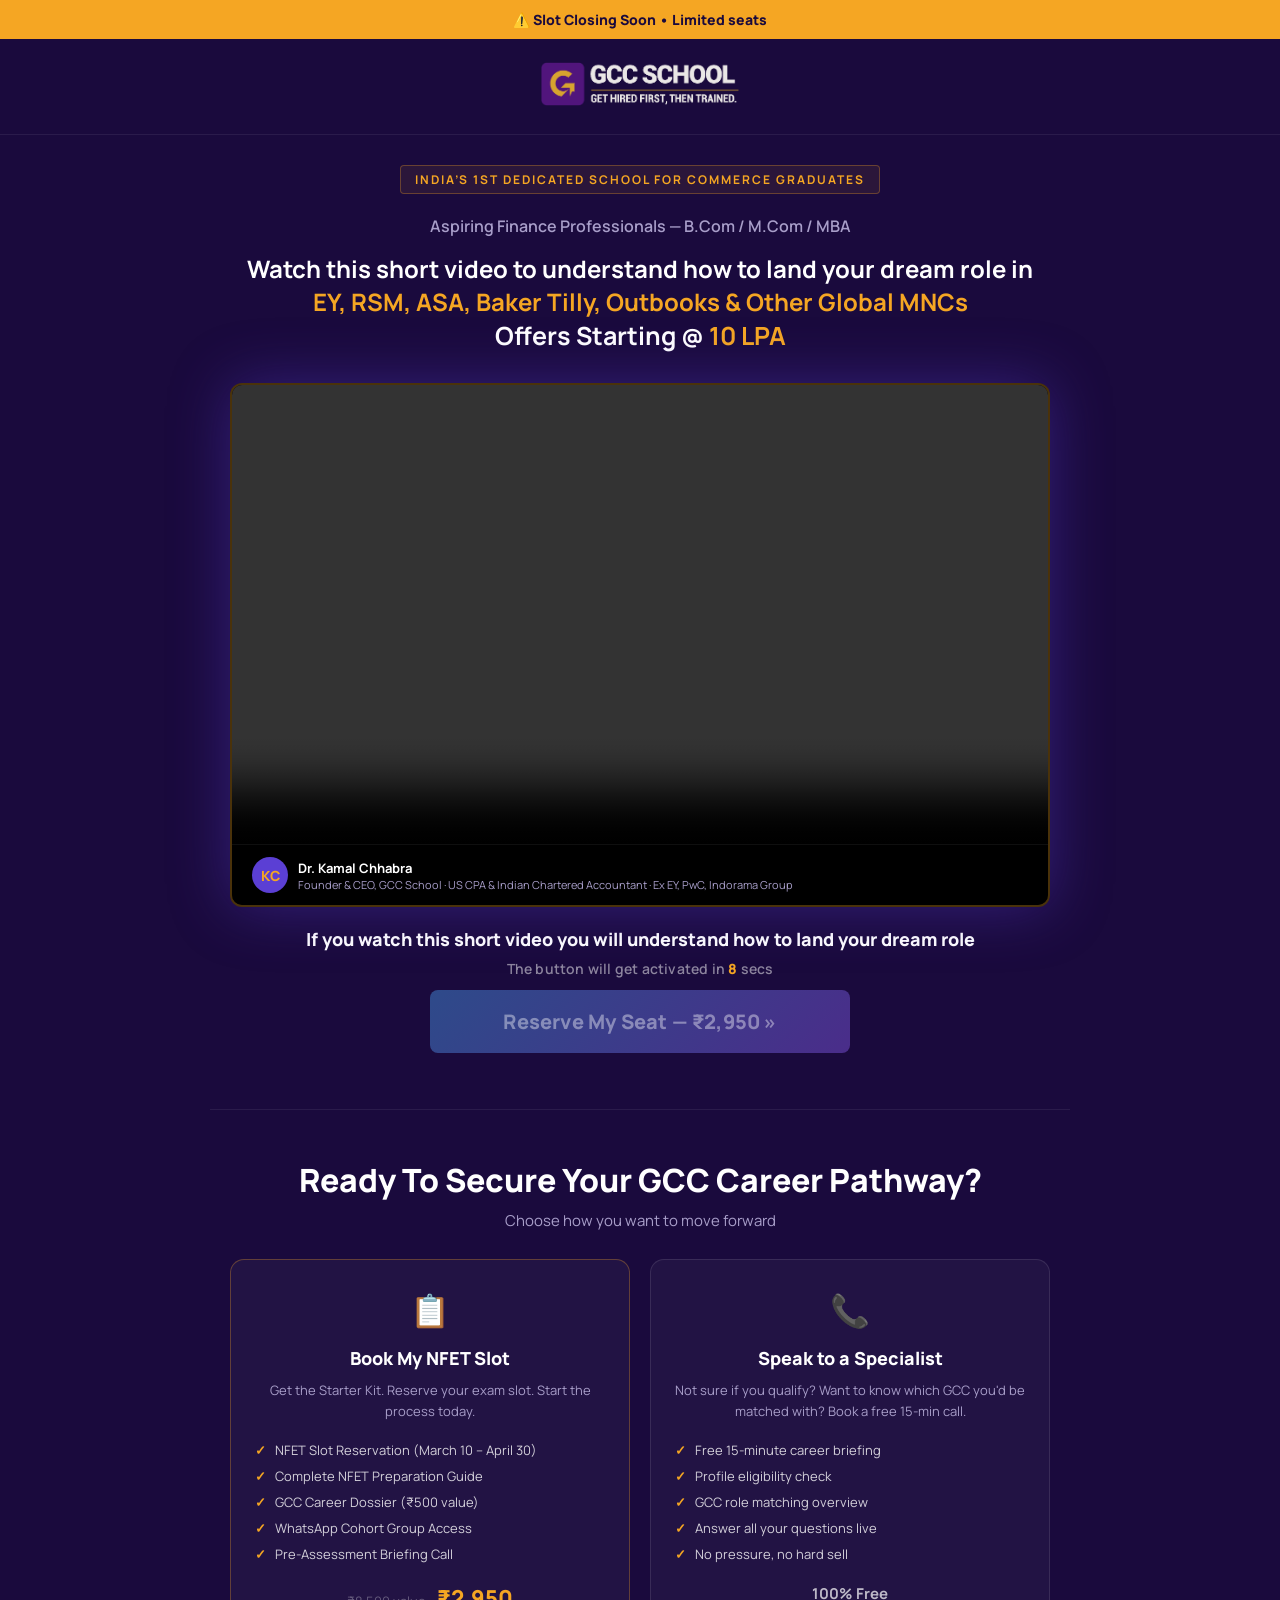
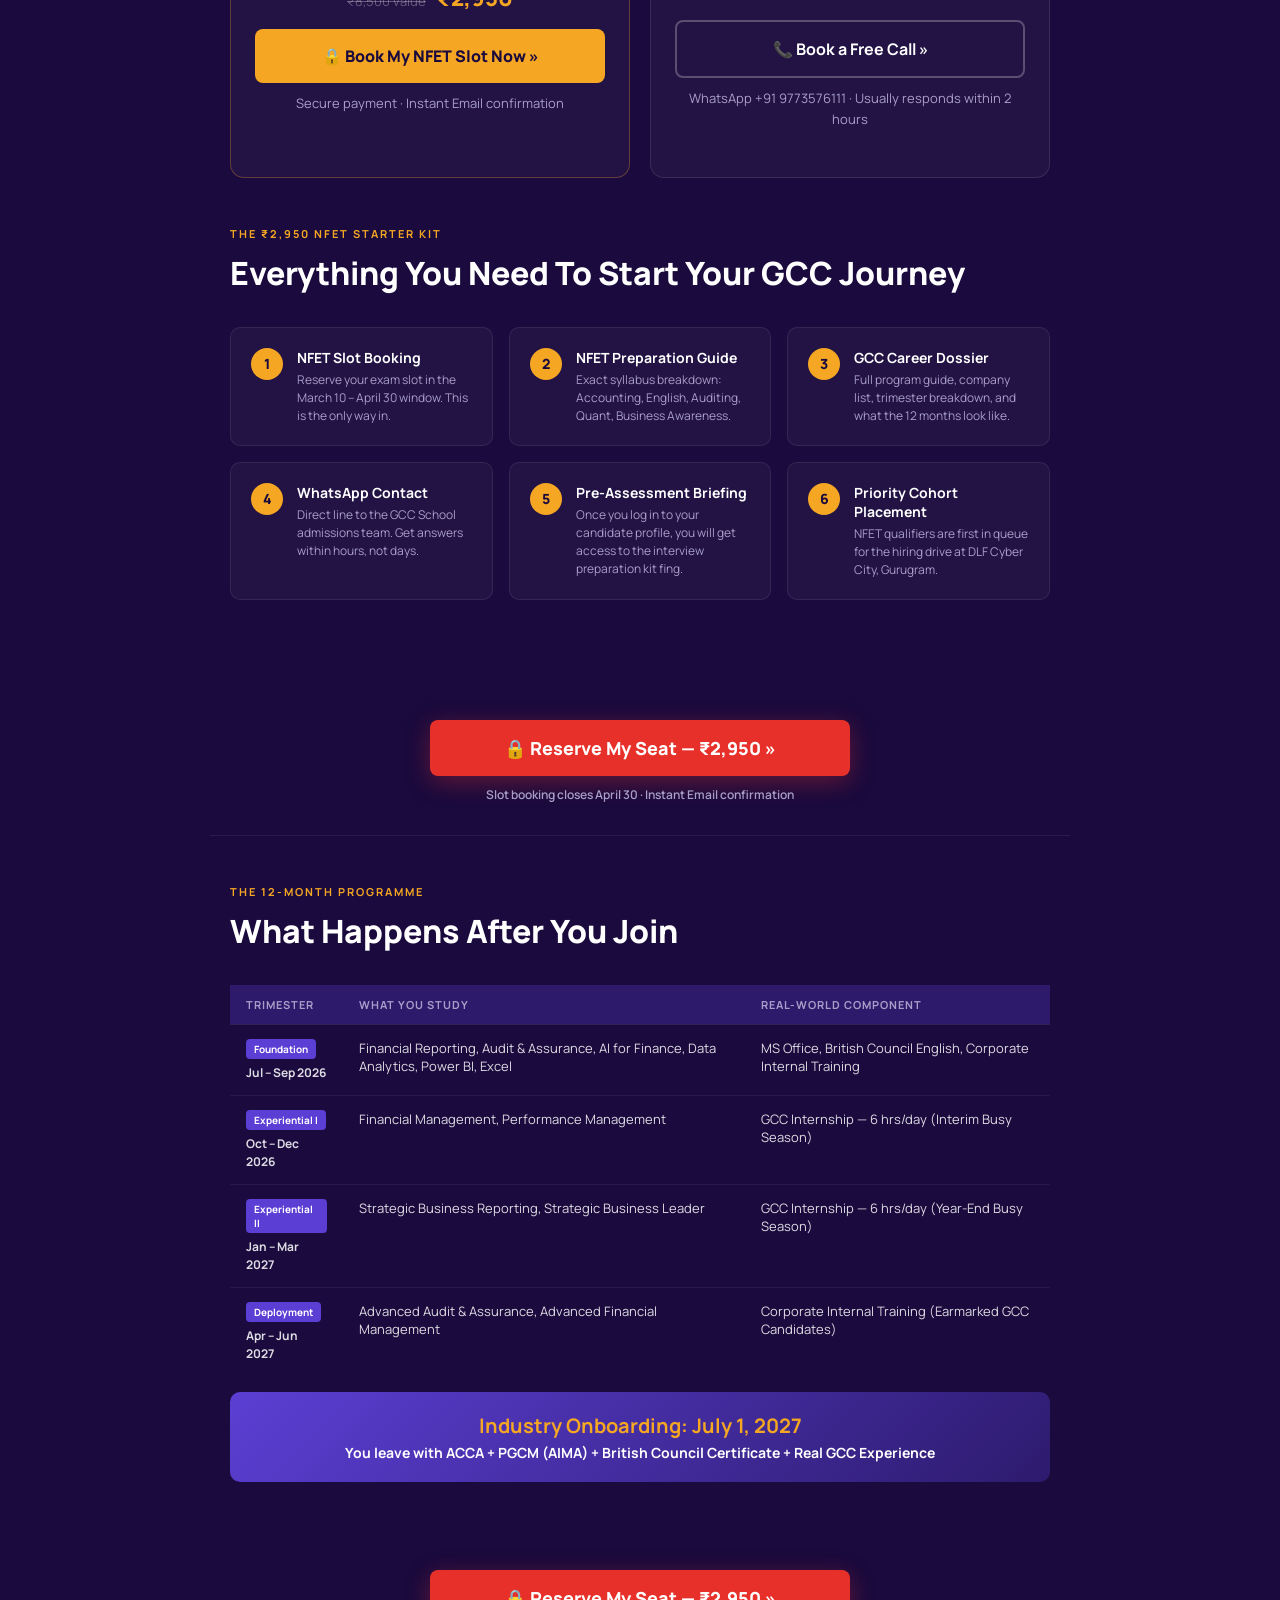
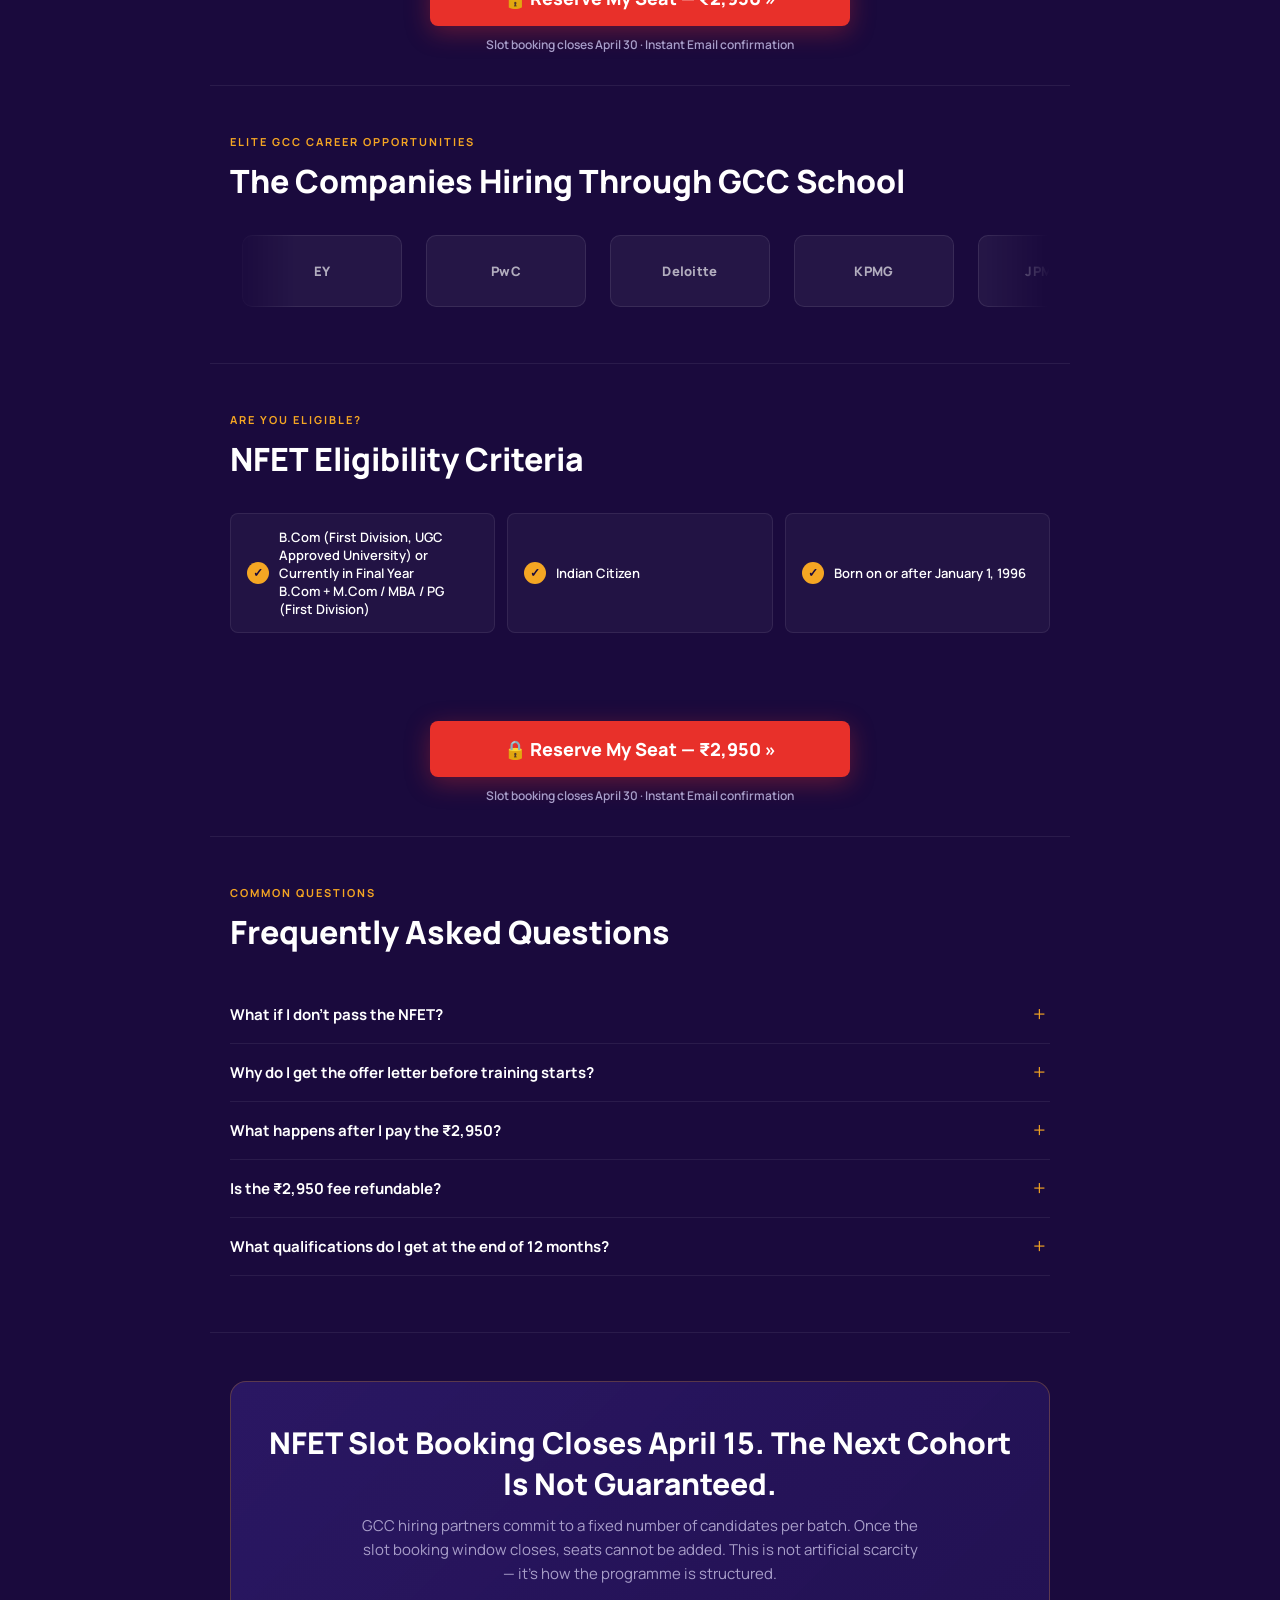
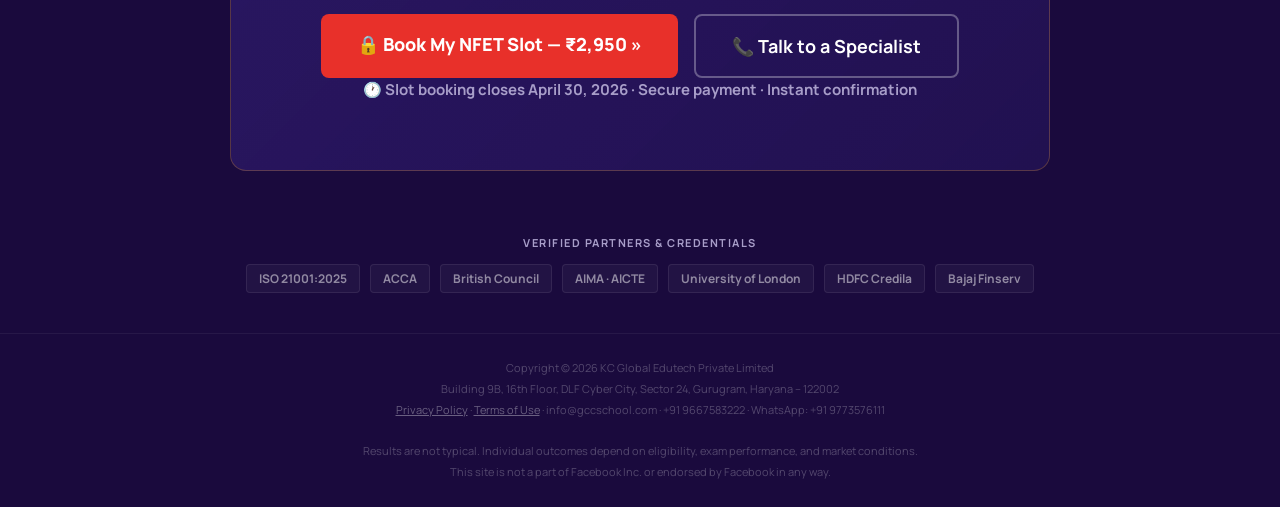
<file: index.html>
<!DOCTYPE html>
<html lang="en">

<head>
  <meta charset="UTF-8">
  <link rel="icon" type="image/png" href="./assets/gccschool.jpeg">
  <meta name="viewport" content="width=device-width, initial-scale=1.0">
  <meta http-equiv="Cache-Control" content="no-store, no-cache, must-revalidate, max-age=0">
  <meta http-equiv="Pragma" content="no-cache">
  <meta http-equiv="Expires" content="0">
  <title>GCC School — Watch How Placement Works</title>
  <link href="https://fonts.googleapis.com/css2?family=Bebas+Neue&family=Manrope:wght@400;500;600;700;800&display=swap"
    rel="stylesheet">
  <link rel="stylesheet" href="gcc_vsl_final.css">
  <!-- Meta Pixel Code -->
  <script>
    !function (f, b, e, v, n, t, s) {
      if (f.fbq) return; n = f.fbq = function () {
        n.callMethod ?
          n.callMethod.apply(n, arguments) : n.queue.push(arguments)
      };
      if (!f._fbq) f._fbq = n; n.push = n; n.loaded = !0; n.version = '2.0';
      n.queue = []; t = b.createElement(e); t.async = !0;
      t.src = v; s = b.getElementsByTagName(e)[0];
      s.parentNode.insertBefore(t, s)
    }(window, document, 'script',
      'https://connect.facebook.net/en_US/fbevents.js');
    fbq('init', '1308129784468579');
    fbq('track', 'Lead');
  </script>
  <noscript><img height="1" width="1" style="display:none"
      src="https://www.facebook.com/tr?id=1308129784468579&ev=PageView&noscript=1" /></noscript>
  <!-- End Meta Pixel Code -->

</head>

<body>
  <!-- URGENCY BAR -->
  <div class="urgency-bar">
    ⚠️ Slot Closing Soon • Limited seats
  </div>

  <!-- HEADER -->
  <div class="header">
    <div style="display:inline-block; position:relative; line-height:0;">
      <img src="../assets/GCC-School-Logo-White.jpeg" alt="GCC School" class="logo-image">
    </div>
  </div>


  <!-- HERO -->
  <div class="hero">

    <span class="pre-label">
      India’s 1st Dedicated School for Commerce Graduates
    </span>

    <p class="hero-sub">
      Aspiring Finance Professionals — B.Com / M.Com / MBA
    </p>

    <h2 class="h2">
      <b>Watch this short video to understand how to land your dream role </b> in <em> EY, RSM, ASA, Baker Tilly,
        Outbooks &
        Other
        Global MNCs</em>
    </h2>

    <p class="highlight-line">
      Offers Starting @ <strong>10 LPA</strong>
    </p>
  </div>

  <!-- VIDEO SECTION -->
  <div class="video-section">
    <div class="video-wrapper">
      <div class="video-container">
        <div id="videoEmbed" style="display:block; position:absolute; top:0; left:0; width:100%; height:100%;">

          <video id="videoPlayer" width="100%" height="100%" muted controls playsinline preload="auto"
            controlsList="nodownload"
            style="position:absolute; top:0; left:0; width:100%; height:100%; object-fit:cover;">
            <source
              src="https://pub-1c3aa4d882c24d66ac8e49a3fe6fbb71.r2.dev/static/videos/GCC%20VSL_BASIC%20CUTS.mp4"
              type="video/mp4">
          </video>

        </div>
      </div>
      <div class="video-caption">
        <div class="vc-avatar">KC</div>
        <div>
          <p class="vc-name">Dr. Kamal Chhabra</p>
          <p class="vc-title">Founder & CEO, GCC School · US CPA & Indian Chartered Accountant · Ex EY, PwC, Indorama
            Group</p>
        </div>
      </div>
    </div>

    <p class="watch-prompt">If you watch this short video you will understand how to land your dream role</p>

    <!-- LOCKED CTA — activates after 30 seconds -->
    <div class="initial-cta">
      <p class="btn-activate-msg" id="btnActivateMsg">
        The button will get activated in <span id="btnCountdown">10</span> secs
      </p>
      <button class="cta-btn-primary cta-btn-locked" id="mainCtaBtn" disabled>
        Reserve My Seat — ₹2,950 »
      </button>
    </div>
  </div>

  <hr class="divider">

  <!-- DUAL CTA (hidden, JS reveals after 5 min) -->
  <div class="dual-cta" id="dualCta">
    <div class="dual-cta-header">
      <h2>Ready To Secure Your GCC Career Pathway?</h2>
      <p>Choose how you want to move forward</p>
    </div>
    <div class="cta-grid">
      <div class="cta-card primary" id="buy-section">
        <span class="cta-icon">📋</span>
        <h3>Book My NFET Slot</h3>
        <p>Get the Starter Kit. Reserve your exam slot. Start the process today.</p>
        <ul>
          <li>NFET Slot Reservation (March 10 – April 30)</li>
          <li>Complete NFET Preparation Guide</li>
          <li>GCC Career Dossier (₹500 value)</li>
          <li>WhatsApp Cohort Group Access</li>
          <li>Pre-Assessment Briefing Call</li>
        </ul>
        <div style="font-size:13px; color: var(--text-muted); margin-bottom:16px;">
          <span style="text-decoration:line-through; color:rgba(255,255,255,0.3);">₹8,500 value</span>
          <span style="color:var(--gold); font-size:22px; font-weight:800; margin-left:8px;">₹2,950</span>
        </div>
        <a href="#" class="btn-gold">🔒 Book My NFET Slot Now »</a>
        <p class="btn-note">Secure payment · Instant Email confirmation</p>
      </div>
      <div class="cta-card">
        <span class="cta-icon">📞</span>
        <h3>Speak to a Specialist</h3>
        <p>Not sure if you qualify? Want to know which GCC you'd be matched with? Book a free 15-min call.</p>
        <ul>
          <li>Free 15-minute career briefing</li>
          <li>Profile eligibility check</li>
          <li>GCC role matching overview</li>
          <li>Answer all your questions live</li>
          <li>No pressure, no hard sell</li>
        </ul>
        <div style="font-size:15px; font-weight:700; margin-bottom:16px; color:rgba(255,255,255,0.7);">
          100% Free
        </div>
        <a href="#" class="btn-outline" onclick="handleSpecialistClick(event)">📞 Book a Free Call »</a>
        <p class="btn-note">WhatsApp +91 9773576111 · Usually responds within 2 hours</p>
      </div>
    </div>
  </div>

  <!-- WHAT'S IN THE KIT -->
  <div class="section">
    <p class="section-label">The ₹2,950 NFET Starter Kit</p>
    <h2 class="section-title">Everything You Need To Start Your GCC Journey</h2>
    <div class="kit-grid">
      <div class="kit-item">
        <div class="kit-num">1</div>
        <div class="kit-text">
          <h4>NFET Slot Booking</h4>
          <p>Reserve your exam slot in the March 10 – April 30 window. This is the only way in.</p>
        </div>
      </div>
      <div class="kit-item">
        <div class="kit-num">2</div>
        <div class="kit-text">
          <h4>NFET Preparation Guide</h4>
          <p>Exact syllabus breakdown: Accounting, English, Auditing, Quant, Business Awareness.</p>
        </div>
      </div>
      <div class="kit-item">
        <div class="kit-num">3</div>
        <div class="kit-text">
          <h4>GCC Career Dossier</h4>
          <p>Full program guide, company list, trimester breakdown, and what the 12 months look like.</p>
        </div>
      </div>
      <div class="kit-item">
        <div class="kit-num">4</div>
        <div class="kit-text">
          <h4>WhatsApp Contact</h4>
          <p>Direct line to the GCC School admissions team. Get answers within hours, not days.</p>
        </div>
      </div>
      <div class="kit-item">
        <div class="kit-num">5</div>
        <div class="kit-text">
          <h4>Pre-Assessment Briefing</h4>
          <p>Once you log in to your candidate profile, you will get access to the interview preparation kit fing.</p>
        </div>
      </div>
      <div class="kit-item">
        <div class="kit-num">6</div>
        <div class="kit-text">
          <h4>Priority Cohort Placement</h4>
          <p>NFET qualifiers are first in queue for the hiring drive at DLF Cyber City, Gurugram.</p>
        </div>
      </div>
    </div>
  </div>

  <!-- INLINE CTA -->
  <div class="inline-cta">
    <a href="#">🔒 Reserve My Seat — ₹2,950 »</a>
    <p class="inline-cta-sub">Slot booking closes April 30 · Instant Email confirmation</p>
  </div>

  <hr class="divider">
  <div class="section">
    <p class="section-label">The 12-Month Programme</p>
    <h2 class="section-title">What Happens After You Join</h2>
    <table class="trimester-table">
      <thead>
        <tr>
          <th>Trimester</th>
          <th>What You Study</th>
          <th>Real-World Component</th>
        </tr>
      </thead>
      <tbody>
        <tr>
          <td><span class="tri-badge">Foundation</span><br><span class="tri-date">Jul – Sep 2026</span></td>
          <td>Financial Reporting, Audit & Assurance, AI for Finance, Data Analytics, Power BI, Excel</td>
          <td>MS Office, British Council English, Corporate Internal Training</td>
        </tr>
        <tr>
          <td><span class="tri-badge">Experiential I</span><br><span class="tri-date">Oct – Dec 2026</span></td>
          <td>Financial Management, Performance Management</td>
          <td>GCC Internship — 6 hrs/day (Interim Busy Season)</td>
        </tr>
        <tr>
          <td><span class="tri-badge">Experiential II</span><br><span class="tri-date">Jan – Mar 2027</span></td>
          <td>Strategic Business Reporting, Strategic Business Leader</td>
          <td>GCC Internship — 6 hrs/day (Year-End Busy Season)</td>
        </tr>
        <tr>
          <td><span class="tri-badge">Deployment</span><br><span class="tri-date">Apr – Jun 2027</span></td>
          <td>Advanced Audit & Assurance, Advanced Financial Management</td>
          <td>Corporate Internal Training (Earmarked GCC Candidates)</td>
        </tr>
      </tbody>
    </table>
    <div class="onboard-banner">
      <strong>Industry Onboarding: July 1, 2027</strong>
      <p>You leave with ACCA + PGCM (AIMA) + British Council Certificate + Real GCC Experience</p>
    </div>
  </div>

  <!-- INLINE CTA -->
  <div class="inline-cta">
    <a href="#">🔒 Reserve My Seat — ₹2,950 »</a>
    <p class="inline-cta-sub">Slot booking closes April 30 · Instant Email confirmation</p>
  </div>

  <hr class="divider">

  <!-- COMPANIES SLIDER -->
  <div class="section">
    <p class="section-label">Elite GCC Career Opportunities</p>
    <h2 class="section-title">The Companies Hiring Through GCC School</h2>


    <div class="slider-wrapper">
      <div class="slider-track">

        <!-- ── FIRST SET (original) ── -->
        <div class="slider-set">
          <div class="logo-slot"><span>EY</span></div>
          <div class="logo-slot"><span>PwC</span></div>
          <div class="logo-slot"><span>Deloitte</span></div>
          <div class="logo-slot"><span>KPMG</span></div>
          <div class="logo-slot"><span>JPMorgan</span></div>
          <div class="logo-slot"><span>Goldman Sachs</span></div>
          <div class="logo-slot"><span>Google</span></div>
          <div class="logo-slot"><span>Barclays</span></div>
          <div class="logo-slot"><span>Accenture</span></div>
          <div class="logo-slot"><span>Std. Chartered</span></div>
          <div class="logo-slot"><span>Amex</span></div>
          <div class="logo-slot"><span>Cognizant</span></div>
          <div class="logo-slot"><span>Capgemini</span></div>
          <div class="logo-slot"><span>BCG</span></div>
          <div class="logo-slot"><span>McKinsey</span></div>
          <div class="logo-slot"><span>Amazon</span></div>
          <div class="logo-slot"><span>Microsoft</span></div>
          <div class="logo-slot"><span>Citi</span></div>
          <div class="logo-slot"><span>UBS</span></div>
          <div class="logo-slot"><span>BNP Paribas</span></div>
        </div>

        <!-- ── SECOND SET (exact clone — keeps loop seamless) ── -->
        <div class="slider-set">
          <div class="logo-slot"><span>EY</span></div>
          <div class="logo-slot"><span>PwC</span></div>
          <div class="logo-slot"><span>Deloitte</span></div>
          <div class="logo-slot"><span>KPMG</span></div>
          <div class="logo-slot"><span>JPMorgan</span></div>
          <div class="logo-slot"><span>Goldman Sachs</span></div>
          <div class="logo-slot"><span>Google</span></div>
          <div class="logo-slot"><span>Barclays</span></div>
          <div class="logo-slot"><span>Accenture</span></div>
          <div class="logo-slot"><span>Std. Chartered</span></div>
          <div class="logo-slot"><span>Amex</span></div>
          <div class="logo-slot"><span>Cognizant</span></div>
          <div class="logo-slot"><span>Capgemini</span></div>
          <div class="logo-slot"><span>BCG</span></div>
          <div class="logo-slot"><span>McKinsey</span></div>
          <div class="logo-slot"><span>Amazon</span></div>
          <div class="logo-slot"><span>Microsoft</span></div>
          <div class="logo-slot"><span>Citi</span></div>
          <div class="logo-slot"><span>UBS</span></div>
          <div class="logo-slot"><span>BNP Paribas</span></div>
        </div>

      </div><!-- /slider-track -->
    </div><!-- /slider-wrapper -->
  </div>

  <hr class="divider">

  <!-- ELIGIBILITY -->
  <div class="section">
    <p class="section-label">Are You Eligible?</p>
    <h2 class="section-title">NFET Eligibility Criteria</h2>
    <div class="elig-grid">
      <div class="elig-item"><span class="check">✓</span>B.Com (First Division, UGC Approved University) or Currently in
        Final Year <br>
        B.Com + M.Com / MBA / PG (First Division)
      </div>
      <div class="elig-item"><span class="check">✓</span> Indian Citizen</div>
      <div class="elig-item"><span class="check">✓</span> Born on or after January 1, 1996</div>
    </div>
  </div>

  <!-- INLINE CTA -->
  <div class="inline-cta">
    <a href="#">🔒 Reserve My Seat — ₹2,950 »</a>
    <p class="inline-cta-sub">Slot booking closes April 30 · Instant Email confirmation</p>
  </div>

  <hr class="divider">

  <!-- FAQ -->
  <div class="section">
    <p class="section-label">Common Questions</p>
    <h2 class="section-title">Frequently Asked Questions</h2>
    <div class="faq-list">
      <div class="faq-item">
        <p class="faq-q" onclick="toggleFaq(this)">What if I don't pass the NFET?</p>
        <p class="faq-a">Your Starter Kit includes a complete NFET Preparation Guide covering all five sections of the
          exam. Results are communicated in the third week of April. The guide is designed to maximise your chances of
          clearing on the first attempt.</p>
      </div>
      <div class="faq-item">
        <p class="faq-q" onclick="toggleFaq(this)">Why do I get the offer letter before training starts?</p>
        <p class="faq-a">Because GCCs need job-ready talent that's matched to their specific roles — not generic
          candidates. GCC School's corporate partners commit to candidates early through the hiring drive. You train for
          an actual confirmed role, not a hypothetical one. This is the Employment-to-Education (E2E) model.</p>
      </div>
      <div class="faq-item">
        <p class="faq-q" onclick="toggleFaq(this)">What happens after I pay the ₹2,950?</p>
        <p class="faq-a">You'll receive an immediate Email confirmation + access to the preparation guide and
          dossier. A GCC School team member will reach out within 2 hours. Your NFET slot booking window is March 10 –
          April 30, 2026. The cohort starts July 1, 2026.</p>
      </div>
      <div class="faq-item">
        <p class="faq-q" onclick="toggleFaq(this)">Is the ₹2,950 fee refundable?</p>
        <p class="faq-a">The Starter Kit fee is non-refundable as it confirms your reservation with GCC School's hiring
          partners and allocates an NFET exam slot to you specifically.</p>
      </div>
      <div class="faq-item">
        <p class="faq-q" onclick="toggleFaq(this)">What qualifications do I get at the end of 12 months?</p>
        <p class="faq-a">You receive ACCA qualification progress (up to Strategic Professional level), a PGCM from AIMA
          (AICTE-approved), British Council English Certification, and the option to pursue an MSc in Professional
          Accountancy from University of London. All while holding a conditional job offer.</p>
      </div>
    </div>
  </div>

  <hr class="divider">

  <!-- FINAL CTA -->
  <div class="final-cta-section">
    <div class="final-cta-box">
      <h2>NFET Slot Booking Closes April 15. The Next Cohort Is Not Guaranteed.</h2>
      <p>
        GCC hiring partners commit to a fixed number of candidates per batch. Once the slot booking window closes,
        seats cannot be added. This is not artificial scarcity — it's how the programme is structured.
      </p>
      <div class="final-btns">
        <a href="#" class="btn-cta-large">🔒 Book My NFET Slot — ₹2,950 »</a>
        <a href="#" class="btn-cta-secondary" onclick="handleSpecialistClick(event)">📞 Talk to a Specialist</a>
      </div>
      <p class="final-deadline">🕐 Slot booking closes April 30, 2026 · Secure payment · Instant confirmation</p>
    </div>
  </div>

  <!-- TRUST ROW -->
  <div class="trust-row">
    <p>Verified Partners & Credentials</p>
    <div class="trust-tags">
      <span>ISO 21001:2025</span>
      <span>ACCA</span>
      <span>British Council</span>
      <span>AIMA · AICTE</span>
      <span>University of London</span>
      <span>HDFC Credila</span>
      <span>Bajaj Finserv</span>
    </div>
  </div>

  <!-- FOOTER -->
  <div class="footer">
    Copyright ©️ 2026 KC Global Edutech Private Limited<br>
    Building 9B, 16th Floor, DLF Cyber City, Sector 24, Gurugram, Haryana – 122002<br>
    <a href="/privacy-policy.html">Privacy Policy</a> · <a href="/term-condition.html">Terms of Use</a> ·
    info@gccschool.com · +91 9667583222 · WhatsApp: +91
    9773576111
    <br><br>
    Results are not typical. Individual outcomes depend on eligibility, exam performance, and market conditions.<br>
    This site is not a part of Facebook Inc. or endorsed by Facebook in any way.
  </div>

  <!-- STATUS MODAL -->
  <div id="statusModalOverlay" class="status-modal-overlay">
    <div class="status-modal" id="statusModal">
      <button class="status-close-btn" onclick="closeStatusModal()" aria-label="Close modal">
        <svg viewBox="0 0 24 24">
          <line x1="18" y1="6" x2="6" y2="18"></line>
          <line x1="6" y1="6" x2="18" y2="18"></line>
        </svg>
      </button>
      <div class="status-left">
        <div class="status-icon-wrap" id="statusIconWrap">
          <!-- Circles injected by JS -->
        </div>
        <div class="status-online"><span class="green-dot" id="statusDot"></span> <span id="statusLeftText">Team is
            online</span></div>
      </div>
      <div class="status-right">
        <div class="status-badge" id="statusBadge">✦ CONFIRMED</div>
        <h2 class="status-title" id="statusTitle">Thank <span class="text-yellow" id="statusTitleHighlight">You!</span>
        </h2>
        <p class="status-desc" id="statusDesc">
          Our team will <span class="text-highlight">reach out to you within 2 hours.</span><br>
          Please keep your phone accessible.
        </p>

        <div class="status-pid" id="statusPaymentId" style="display:none;"></div>

        <button class="status-retry-btn" id="statusRetryBtn" style="display:none;" onclick="closeStatusModal()">Try
          Again</button>

        <div class="status-help">
          Need help? <span class="highlight">info@gccschool.com</span> &nbsp;·&nbsp; <span class="highlight">+91 97735
            76111</span>
        </div>
      </div>
    </div>
  </div>

  <script src="./gcc_vsl_final.js"></script>

</body>

</html>
</file>
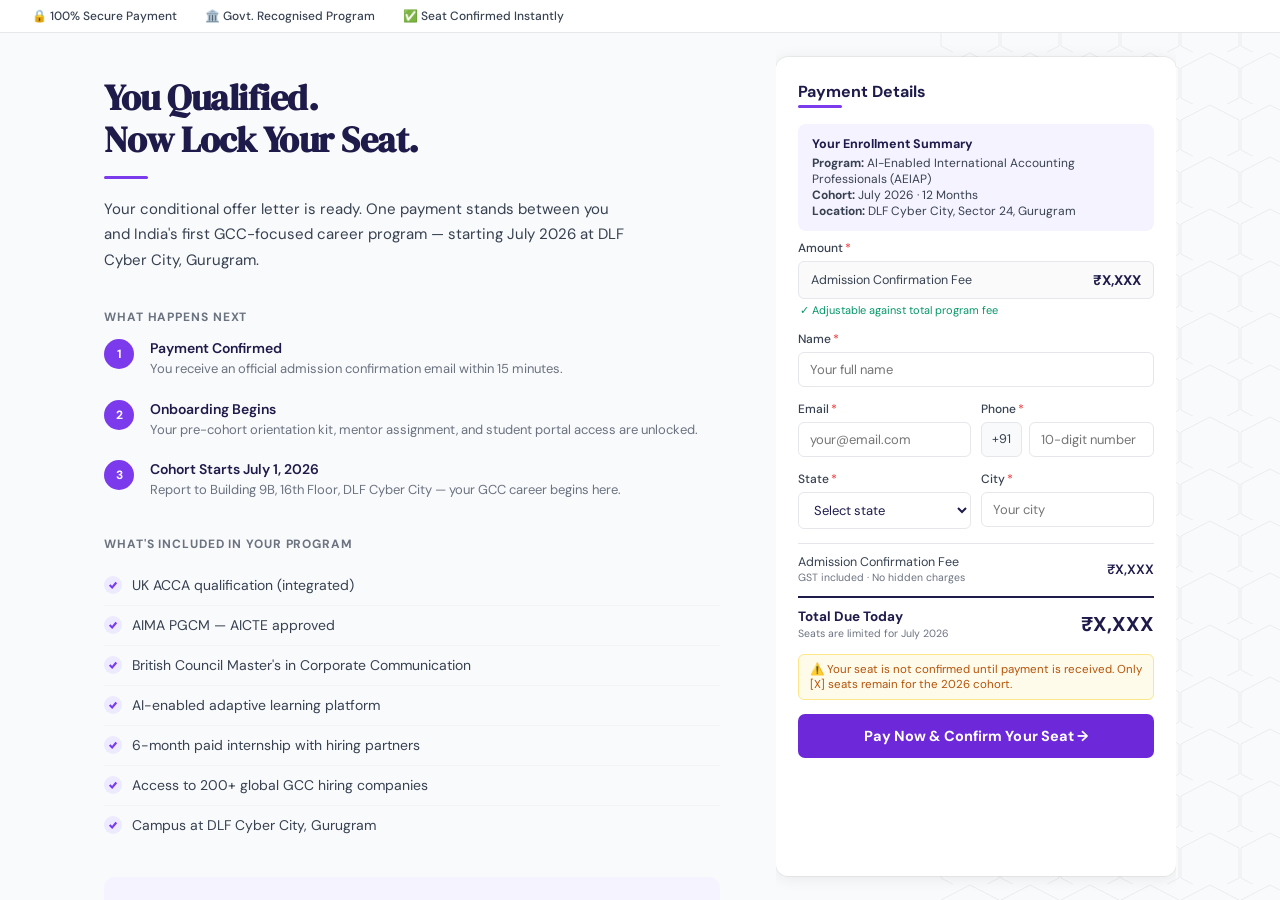
<file: payment/index.html>
<!DOCTYPE html>
<html lang="en">
<head>
<meta charset="UTF-8">
<meta name="viewport" content="width=device-width, initial-scale=1.0">
<title>GCC School — Confirm Your Seat</title>
<link href="https://fonts.googleapis.com/css2?family=DM+Serif+Display:ital@0;1&family=DM+Sans:wght@300;400;500;600&display=swap" rel="stylesheet">
<style>
  *, *::before, *::after { box-sizing: border-box; margin: 0; padding: 0; }

  :root {
    --purple-dark: #4C1D95;
    --purple-btn: #6D28D9;
    --accent: #7C3AED;
    --text-dark: #1E1B4B;
    --text-mid: #374151;
    --text-soft: #6B7280;
    --border: #E5E7EB;
    --bg: #F9FAFB;
    --white: #FFFFFF;
    --green: #059669;
  }

  html, body {
    height: 100%;
    overflow: hidden;
  }

  body {
    font-family: 'DM Sans', sans-serif;
    background: var(--bg);
    color: var(--text-dark);
    display: flex;
    flex-direction: column;
  }

  /* ── FIXED TOP ── */
  .top-bar {
    flex-shrink: 0;
    z-index: 100;
  }

  .trust-bar {
    background: var(--white);
    border-bottom: 1px solid var(--border);
    padding: 8px 32px;
    display: flex;
    align-items: center;
    gap: 28px;
    font-size: 12px;
    color: var(--text-mid);
    font-weight: 500;
    flex-wrap: wrap;
  }
  .trust-bar span { display: flex; align-items: center; gap: 5px; }

  .site-header {
    background: var(--white);
    padding: 13px 40px;
    border-bottom: 1px solid var(--border);
    font-weight: 700;
    font-size: 15px;
    color: var(--text-dark);
    letter-spacing: -0.2px;
    box-shadow: 0 1px 3px rgba(0,0,0,0.06);
  }

  /* ── SCROLLABLE BODY AREA ── */
  .body-area {
    flex: 1;
    overflow: hidden;
    display: flex;
  }

  /* ── TWO-COLUMN LAYOUT ── */
  .page-wrap {
    width: 100%;
    max-width: 1120px;
    margin: 0 auto;
    padding: 0 24px;
    display: grid;
    grid-template-columns: 1fr 400px;
    gap: 56px;
    height: 100%;
  }

  /* LEFT — scrollable */
  .left-col {
    overflow-y: auto;
    padding: 44px 0 80px;
    height: 100%;
  }
  /* Hide scrollbar visually but keep functionality */
  .left-col::-webkit-scrollbar { width: 4px; }
  .left-col::-webkit-scrollbar-track { background: transparent; }
  .left-col::-webkit-scrollbar-thumb { background: #D1D5DB; border-radius: 4px; }
  .left-col::-webkit-scrollbar-thumb:hover { background: #9CA3AF; }

  /* RIGHT — fixed height, no scroll */
  .right-col {
    height: 100%;
    overflow: hidden;
    padding: 24px 0;
    display: flex;
    flex-direction: column;
  }

  /* ── LEFT CONTENT ── */
  .headline {
    font-family: 'DM Serif Display', serif;
    font-size: 36px;
    line-height: 1.18;
    color: var(--text-dark);
    letter-spacing: -0.5px;
    margin-bottom: 6px;
  }
  .purple-bar {
    width: 44px;
    height: 3px;
    background: var(--accent);
    border-radius: 2px;
    margin: 14px 0 18px;
  }
  .subheadline {
    font-size: 15px;
    line-height: 1.7;
    color: var(--text-mid);
    max-width: 520px;
    margin-bottom: 36px;
  }

  .section-title {
    font-weight: 700;
    font-size: 12px;
    letter-spacing: 0.9px;
    text-transform: uppercase;
    color: var(--text-soft);
    margin-bottom: 14px;
  }

  .included-list { list-style: none; margin-bottom: 32px; }
  .included-list li {
    display: flex;
    align-items: flex-start;
    gap: 10px;
    font-size: 14px;
    color: var(--text-mid);
    padding: 9px 0;
    border-bottom: 1px solid #F3F4F6;
    line-height: 1.5;
  }
  .included-list li:last-child { border-bottom: none; }
  .check {
    width: 18px; height: 18px;
    border-radius: 50%;
    background: #EDE9FE;
    display: flex; align-items: center; justify-content: center;
    flex-shrink: 0; margin-top: 1px;
  }
  .check svg { width: 10px; height: 10px; stroke: var(--accent); stroke-width: 2.5; fill: none; }

  .steps { margin-bottom: 36px; }
  .step { display: flex; gap: 16px; align-items: flex-start; margin-bottom: 20px; }
  .step-num {
    width: 30px; height: 30px;
    border-radius: 50%;
    background: var(--accent);
    color: white;
    font-size: 12px; font-weight: 700;
    display: flex; align-items: center; justify-content: center;
    flex-shrink: 0;
  }
  .step-body strong { display: block; font-size: 14px; font-weight: 600; color: var(--text-dark); margin-bottom: 2px; }
  .step-body p { font-size: 13px; color: var(--text-soft); line-height: 1.55; }

  .trust-signals {
    background: #F5F3FF;
    border-radius: 10px;
    padding: 18px 20px;
    margin-bottom: 32px;
  }
  .trust-signals .signal {
    font-size: 13px;
    color: var(--text-mid);
    padding: 5px 0;
    display: flex; align-items: flex-start;
    gap: 10px; line-height: 1.5;
  }

  .contact-block { margin-bottom: 24px; }
  .contact-block .label { font-weight: 700; font-size: 13px; color: var(--text-dark); margin-bottom: 8px; }
  .contact-row { display: flex; align-items: center; gap: 8px; font-size: 13px; color: var(--text-mid); margin-bottom: 5px; }
  .contact-row svg { width: 14px; height: 14px; flex-shrink: 0; stroke: var(--text-soft); fill: none; stroke-width: 1.8; }

  .terms {
    font-size: 12px; color: var(--text-soft); line-height: 1.6;
    border-top: 1px solid var(--border); padding-top: 18px;
    margin-bottom: 24px;
  }
  .terms strong { color: var(--text-mid); }

  /* ── RIGHT PAYMENT CARD ── */
  .payment-card {
    background: var(--white);
    border-radius: 12px;
    box-shadow: 0 2px 16px rgba(0,0,0,0.08), 0 0 0 1px rgba(0,0,0,0.05);
    padding: 24px 22px;
    overflow-y: auto;
    flex: 1;
  }
  .payment-card::-webkit-scrollbar { width: 0; }

  .card-title { font-weight: 700; font-size: 16px; color: var(--text-dark); margin-bottom: 3px; }

  .order-summary-box {
    background: #F5F3FF;
    border-radius: 8px;
    padding: 12px 14px;
    margin-bottom: 9px;
    font-size: 12px;
    color: var(--text-mid);
    /* line-height: 1.65; */
  }
  .order-summary-box .prog-name { font-weight: 700; font-size: 12.5px; color: var(--text-dark); margin-bottom: 3px; }

  .field-group { margin-bottom: 14px; }
  .field-label { font-size: 12px; font-weight: 500; color: var(--text-mid); margin-bottom: 5px; display: flex; align-items: center; gap: 2px; }
  .req { color: #EF4444; }
  .field-row-pair {
    display: grid;
    grid-template-columns: 1fr 1fr;
    gap: 10px;
  }
  .field-row-pair .field-group { margin-bottom: 14px; }
  .field-row-amount {
    display: flex; align-items: center; justify-content: space-between;
    padding: 9px 12px;
    border: 1px solid var(--border); border-radius: 6px; background: #FAFAFA;
  }
  .amount-label { font-size: 12.5px; color: var(--text-mid); }
  .amount-value { font-size: 14px; font-weight: 700; color: var(--text-dark); }

  input[type="text"], input[type="email"], select {
    width: 100%;
    padding: 8px 11px;
    border: 1px solid var(--border);
    border-radius: 6px;
    font-size: 13px;
    font-family: inherit;
    color: var(--text-dark);
    background: var(--white);
    outline: none;
    transition: border-color 0.15s;
  }
  input:focus, select:focus { border-color: var(--accent); }

  .phone-wrap { display: flex; gap: 7px; }
  .phone-prefix {
    padding: 8px 10px;
    border: 1px solid var(--border); border-radius: 6px;
    font-size: 12.5px; font-family: inherit;
    color: var(--text-mid); background: #F9FAFB; white-space: nowrap;
  }

  .fee-line {
    display: flex; align-items: center; justify-content: space-between;
    padding: 10px 0; border-top: 1px solid var(--border); margin-top: 0px;
  }
  .fee-line-label { font-size: 12.5px; color: var(--text-mid); }
  .fee-line-note { font-size: 10.5px; color: var(--text-soft); margin-top: 1px; }
  .fee-line-amount { font-size: 13.5px; font-weight: 600; color: var(--text-dark); }

  .total-row {
    display: flex; justify-content: space-between; align-items: center;
    padding: 10px 0 14px;
    border-top: 2px solid var(--text-dark); margin-top: 2px;
  }
  .total-label { font-size: 13.5px; font-weight: 700; color: var(--text-dark); }
  .total-label small { display: block; font-size: 10.5px; font-weight: 400; color: var(--text-soft); margin-top: 2px; }
  .total-amount { font-size: 20px; font-weight: 800; color: var(--text-dark); }

  .seats-warning {
    font-size: 11.5px; color: #B45309;
    background: #FFFBEB; border: 1px solid #FDE68A;
    border-radius: 6px; padding: 7px 11px; margin-bottom: 14px;
  }

  .pay-btn {
    width: 100%; background: var(--purple-btn); color: white;
    border: none; border-radius: 7px; padding: 13px;
    font-size: 14.5px; font-weight: 700; font-family: inherit;
    cursor: pointer; letter-spacing: 0.1px;
    transition: background 0.15s, transform 0.1s;
    display: flex; align-items: center; justify-content: center; gap: 8px;
  }
  .pay-btn:hover { background: var(--purple-dark); }
  .pay-btn:active { transform: scale(0.99); }

  .payment-methods { display: flex; align-items: center; gap: 7px; margin-top: 10px; flex-wrap: wrap; }
  .pm-tag {
    font-size: 10.5px; font-weight: 600; color: var(--text-soft);
    background: #F3F4F6; padding: 3px 7px; border-radius: 4px; letter-spacing: 0.3px;
  }

  /* BG pattern */
  .bg-pattern {
    position: fixed; top: 0; right: 0;
    width: 340px; height: 100vh;
    z-index: -1; opacity: 0.15; pointer-events: none;
  }

  @media (max-width: 860px) {
    .page-wrap { grid-template-columns: 1fr; }
    .body-area { overflow-y: auto; height: auto; }
    .left-col, .right-col { height: auto; overflow: visible; }
    .right-col { padding-bottom: 40px; }
    .bg-pattern { display: none; }
    .headline { font-size: 28px; }
  }
</style>
</head>
<body>

<!-- Fixed background pattern -->
<svg class="bg-pattern" viewBox="0 0 340 900" xmlns="http://www.w3.org/2000/svg" preserveAspectRatio="xMaxYMid slice">
  <defs>
    <pattern id="hex" width="60" height="52" patternUnits="userSpaceOnUse">
      <polygon points="30,1 59,16 59,46 30,61 1,46 1,16" fill="none" stroke="#9CA3AF" stroke-width="1"/>
    </pattern>
  </defs>
  <rect width="340" height="900" fill="url(#hex)"/>
</svg>

<!-- FIXED HEADER -->
<div class="top-bar">
  <div class="trust-bar">
    <span>🔒 100% Secure Payment</span>
    <span>🏛️ Govt. Recognised Program</span>
    <span>✅ Seat Confirmed Instantly</span>
  </div>
  <!-- <div class="site-header">GCC School</div> -->
</div>

<!-- SCROLLABLE BODY -->
<div class="body-area">
  <div class="page-wrap">

    <!-- LEFT — scrolls -->
    <div class="left-col">
      <h1 class="headline">You Qualified.<br>Now Lock Your Seat.</h1>
      <div class="purple-bar"></div>
      <p class="subheadline">Your conditional offer letter is ready. One payment stands between you and India's first GCC-focused career program — starting July 2026 at DLF Cyber City, Gurugram.</p>

      <div class="section-title">What happens next</div>
      <div class="steps">
        <div class="step">
          <div class="step-num">1</div>
          <div class="step-body">
            <strong>Payment Confirmed</strong>
            <p>You receive an official admission confirmation email within 15 minutes.</p>
          </div>
        </div>
        <div class="step">
          <div class="step-num">2</div>
          <div class="step-body">
            <strong>Onboarding Begins</strong>
            <p>Your pre-cohort orientation kit, mentor assignment, and student portal access are unlocked.</p>
          </div>
        </div>
        <div class="step">
          <div class="step-num">3</div>
          <div class="step-body">
            <strong>Cohort Starts July 1, 2026</strong>
            <p>Report to Building 9B, 16th Floor, DLF Cyber City — your GCC career begins here.</p>
          </div>
        </div>
      </div>

      <div class="section-title">What's included in your program</div>
      <ul class="included-list">
        <li><div class="check"><svg viewBox="0 0 12 12"><polyline points="2,6 5,9 10,3"/></svg></div>UK ACCA qualification (integrated)</li>
        <li><div class="check"><svg viewBox="0 0 12 12"><polyline points="2,6 5,9 10,3"/></svg></div>AIMA PGCM — AICTE approved</li>
        <li><div class="check"><svg viewBox="0 0 12 12"><polyline points="2,6 5,9 10,3"/></svg></div>British Council Master's in Corporate Communication</li>
        <li><div class="check"><svg viewBox="0 0 12 12"><polyline points="2,6 5,9 10,3"/></svg></div>AI-enabled adaptive learning platform</li>
        <li><div class="check"><svg viewBox="0 0 12 12"><polyline points="2,6 5,9 10,3"/></svg></div>6-month paid internship with hiring partners</li>
        <li><div class="check"><svg viewBox="0 0 12 12"><polyline points="2,6 5,9 10,3"/></svg></div>Access to 200+ global GCC hiring companies</li>
        <li><div class="check"><svg viewBox="0 0 12 12"><polyline points="2,6 5,9 10,3"/></svg></div>Campus at DLF Cyber City, Gurugram</li>
      </ul>

      <div class="trust-signals">
        <div class="signal">🎓 <span><strong>Triple Qualification</strong> — UK ACCA · AIMA · British Council</span></div>
        <div class="signal">🏢 <span>Located inside India's #1 GCC hub — DLF Cyber City</span></div>
        <div class="signal">🤝 <span>200+ global hiring partners including Goldman Sachs, BCG, Barclays, Amex</span></div>
        <div class="signal">📋 <span>Backed by KC GlobEd — 30 years of legacy, 20,000+ global students</span></div>
      </div>

      <div class="contact-block">
        <div class="label">Questions before paying?</div>
        <div class="contact-row">
          <svg viewBox="0 0 24 24"><path d="M22 16.92v3a2 2 0 01-2.18 2 19.79 19.79 0 01-8.63-3.07A19.5 19.5 0 013.07 11.5 19.79 19.79 0 01.01 2.82 2 2 0 012 .67h3a2 2 0 012 1.72 12.84 12.84 0 00.7 2.81 2 2 0 01-.45 2.11L6.09 8.47a16 16 0 006.29 6.29l1.16-1.16a2 2 0 012.11-.45 12.84 12.84 0 002.81.7A2 2 0 0122 16.92z"/></svg>
          Call: +91 97735 76111 · WhatsApp: +91 96675 83222
        </div>
        <div class="contact-row">
          <svg viewBox="0 0 24 24"><path d="M4 4h16c1.1 0 2 .9 2 2v12c0 1.1-.9 2-2 2H4c-1.1 0-2-.9-2-2V6c0-1.1.9-2 2-2z"/><polyline points="22,6 12,13 2,6"/></svg>
          info@gccschool.com
        </div>
      </div>

      <div class="terms">
        <strong>Terms &amp; Conditions:</strong> By completing payment you agree to GCC School's enrollment terms. Admission confirmation fee is non-refundable after 48 hours. You agree to share information entered on this page with GCC School and our payment partner, adhering to applicable laws.
      </div>
    </div>

    <!-- RIGHT — fixed, no scroll -->
    <div class="right-col">
      <div class="payment-card">
        <div class="card-title">Payment Details</div>
        <div class="purple-bar" style="margin-top:0; margin-bottom:16px;"></div>

        <div class="order-summary-box">
          <div class="prog-name">Your Enrollment Summary</div>
          <div><strong>Program:</strong> AI-Enabled International Accounting Professionals (AEIAP)</div>
          <div><strong>Cohort:</strong> July 2026 · 12 Months</div>
          <div><strong>Location:</strong> DLF Cyber City, Sector 24, Gurugram</div>
        </div>

        <div class="field-group">
          <div class="field-label">Amount <span class="req">*</span></div>
          <div class="field-row-amount">
            <span class="amount-label">Admission Confirmation Fee</span>
            <span class="amount-value">₹X,XXX</span>
          </div>
          <div style="font-size:11px; color: var(--green); margin-top:4px; padding-left:2px;">✓ Adjustable against total program fee</div>
        </div>

        <div class="field-group">
          <div class="field-label">Name <span class="req">*</span></div>
          <input type="text" placeholder="Your full name">
        </div>
        <div class="field-row-pair">
          <div class="field-group">
            <div class="field-label">Email <span class="req">*</span></div>
            <input type="email" placeholder="your@email.com">
          </div>
          <div class="field-group">
            <div class="field-label">Phone <span class="req">*</span></div>
            <div class="phone-wrap">
              <div class="phone-prefix">+91</div>
              <input type="text" placeholder="10-digit number">
            </div>
          </div>
        </div>
 
        <div class="field-row-pair">
          <div class="field-group">
            <div class="field-label">State <span class="req">*</span></div>
            <select>
              <option value="">Select state</option>
              <option>Delhi</option>
              <option>Haryana</option>
              <option>Maharashtra</option>
              <option>Karnataka</option>
              <option>Uttar Pradesh</option>
              <option>Tamil Nadu</option>
              <option>Other</option>
            </select>
          </div>
          <div class="field-group">
            <div class="field-label">City <span class="req">*</span></div>
            <input type="text" placeholder="Your city">
          </div>
        </div>

        <div class="fee-line">
          <div>
            <div class="fee-line-label">Admission Confirmation Fee</div>
            <div class="fee-line-note">GST included · No hidden charges</div>
          </div>
          <div class="fee-line-amount">₹X,XXX</div>
        </div>

        <div class="total-row">
          <div class="total-label">
            Total Due Today
            <small>Seats are limited for July 2026</small>
          </div>
          <div class="total-amount">₹X,XXX</div>
        </div>

        <div class="seats-warning">
          ⚠️ Your seat is not confirmed until payment is received. Only [X] seats remain for the 2026 cohort.
        </div>

        <button class="pay-btn">Pay Now &amp; Confirm Your Seat →</button>
      </div>
    </div>

  </div>
</div>

</body>
</html>
</file>
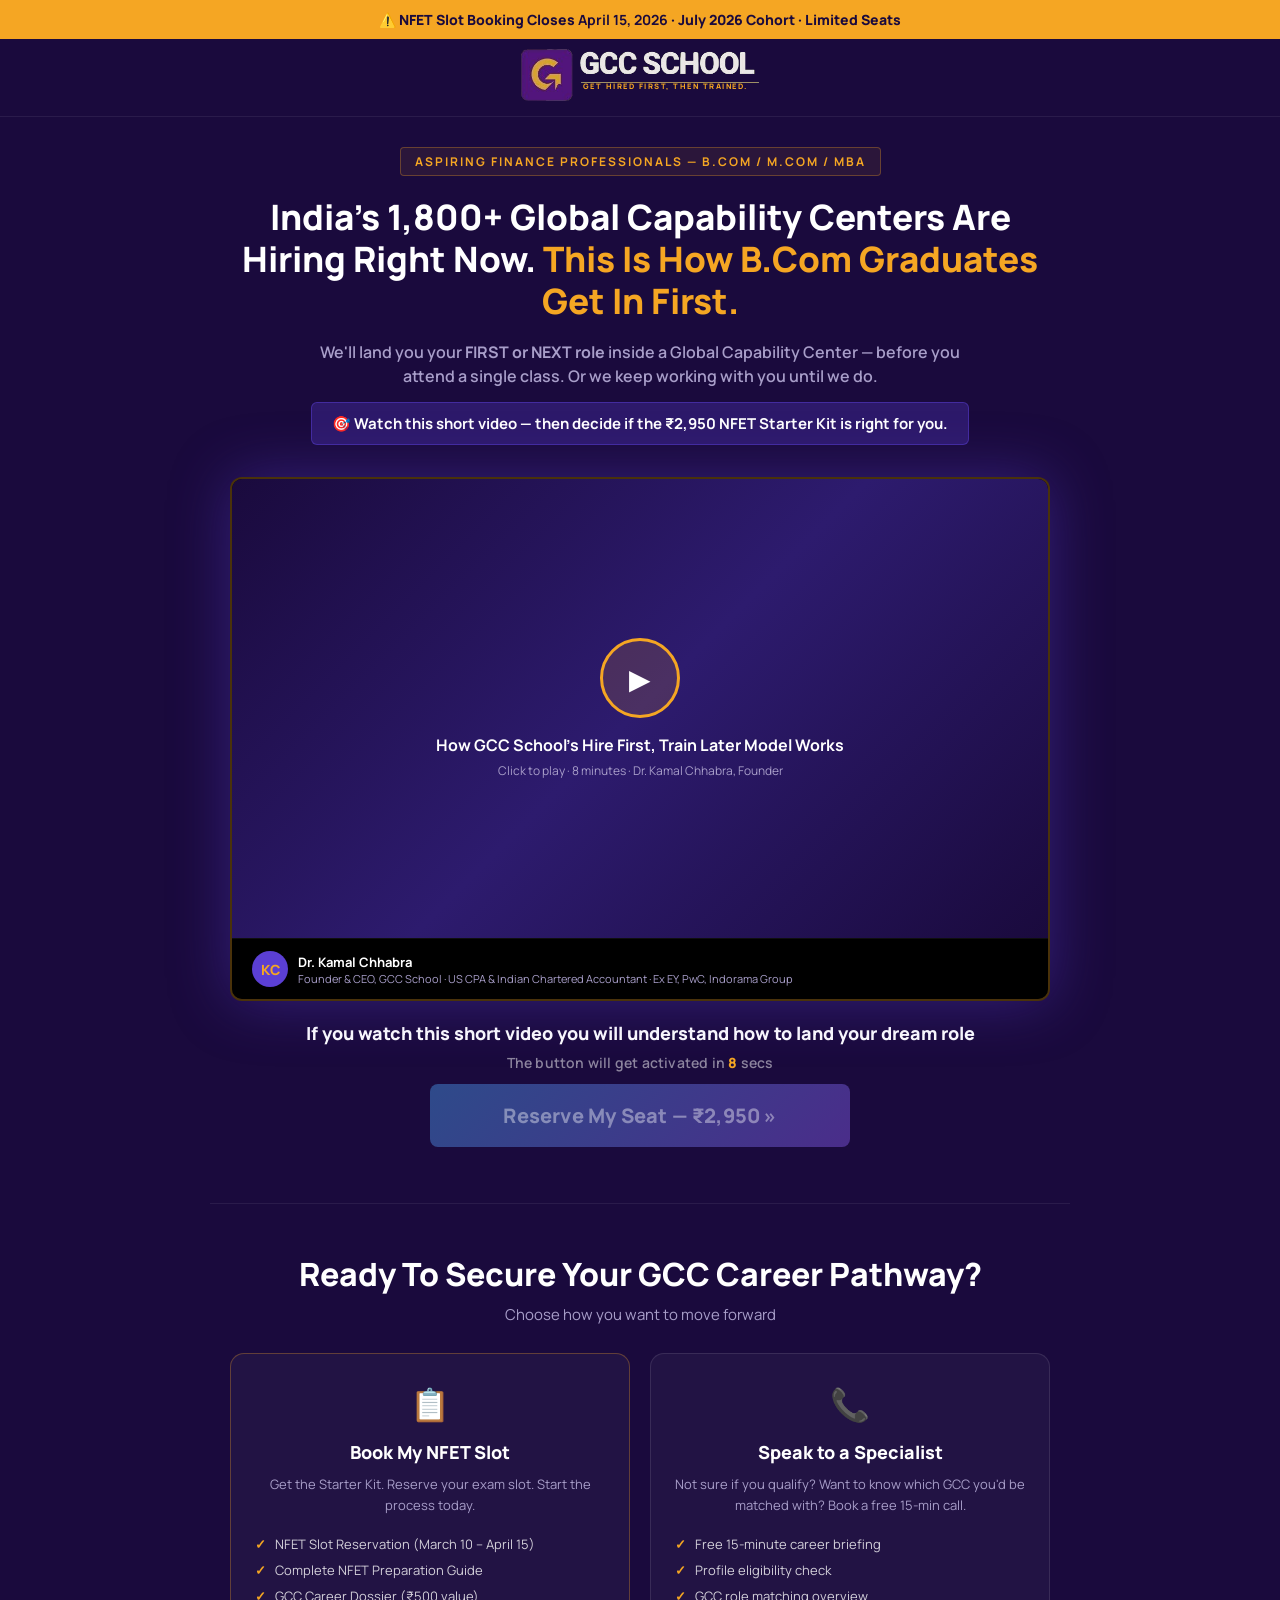
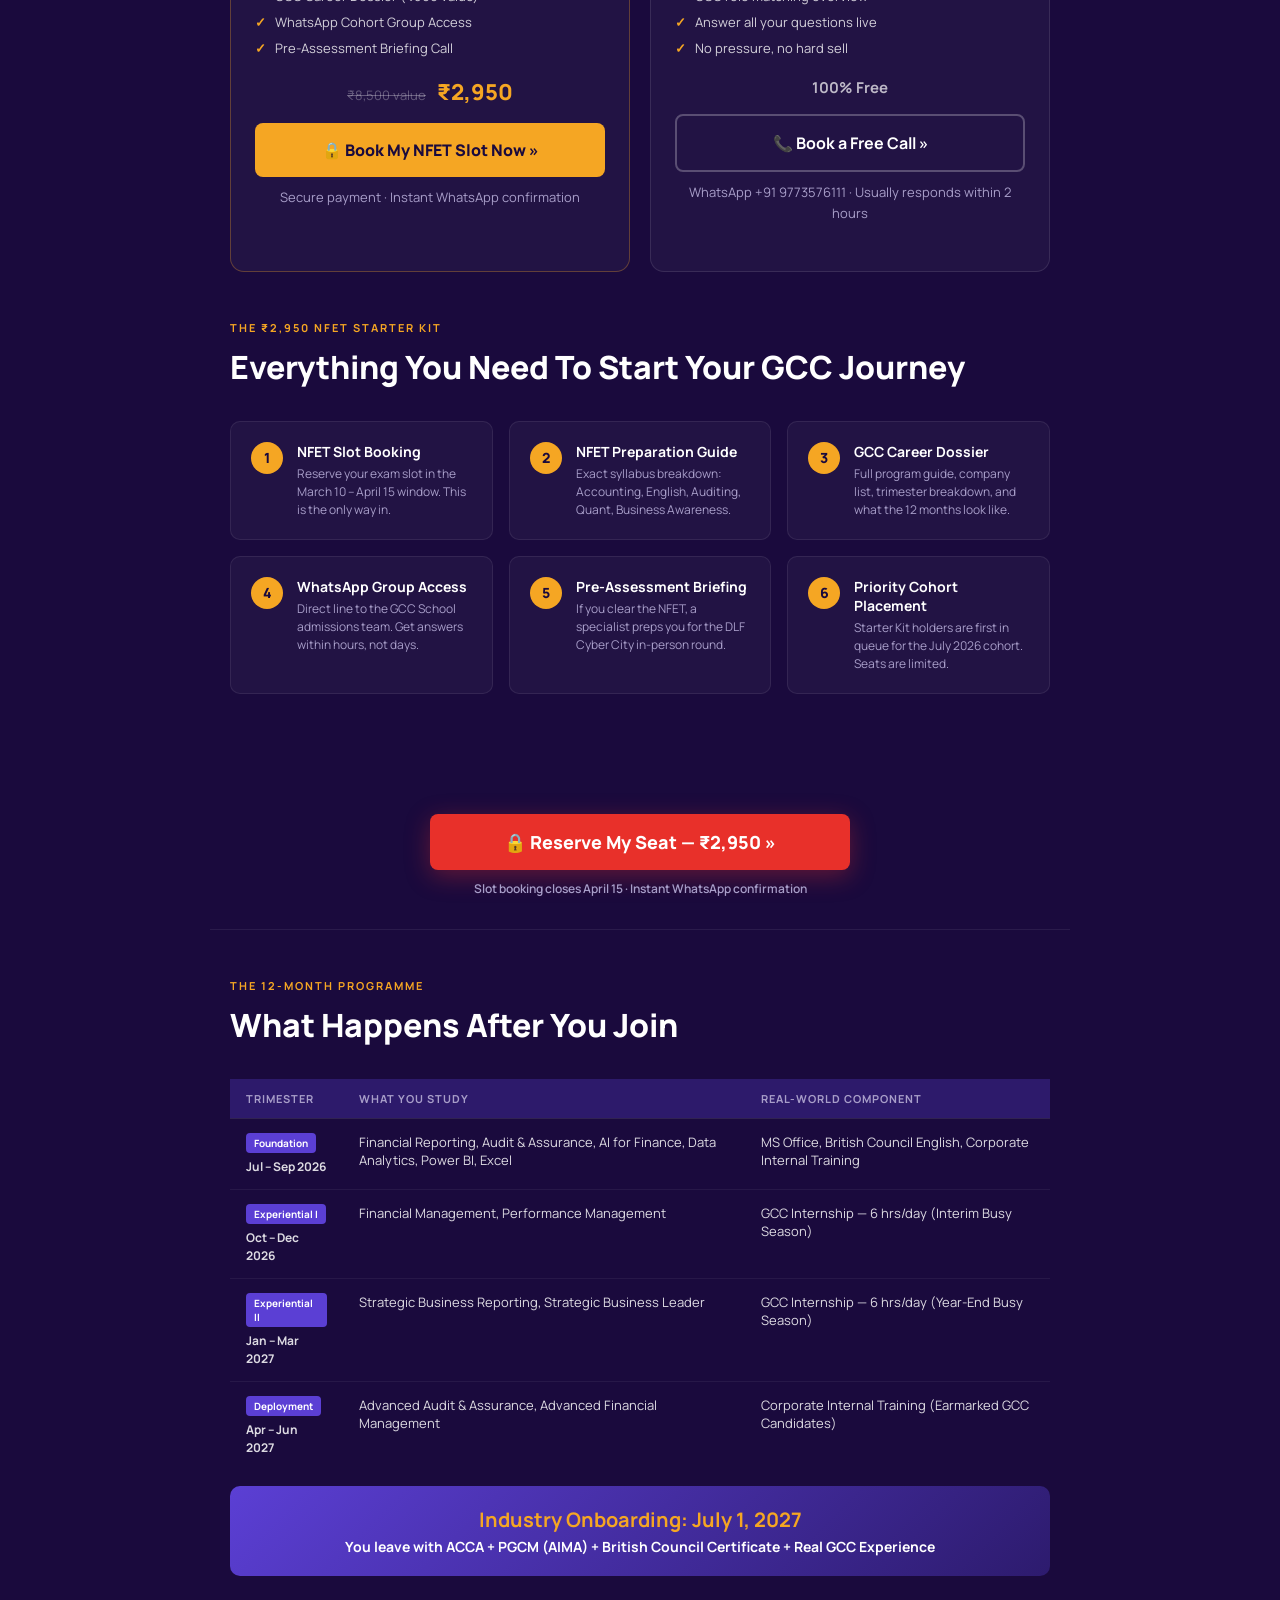
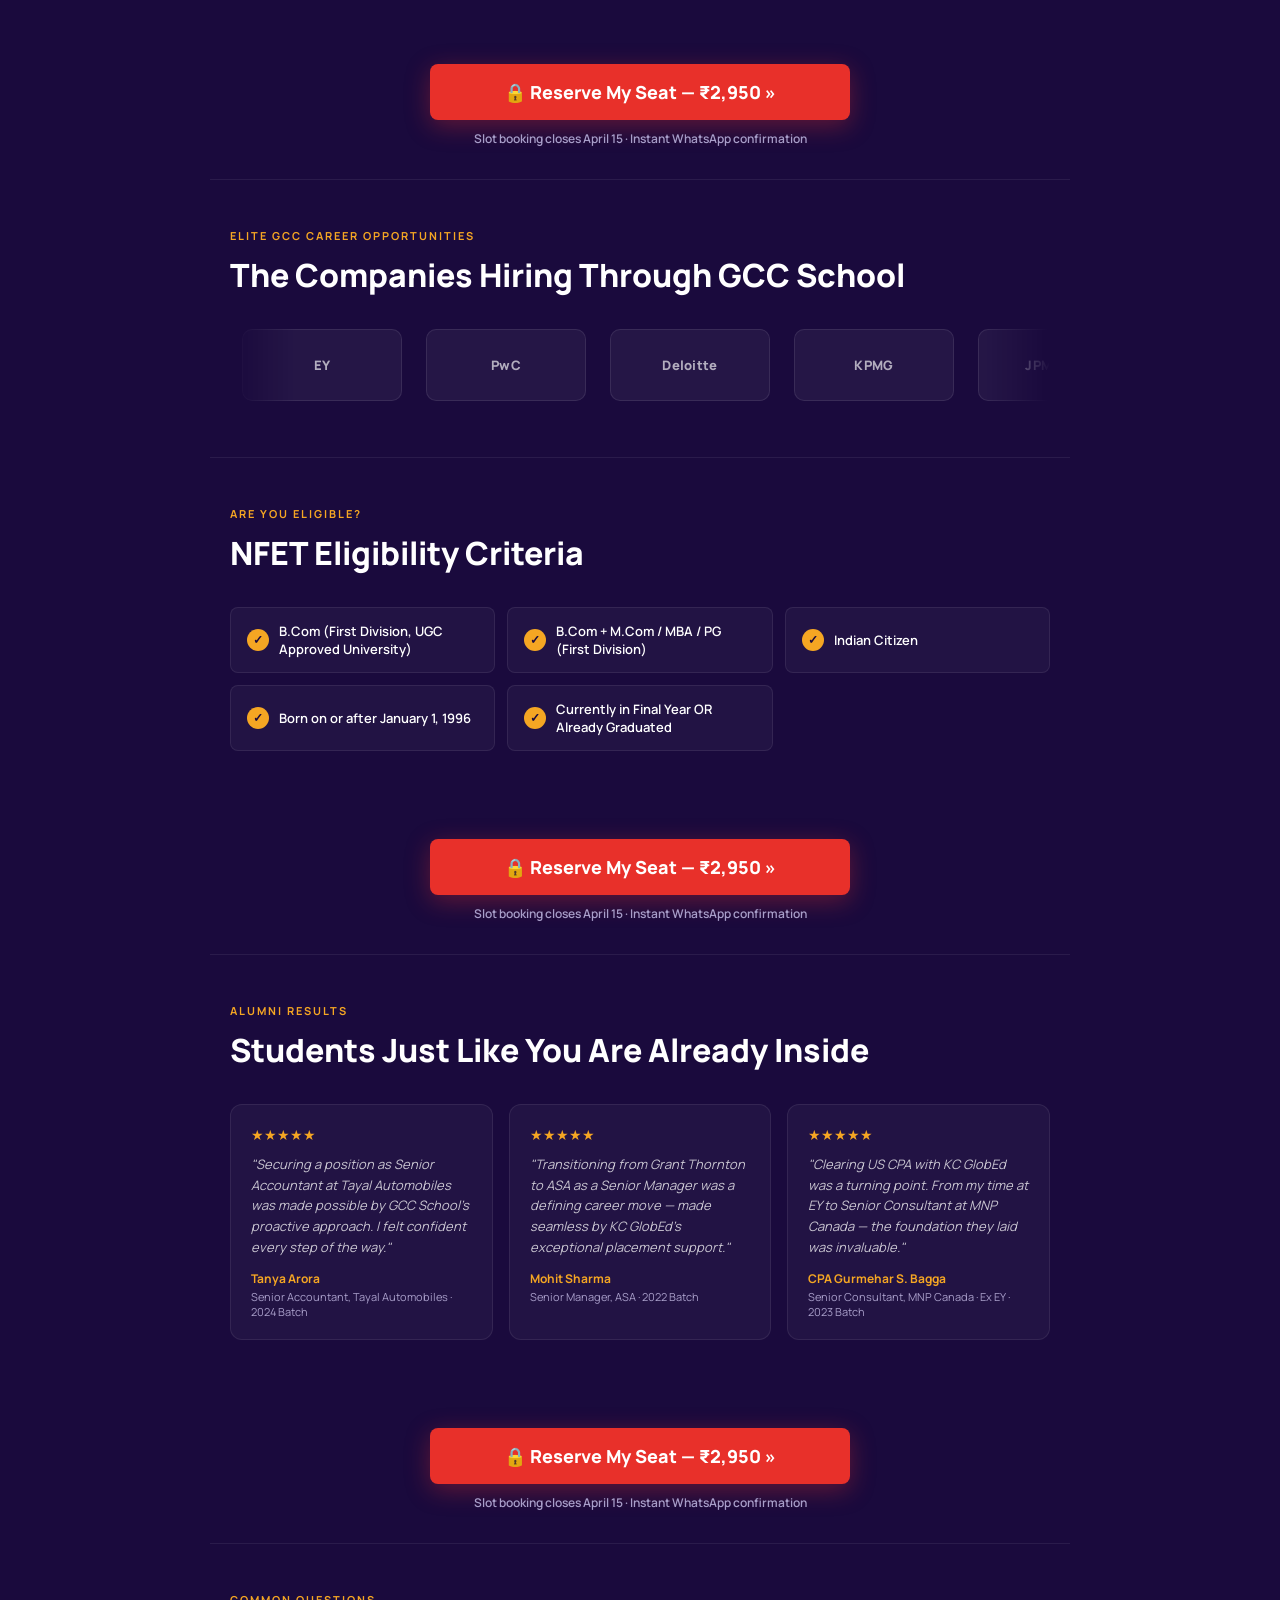
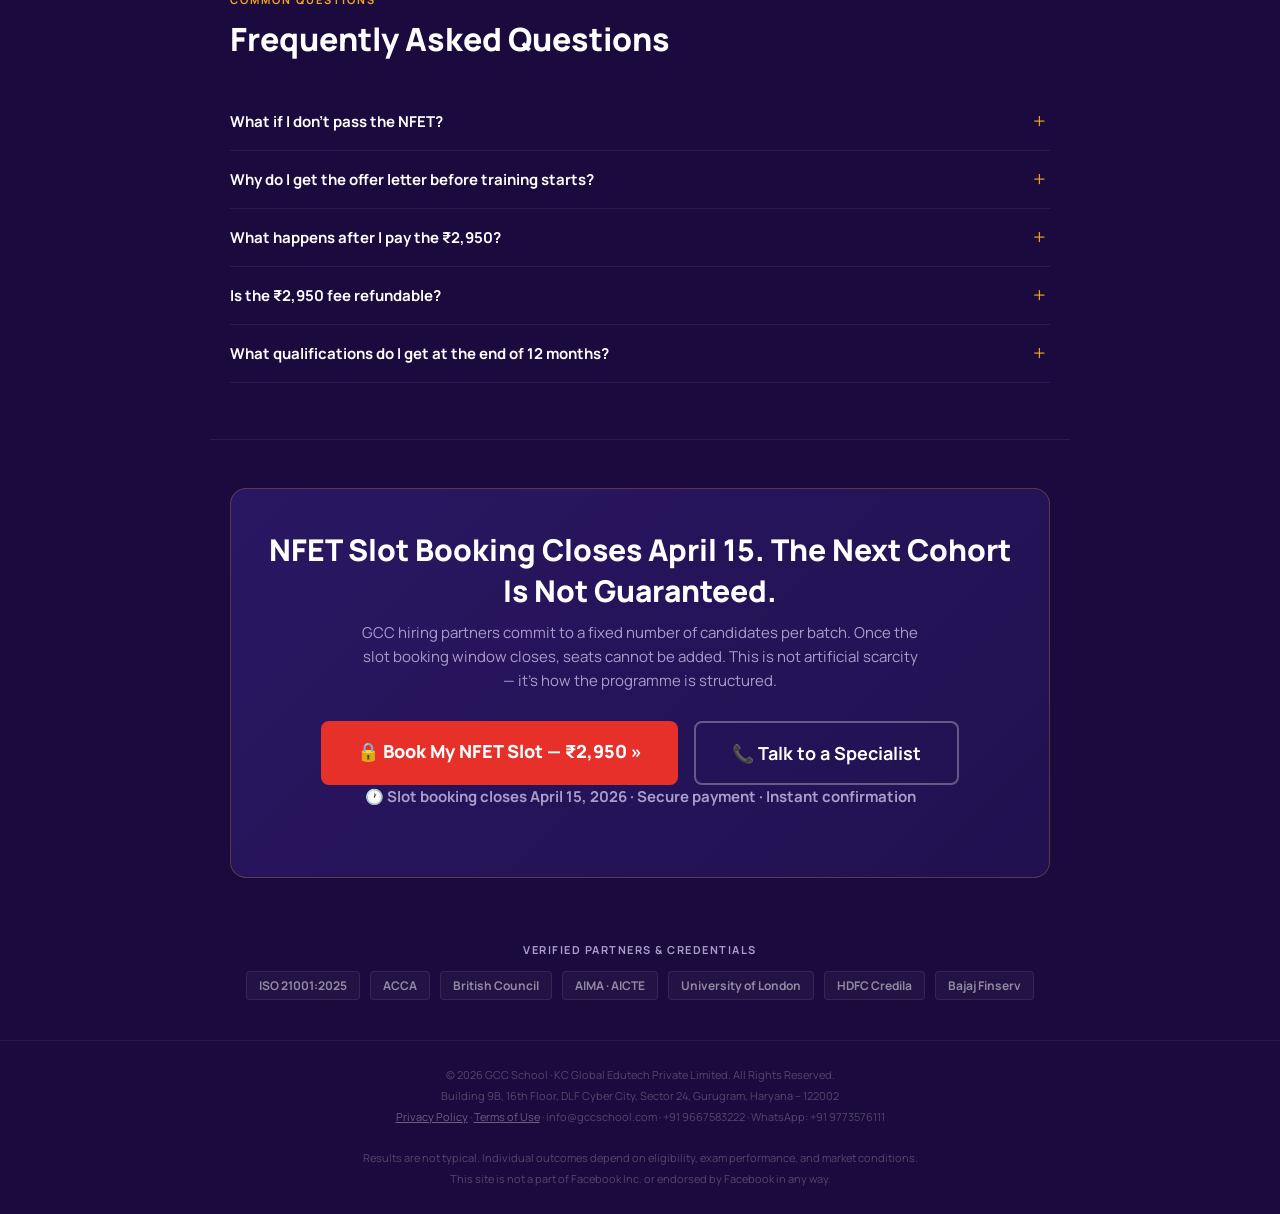
<file: gcc_vsl_final.html>
<!DOCTYPE html>
<html lang="en">

<head>
  <meta charset="UTF-8">
  <meta name="viewport" content="width=device-width, initial-scale=1.0">
  <title>GCC School — Watch How Placement Works</title>
  <link href="https://fonts.googleapis.com/css2?family=Bebas+Neue&family=Manrope:wght@400;500;600;700;800&display=swap"
    rel="stylesheet">
  <script src="https://sdk.cashfree.com/js/v3/cashfree.js"></script>
  <link rel="stylesheet" href="gcc_vsl_final.css">
</head>

<body>

  <!-- URGENCY BAR -->
  <div class="urgency-bar">
    ⚠️ NFET Slot Booking Closes <strong>April 15, 2026</strong> · July 2026 Cohort · Limited Seats
  </div>

  <!-- HEADER -->
  <div class="header">
    <div style="display:inline-block; position:relative; line-height:0;">
      <img
        src="[data-uri]"
        alt="GCC School" style="height:52px; width:auto; display:block;">
      <span
        style="position:absolute; top:34px; left:51px; right:0; font-size:7.5px; font-weight:800; letter-spacing:1.5px; color:#f5a623; text-transform:uppercase; font-family:'Manrope',sans-serif; white-space:nowrap; line-height:1;">Get
        Hired First, Then Trained.</span>
    </div>
  </div>
  </div>
  </div>

  <!-- HERO -->
  <div class="hero">
    <span class="pre-label">Aspiring Finance Professionals — B.Com / M.Com / MBA</span>
    <h1>
      India's 1,800+ Global Capability Centers Are Hiring Right Now.
      <em>This Is How B.Com Graduates Get In First.</em>
    </h1>
    <p class="hero-sub">
      We'll land you your <strong>FIRST or NEXT role</strong> inside a Global Capability Center
      — before you attend a single class. Or we keep working with you until we do.
    </p>
    <span class="guarantee-line">
      🎯 Watch this short video — then decide if the ₹2,950 NFET Starter Kit is right for you.
    </span>
  </div>

  <!-- VIDEO SECTION -->
  <div class="video-section">
    <div class="video-wrapper">
      <div class="video-container">
        <!-- REPLACE THIS WITH ACTUAL VIDEO EMBED (Vimeo/YouTube/Wistia) -->
        <!-- Example: <iframe src="https://player.vimeo.com/video/YOUR_ID?autoplay=1" frameborder="0" allow="autoplay; fullscreen" allowfullscreen style="position:absolute;top:0;left:0;width:100%;height:100%;"></iframe> -->
        <div class="video-placeholder" id="videoPlaceholder"
          onclick="this.style.display='none'; document.getElementById('videoEmbed').style.display='block'; startVideoTimer();">
          <div class="play-btn">▶</div>
          <p class="video-title-text">How GCC School's Hire First, Train Later Model Works</p>
          <p class="video-sub-text">Click to play · 8 minutes · Dr. Kamal Chhabra, Founder</p>
        </div>
        <!-- Actual embed goes here — swap src with real video URL -->
        <div id="videoEmbed"
          style="display:none; position:absolute; top:0; left:0; width:100%; height:100%; background:#000; display:none; align-items:center; justify-content:center;">
          <p style="color:white;font-size:16px;">[ Insert actual video embed here ]</p>
        </div>
      </div>
      <div class="video-caption">
        <div class="vc-avatar">KC</div>
        <div>
          <p class="vc-name">Dr. Kamal Chhabra</p>
          <p class="vc-title">Founder & CEO, GCC School · US CPA & Indian Chartered Accountant · Ex EY, PwC, Indorama
            Group</p>
        </div>
      </div>
    </div>

    <p class="watch-prompt">If you watch this short video you will understand how to land your dream role</p>

    <!-- LOCKED CTA — activates after 30 seconds -->
    <div class="initial-cta">
      <p class="btn-activate-msg" id="btnActivateMsg">
        The button will get activated in <span id="btnCountdown">10</span> secs
      </p>
      <button class="cta-btn-primary cta-btn-locked" id="mainCtaBtn" disabled
        onclick="window.location.href='#buy-section'">
        Reserve My Seat — ₹2,950 »
      </button>
    </div>
  </div>

  <hr class="divider">

  <!-- DUAL CTA (hidden, JS reveals after 5 min) -->
  <div class="dual-cta" id="dualCta">
    <div class="dual-cta-header">
      <h2>Ready To Secure Your GCC Career Pathway?</h2>
      <p>Choose how you want to move forward</p>
    </div>
    <div class="cta-grid">
      <div class="cta-card primary" id="buy-section">
        <span class="cta-icon">📋</span>
        <h3>Book My NFET Slot</h3>
        <p>Get the Starter Kit. Reserve your exam slot. Start the process today.</p>
        <ul>
          <li>NFET Slot Reservation (March 10 – April 15)</li>
          <li>Complete NFET Preparation Guide</li>
          <li>GCC Career Dossier (₹500 value)</li>
          <li>WhatsApp Cohort Group Access</li>
          <li>Pre-Assessment Briefing Call</li>
        </ul>
        <div style="font-size:13px; color: var(--text-muted); margin-bottom:16px;">
          <span style="text-decoration:line-through; color:rgba(255,255,255,0.3);">₹8,500 value</span>
          <span style="color:var(--gold); font-size:22px; font-weight:800; margin-left:8px;">₹2,950</span>
        </div>
        <a href="#" class="btn-gold">🔒 Book My NFET Slot Now »</a>
        <p class="btn-note">Secure payment · Instant WhatsApp confirmation</p>
      </div>
      <div class="cta-card">
        <span class="cta-icon">📞</span>
        <h3>Speak to a Specialist</h3>
        <p>Not sure if you qualify? Want to know which GCC you'd be matched with? Book a free 15-min call.</p>
        <ul>
          <li>Free 15-minute career briefing</li>
          <li>Profile eligibility check</li>
          <li>GCC role matching overview</li>
          <li>Answer all your questions live</li>
          <li>No pressure, no hard sell</li>
        </ul>
        <div style="font-size:15px; font-weight:700; margin-bottom:16px; color:rgba(255,255,255,0.7);">
          100% Free
        </div>
        <a href="https://wa.me/919773576111" class="btn-outline">📞 Book a Free Call »</a>
        <p class="btn-note">WhatsApp +91 9773576111 · Usually responds within 2 hours</p>
      </div>
    </div>
  </div>

  <!-- WHAT'S IN THE KIT -->
  <div class="section">
    <p class="section-label">The ₹2,950 NFET Starter Kit</p>
    <h2 class="section-title">Everything You Need To Start Your GCC Journey</h2>
    <div class="kit-grid">
      <div class="kit-item">
        <div class="kit-num">1</div>
        <div class="kit-text">
          <h4>NFET Slot Booking</h4>
          <p>Reserve your exam slot in the March 10 – April 15 window. This is the only way in.</p>
        </div>
      </div>
      <div class="kit-item">
        <div class="kit-num">2</div>
        <div class="kit-text">
          <h4>NFET Preparation Guide</h4>
          <p>Exact syllabus breakdown: Accounting, English, Auditing, Quant, Business Awareness.</p>
        </div>
      </div>
      <div class="kit-item">
        <div class="kit-num">3</div>
        <div class="kit-text">
          <h4>GCC Career Dossier</h4>
          <p>Full program guide, company list, trimester breakdown, and what the 12 months look like.</p>
        </div>
      </div>
      <div class="kit-item">
        <div class="kit-num">4</div>
        <div class="kit-text">
          <h4>WhatsApp Group Access</h4>
          <p>Direct line to the GCC School admissions team. Get answers within hours, not days.</p>
        </div>
      </div>
      <div class="kit-item">
        <div class="kit-num">5</div>
        <div class="kit-text">
          <h4>Pre-Assessment Briefing</h4>
          <p>If you clear the NFET, a specialist preps you for the DLF Cyber City in-person round.</p>
        </div>
      </div>
      <div class="kit-item">
        <div class="kit-num">6</div>
        <div class="kit-text">
          <h4>Priority Cohort Placement</h4>
          <p>Starter Kit holders are first in queue for the July 2026 cohort. Seats are limited.</p>
        </div>
      </div>
    </div>
  </div>

  <!-- INLINE CTA -->
  <div class="inline-cta">
    <a href="#">🔒 Reserve My Seat — ₹2,950 »</a>
    <p class="inline-cta-sub">Slot booking closes April 15 · Instant WhatsApp confirmation</p>
  </div>

  <hr class="divider">
  <div class="section">
    <p class="section-label">The 12-Month Programme</p>
    <h2 class="section-title">What Happens After You Join</h2>
    <table class="trimester-table">
      <thead>
        <tr>
          <th>Trimester</th>
          <th>What You Study</th>
          <th>Real-World Component</th>
        </tr>
      </thead>
      <tbody>
        <tr>
          <td><span class="tri-badge">Foundation</span><br><span class="tri-date">Jul – Sep 2026</span></td>
          <td>Financial Reporting, Audit & Assurance, AI for Finance, Data Analytics, Power BI, Excel</td>
          <td>MS Office, British Council English, Corporate Internal Training</td>
        </tr>
        <tr>
          <td><span class="tri-badge">Experiential I</span><br><span class="tri-date">Oct – Dec 2026</span></td>
          <td>Financial Management, Performance Management</td>
          <td>GCC Internship — 6 hrs/day (Interim Busy Season)</td>
        </tr>
        <tr>
          <td><span class="tri-badge">Experiential II</span><br><span class="tri-date">Jan – Mar 2027</span></td>
          <td>Strategic Business Reporting, Strategic Business Leader</td>
          <td>GCC Internship — 6 hrs/day (Year-End Busy Season)</td>
        </tr>
        <tr>
          <td><span class="tri-badge">Deployment</span><br><span class="tri-date">Apr – Jun 2027</span></td>
          <td>Advanced Audit & Assurance, Advanced Financial Management</td>
          <td>Corporate Internal Training (Earmarked GCC Candidates)</td>
        </tr>
      </tbody>
    </table>
    <div class="onboard-banner">
      <strong>Industry Onboarding: July 1, 2027</strong>
      <p>You leave with ACCA + PGCM (AIMA) + British Council Certificate + Real GCC Experience</p>
    </div>
  </div>

  <!-- INLINE CTA -->
  <div class="inline-cta">
    <a href="#">🔒 Reserve My Seat — ₹2,950 »</a>
    <p class="inline-cta-sub">Slot booking closes April 15 · Instant WhatsApp confirmation</p>
  </div>

  <hr class="divider">

  <!-- COMPANIES SLIDER -->
  <div class="section">
    <p class="section-label">Elite GCC Career Opportunities</p>
    <h2 class="section-title">The Companies Hiring Through GCC School</h2>


    <div class="slider-wrapper">
      <div class="slider-track">

        <!-- ── FIRST SET (original) ── -->
        <div class="slider-set">
          <div class="logo-slot"><span>EY</span></div>
          <div class="logo-slot"><span>PwC</span></div>
          <div class="logo-slot"><span>Deloitte</span></div>
          <div class="logo-slot"><span>KPMG</span></div>
          <div class="logo-slot"><span>JPMorgan</span></div>
          <div class="logo-slot"><span>Goldman Sachs</span></div>
          <div class="logo-slot"><span>Google</span></div>
          <div class="logo-slot"><span>Barclays</span></div>
          <div class="logo-slot"><span>Accenture</span></div>
          <div class="logo-slot"><span>Std. Chartered</span></div>
          <div class="logo-slot"><span>Amex</span></div>
          <div class="logo-slot"><span>Cognizant</span></div>
          <div class="logo-slot"><span>Capgemini</span></div>
          <div class="logo-slot"><span>BCG</span></div>
          <div class="logo-slot"><span>McKinsey</span></div>
          <div class="logo-slot"><span>Amazon</span></div>
          <div class="logo-slot"><span>Microsoft</span></div>
          <div class="logo-slot"><span>Citi</span></div>
          <div class="logo-slot"><span>UBS</span></div>
          <div class="logo-slot"><span>BNP Paribas</span></div>
        </div>

        <!-- ── SECOND SET (exact clone — keeps loop seamless) ── -->
        <div class="slider-set">
          <div class="logo-slot"><span>EY</span></div>
          <div class="logo-slot"><span>PwC</span></div>
          <div class="logo-slot"><span>Deloitte</span></div>
          <div class="logo-slot"><span>KPMG</span></div>
          <div class="logo-slot"><span>JPMorgan</span></div>
          <div class="logo-slot"><span>Goldman Sachs</span></div>
          <div class="logo-slot"><span>Google</span></div>
          <div class="logo-slot"><span>Barclays</span></div>
          <div class="logo-slot"><span>Accenture</span></div>
          <div class="logo-slot"><span>Std. Chartered</span></div>
          <div class="logo-slot"><span>Amex</span></div>
          <div class="logo-slot"><span>Cognizant</span></div>
          <div class="logo-slot"><span>Capgemini</span></div>
          <div class="logo-slot"><span>BCG</span></div>
          <div class="logo-slot"><span>McKinsey</span></div>
          <div class="logo-slot"><span>Amazon</span></div>
          <div class="logo-slot"><span>Microsoft</span></div>
          <div class="logo-slot"><span>Citi</span></div>
          <div class="logo-slot"><span>UBS</span></div>
          <div class="logo-slot"><span>BNP Paribas</span></div>
        </div>

      </div><!-- /slider-track -->
    </div><!-- /slider-wrapper -->
  </div>

  <hr class="divider">

  <!-- ELIGIBILITY -->
  <div class="section">
    <p class="section-label">Are You Eligible?</p>
    <h2 class="section-title">NFET Eligibility Criteria</h2>
    <div class="elig-grid">
      <div class="elig-item"><span class="check">✓</span> B.Com (First Division, UGC Approved University)</div>
      <div class="elig-item"><span class="check">✓</span> B.Com + M.Com / MBA / PG (First Division)</div>
      <div class="elig-item"><span class="check">✓</span> Indian Citizen</div>
      <div class="elig-item"><span class="check">✓</span> Born on or after January 1, 1996</div>
      <div class="elig-item"><span class="check">✓</span> Currently in Final Year OR Already Graduated</div>
    </div>
  </div>

  <!-- INLINE CTA -->
  <div class="inline-cta">
    <a href="#">🔒 Reserve My Seat — ₹2,950 »</a>
    <p class="inline-cta-sub">Slot booking closes April 15 · Instant WhatsApp confirmation</p>
  </div>

  <hr class="divider">

  <!-- SOCIAL PROOF -->
  <div class="section">
    <p class="section-label">Alumni Results</p>
    <h2 class="section-title">Students Just Like You Are Already Inside</h2>
    <div class="proof-grid">
      <div class="proof-card">
        <div class="stars">★★★★★</div>
        <p class="proof-text">"Securing a position as Senior Accountant at Tayal Automobiles was made possible by GCC
          School's proactive approach. I felt confident every step of the way."</p>
        <p class="proof-name">Tanya Arora</p>
        <p class="proof-role">Senior Accountant, Tayal Automobiles · 2024 Batch</p>
      </div>
      <div class="proof-card">
        <div class="stars">★★★★★</div>
        <p class="proof-text">"Transitioning from Grant Thornton to ASA as a Senior Manager was a defining career move —
          made seamless by KC GlobEd's exceptional placement support."</p>
        <p class="proof-name">Mohit Sharma</p>
        <p class="proof-role">Senior Manager, ASA · 2022 Batch</p>
      </div>
      <div class="proof-card">
        <div class="stars">★★★★★</div>
        <p class="proof-text">"Clearing US CPA with KC GlobEd was a turning point. From my time at EY to Senior
          Consultant at MNP Canada — the foundation they laid was invaluable."</p>
        <p class="proof-name">CPA Gurmehar S. Bagga</p>
        <p class="proof-role">Senior Consultant, MNP Canada · Ex EY · 2023 Batch</p>
      </div>
    </div>
  </div>

  <!-- INLINE CTA -->
  <div class="inline-cta">
    <a href="#">🔒 Reserve My Seat — ₹2,950 »</a>
    <p class="inline-cta-sub">Slot booking closes April 15 · Instant WhatsApp confirmation</p>
  </div>

  <hr class="divider">

  <!-- FAQ -->
  <div class="section">
    <p class="section-label">Common Questions</p>
    <h2 class="section-title">Frequently Asked Questions</h2>
    <div class="faq-list">
      <div class="faq-item">
        <p class="faq-q" onclick="toggleFaq(this)">What if I don't pass the NFET?</p>
        <p class="faq-a">Your Starter Kit includes a complete NFET Preparation Guide covering all five sections of the
          exam. Results are communicated in the third week of April. The guide is designed to maximise your chances of
          clearing on the first attempt.</p>
      </div>
      <div class="faq-item">
        <p class="faq-q" onclick="toggleFaq(this)">Why do I get the offer letter before training starts?</p>
        <p class="faq-a">Because GCCs need job-ready talent that's matched to their specific roles — not generic
          candidates. GCC School's corporate partners commit to candidates early through the hiring drive. You train for
          an actual confirmed role, not a hypothetical one. This is the Employment-to-Education (E2E) model.</p>
      </div>
      <div class="faq-item">
        <p class="faq-q" onclick="toggleFaq(this)">What happens after I pay the ₹2,950?</p>
        <p class="faq-a">You'll receive an immediate WhatsApp confirmation + access to the preparation guide and
          dossier. A GCC School team member will reach out within 2 hours. Your NFET slot booking window is March 10 –
          April 15, 2026. The cohort starts July 1, 2026.</p>
      </div>
      <div class="faq-item">
        <p class="faq-q" onclick="toggleFaq(this)">Is the ₹2,950 fee refundable?</p>
        <p class="faq-a">The Starter Kit fee is non-refundable as it confirms your reservation with GCC School's hiring
          partners and allocates an NFET exam slot to you specifically.</p>
      </div>
      <div class="faq-item">
        <p class="faq-q" onclick="toggleFaq(this)">What qualifications do I get at the end of 12 months?</p>
        <p class="faq-a">You receive ACCA qualification progress (up to Strategic Professional level), a PGCM from AIMA
          (AICTE-approved), British Council English Certification, and the option to pursue an MSc in Professional
          Accountancy from University of London. All while holding a conditional job offer.</p>
      </div>
    </div>
  </div>

  <hr class="divider">

  <!-- FINAL CTA -->
  <div class="final-cta-section">
    <div class="final-cta-box">
      <h2>NFET Slot Booking Closes April 15. The Next Cohort Is Not Guaranteed.</h2>
      <p>
        GCC hiring partners commit to a fixed number of candidates per batch. Once the slot booking window closes,
        seats cannot be added. This is not artificial scarcity — it's how the programme is structured.
      </p>
      <div class="final-btns">
        <a href="#" class="btn-cta-large">🔒 Book My NFET Slot — ₹2,950 »</a>
        <a href="https://wa.me/919773576111" class="btn-cta-secondary">📞 Talk to a Specialist</a>
      </div>
      <p class="final-deadline">🕐 Slot booking closes April 15, 2026 · Secure payment · Instant confirmation</p>
    </div>
  </div>

  <!-- TRUST ROW -->
  <div class="trust-row">
    <p>Verified Partners & Credentials</p>
    <div class="trust-tags">
      <span>ISO 21001:2025</span>
      <span>ACCA</span>
      <span>British Council</span>
      <span>AIMA · AICTE</span>
      <span>University of London</span>
      <span>HDFC Credila</span>
      <span>Bajaj Finserv</span>
    </div>
  </div>

  <!-- FOOTER -->
  <div class="footer">
    © 2026 GCC School · KC Global Edutech Private Limited. All Rights Reserved.<br>
    Building 9B, 16th Floor, DLF Cyber City, Sector 24, Gurugram, Haryana – 122002<br>
    <a href="#">Privacy Policy</a> · <a href="#">Terms of Use</a> · info@gccschool.com · +91 9667583222 · WhatsApp: +91
    9773576111
    <br><br>
    Results are not typical. Individual outcomes depend on eligibility, exam performance, and market conditions.<br>
    This site is not a part of Facebook Inc. or endorsed by Facebook in any way.
  </div>
  <script src="./gcc_vsl_final.js"></script>

</body>

</html>
</file>
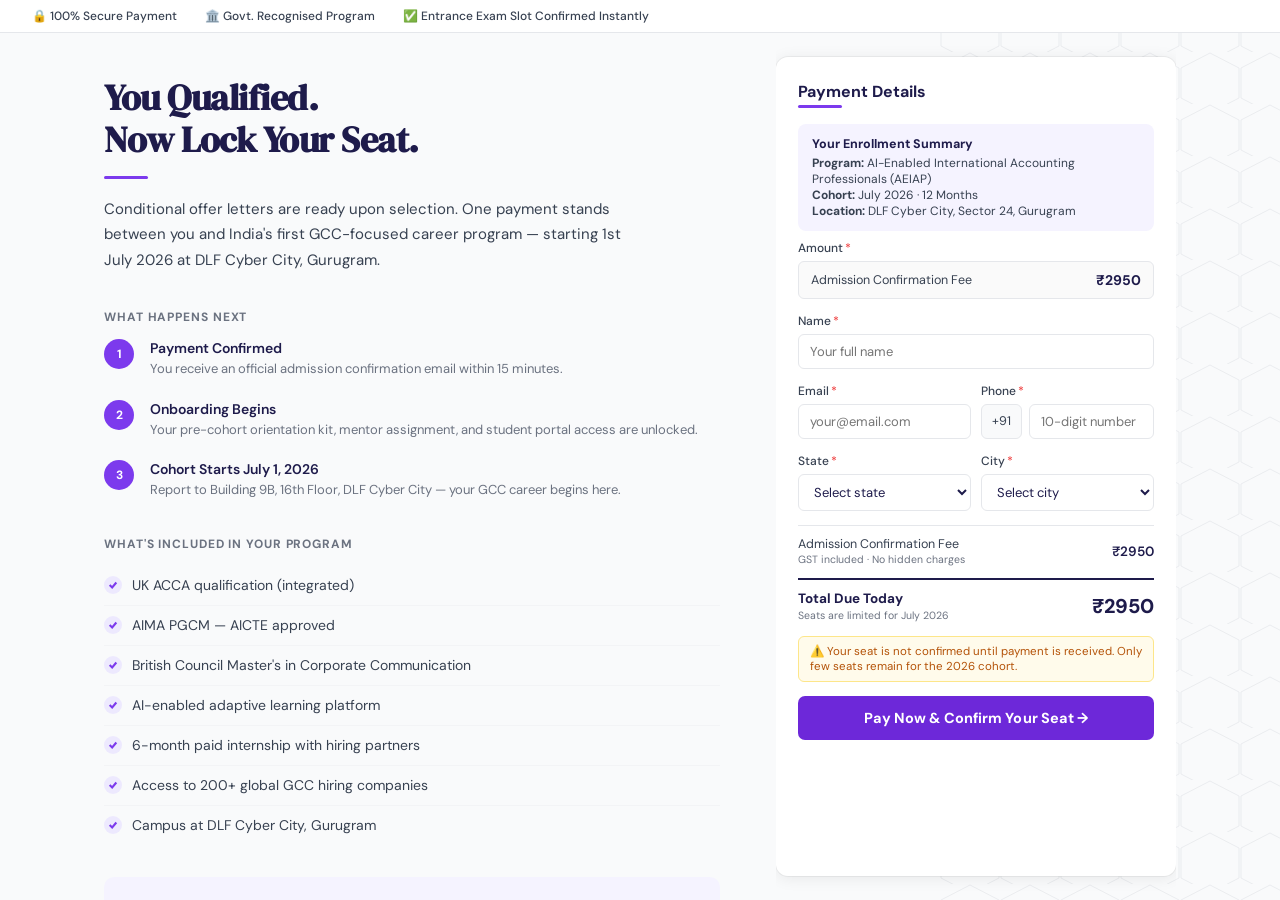
<file: payment.html>
<!DOCTYPE html>
<html lang="en">

<head>
  <meta charset="UTF-8">
  <meta name="viewport" content="width=device-width, initial-scale=1.0">
  <meta http-equiv="Cache-Control" content="no-store, no-cache, must-revalidate, max-age=0">
  <meta http-equiv="Pragma" content="no-cache">
  <meta http-equiv="Expires" content="0">
  <title>GCC School — Confirm Your Seat</title>
  <link rel="icon" type="image/png" href="./assets/gccschool.jpeg">
  <link
    href="https://fonts.googleapis.com/css2?family=DM+Serif+Display:ital@0;1&family=DM+Sans:wght@300;400;500;600&display=swap"
    rel="stylesheet">
  <script src="https://sdk.cashfree.com/js/v3/cashfree.js"></script>
  <style>
    *,
    *::before,
    *::after {
      box-sizing: border-box;
      margin: 0;
      padding: 0;
    }

    :root {
      --purple-dark: #4C1D95;
      --purple-btn: #6D28D9;
      --accent: #7C3AED;
      --text-dark: #1E1B4B;
      --text-mid: #374151;
      --text-soft: #6B7280;
      --border: #E5E7EB;
      --bg: #F9FAFB;
      --white: #FFFFFF;
      --green: #059669;
    }

    html,
    body {
      height: 100%;
      overflow: hidden;
    }

    body {
      font-family: 'DM Sans', sans-serif;
      background: var(--bg);
      color: var(--text-dark);
      display: flex;
      flex-direction: column;
    }

    /* ── FIXED TOP ── */
    .top-bar {
      flex-shrink: 0;
      z-index: 100;
    }

    .trust-bar {
      background: var(--white);
      border-bottom: 1px solid var(--border);
      padding: 8px 32px;
      display: flex;
      align-items: center;
      gap: 28px;
      font-size: 12px;
      color: var(--text-mid);
      font-weight: 500;
      flex-wrap: wrap;
    }

    .trust-bar span {
      display: flex;
      align-items: center;
      gap: 5px;
    }

    .site-header {
      background: var(--white);
      padding: 13px 40px;
      border-bottom: 1px solid var(--border);
      font-weight: 700;
      font-size: 15px;
      color: var(--text-dark);
      letter-spacing: -0.2px;
      box-shadow: 0 1px 3px rgba(0, 0, 0, 0.06);
    }

    /* ── SCROLLABLE BODY AREA ── */
    .body-area {
      flex: 1;
      overflow: hidden;
      display: flex;
    }

    /* ── TWO-COLUMN LAYOUT ── */
    .page-wrap {
      width: 100%;
      max-width: 1120px;
      margin: 0 auto;
      padding: 0 24px;
      display: grid;
      grid-template-columns: 1fr 400px;
      gap: 56px;
      height: 100%;
      grid-template-areas: "main sidebar";
    }

    /* LEFT — scrollable */
    .left-col {
      overflow-y: auto;
      padding: 44px 0 80px;
      height: 100%;
      grid-area: main;
    }

    /* Hide scrollbar visually but keep functionality */
    .left-col::-webkit-scrollbar {
      width: 4px;
    }

    .left-col::-webkit-scrollbar-track {
      background: transparent;
    }

    .left-col::-webkit-scrollbar-thumb {
      background: #D1D5DB;
      border-radius: 4px;
    }

    .left-col::-webkit-scrollbar-thumb:hover {
      background: #9CA3AF;
    }

    /* RIGHT — fixed height, no scroll */
    .right-col {
      height: 100%;
      overflow: hidden;
      padding: 24px 0;
      display: flex;
      flex-direction: column;
      grid-area: sidebar;
    }

    /* ── LEFT CONTENT ── */
    .headline {
      font-family: 'DM Serif Display', serif;
      font-size: 36px;
      line-height: 1.18;
      color: var(--text-dark);
      letter-spacing: -0.5px;
      margin-bottom: 6px;
    }

    .purple-bar {
      width: 44px;
      height: 3px;
      background: var(--accent);
      border-radius: 2px;
      margin: 14px 0 18px;
    }

    .subheadline {
      font-size: 15px;
      line-height: 1.7;
      color: var(--text-mid);
      max-width: 520px;
      margin-bottom: 36px;
    }

    .section-title {
      font-weight: 700;
      font-size: 12px;
      letter-spacing: 0.9px;
      text-transform: uppercase;
      color: var(--text-soft);
      margin-bottom: 14px;
    }

    .included-list {
      list-style: none;
      margin-bottom: 32px;
    }

    .included-list li {
      display: flex;
      align-items: flex-start;
      gap: 10px;
      font-size: 14px;
      color: var(--text-mid);
      padding: 9px 0;
      border-bottom: 1px solid #F3F4F6;
      line-height: 1.5;
    }

    .included-list li:last-child {
      border-bottom: none;
    }

    .check {
      width: 18px;
      height: 18px;
      border-radius: 50%;
      background: #EDE9FE;
      display: flex;
      align-items: center;
      justify-content: center;
      flex-shrink: 0;
      margin-top: 1px;
    }

    .check svg {
      width: 10px;
      height: 10px;
      stroke: var(--accent);
      stroke-width: 2.5;
      fill: none;
    }

    .steps {
      margin-bottom: 36px;
    }

    .step {
      display: flex;
      gap: 16px;
      align-items: flex-start;
      margin-bottom: 20px;
    }

    .step-num {
      width: 30px;
      height: 30px;
      border-radius: 50%;
      background: var(--accent);
      color: white;
      font-size: 12px;
      font-weight: 700;
      display: flex;
      align-items: center;
      justify-content: center;
      flex-shrink: 0;
    }

    .step-body strong {
      display: block;
      font-size: 14px;
      font-weight: 600;
      color: var(--text-dark);
      margin-bottom: 2px;
    }

    .step-body p {
      font-size: 13px;
      color: var(--text-soft);
      line-height: 1.55;
    }

    .trust-signals {
      background: #F5F3FF;
      border-radius: 10px;
      padding: 18px 20px;
      margin-bottom: 32px;
    }

    .trust-signals .signal {
      font-size: 13px;
      color: var(--text-mid);
      padding: 5px 0;
      display: flex;
      align-items: flex-start;
      gap: 10px;
      line-height: 1.5;
    }

    .contact-block {
      margin-bottom: 24px;
    }

    .contact-block .label {
      font-weight: 700;
      font-size: 13px;
      color: var(--text-dark);
      margin-bottom: 8px;
    }

    .contact-row {
      display: flex;
      align-items: center;
      gap: 8px;
      font-size: 13px;
      color: var(--text-mid);
      margin-bottom: 5px;
    }

    .contact-row svg {
      width: 14px;
      height: 14px;
      flex-shrink: 0;
      stroke: var(--text-soft);
      fill: none;
      stroke-width: 1.8;
    }

    .terms {
      font-size: 12px;
      color: var(--text-soft);
      line-height: 1.6;
      border-top: 1px solid var(--border);
      padding-top: 18px;
      margin-bottom: 24px;
    }

    .terms strong {
      color: var(--text-mid);
    }

    /* ── RIGHT PAYMENT CARD ── */
    .payment-card {
      background: var(--white);
      border-radius: 12px;
      box-shadow: 0 2px 16px rgba(0, 0, 0, 0.08), 0 0 0 1px rgba(0, 0, 0, 0.05);
      padding: 24px 22px;
      overflow-y: auto;
      flex: 1;
    }

    .payment-card::-webkit-scrollbar {
      width: 0;
    }

    .card-title {
      font-weight: 700;
      font-size: 16px;
      color: var(--text-dark);
      margin-bottom: 3px;
    }

    .order-summary-box {
      background: #F5F3FF;
      border-radius: 8px;
      padding: 12px 14px;
      margin-bottom: 9px;
      font-size: 12px;
      color: var(--text-mid);
      /* line-height: 1.65; */
    }

    .order-summary-box .prog-name {
      font-weight: 700;
      font-size: 12.5px;
      color: var(--text-dark);
      margin-bottom: 3px;
    }

    .field-group {
      margin-bottom: 14px;
    }

    .field-label {
      font-size: 12px;
      font-weight: 500;
      color: var(--text-mid);
      margin-bottom: 5px;
      display: flex;
      align-items: center;
      gap: 2px;
    }

    .req {
      color: #EF4444;
    }

    .field-row-pair {
      display: grid;
      grid-template-columns: 1fr 1fr;
      gap: 10px;
    }

    .field-row-pair .field-group {
      margin-bottom: 14px;
    }

    .field-row-amount {
      display: flex;
      align-items: center;
      justify-content: space-between;
      padding: 9px 12px;
      border: 1px solid var(--border);
      border-radius: 6px;
      background: #FAFAFA;
    }

    .amount-label {
      font-size: 12.5px;
      color: var(--text-mid);
    }

    .amount-value {
      font-size: 14px;
      font-weight: 700;
      color: var(--text-dark);
    }

    input[type="text"],
    input[type="email"],
    select {
      width: 100%;
      padding: 8px 11px;
      border: 1px solid var(--border);
      border-radius: 6px;
      font-size: 13px;
      font-family: inherit;
      color: var(--text-dark);
      background: var(--white);
      outline: none;
      transition: border-color 0.15s;
    }

    input:focus,
    select:focus {
      border-color: var(--accent);
    }

    .phone-wrap {
      display: flex;
      gap: 7px;
    }

    .phone-prefix {
      padding: 8px 10px;
      border: 1px solid var(--border);
      border-radius: 6px;
      font-size: 12.5px;
      font-family: inherit;
      color: var(--text-mid);
      background: #F9FAFB;
      white-space: nowrap;
    }

    .fee-line {
      display: flex;
      align-items: center;
      justify-content: space-between;
      padding: 10px 0;
      border-top: 1px solid var(--border);
      margin-top: 0px;
    }

    .fee-line-label {
      font-size: 12.5px;
      color: var(--text-mid);
    }

    .fee-line-note {
      font-size: 10.5px;
      color: var(--text-soft);
      margin-top: 1px;
    }

    .fee-line-amount {
      font-size: 13.5px;
      font-weight: 600;
      color: var(--text-dark);
    }

    .total-row {
      display: flex;
      justify-content: space-between;
      align-items: center;
      padding: 10px 0 14px;
      border-top: 2px solid var(--text-dark);
      margin-top: 2px;
    }

    .total-label {
      font-size: 13.5px;
      font-weight: 700;
      color: var(--text-dark);
    }

    .total-label small {
      display: block;
      font-size: 10.5px;
      font-weight: 400;
      color: var(--text-soft);
      margin-top: 2px;
    }

    .total-amount {
      font-size: 20px;
      font-weight: 800;
      color: var(--text-dark);
    }

    .seats-warning {
      font-size: 11.5px;
      color: #B45309;
      background: #FFFBEB;
      border: 1px solid #FDE68A;
      border-radius: 6px;
      padding: 7px 11px;
      margin-bottom: 14px;
    }

    .pay-btn {
      width: 100%;
      background: var(--purple-btn);
      color: white;
      border: none;
      border-radius: 7px;
      padding: 13px;
      font-size: 14.5px;
      font-weight: 700;
      font-family: inherit;
      cursor: pointer;
      letter-spacing: 0.1px;
      transition: background 0.15s, transform 0.1s;
      display: flex;
      align-items: center;
      justify-content: center;
      gap: 8px;
    }

    .pay-btn:hover {
      background: var(--purple-dark);
    }

    .pay-btn:active {
      transform: scale(0.99);
    }

    .payment-methods {
      display: flex;
      align-items: center;
      gap: 7px;
      margin-top: 10px;
      flex-wrap: wrap;
    }

    .pm-tag {
      font-size: 10.5px;
      font-weight: 600;
      color: var(--text-soft);
      background: #F3F4F6;
      padding: 3px 7px;
      border-radius: 4px;
      letter-spacing: 0.3px;
    }

    /* BG pattern */
    .bg-pattern {
      position: fixed;
      top: 0;
      right: 0;
      width: 340px;
      height: 100vh;
      z-index: -1;
      opacity: 0.15;
      pointer-events: none;
    }

    /* ── STATUS MODAL ── */
    .status-modal-overlay {
      position: fixed;
      top: 0;
      left: 0;
      width: 100%;
      height: 100%;
      background: rgba(10, 5, 20, 0.85);
      backdrop-filter: blur(4px);
      z-index: 9999;
      display: none;
      align-items: center;
      justify-content: center;
      padding: 20px;
      opacity: 0;
      transition: opacity 0.3s;
    }

    .status-modal-overlay.active {
      display: flex;
      opacity: 1;
    }

    .status-modal {
      background: #1e0a30;
      border: 1px solid rgba(139, 92, 246, 0.15);
      border-radius: 24px;
      padding: 48px;
      display: flex;
      gap: 48px;
      max-width: 760px;
      width: 100%;
      box-shadow: 0 30px 60px rgba(0, 0, 0, 0.6), inset 0 1px 0 rgba(255, 255, 255, 0.02);
      color: white;
      transform: translateY(20px) scale(0.98);
      transition: transform 0.4s cubic-bezier(0.175, 0.885, 0.32, 1.275);
      font-family: 'DM Sans', sans-serif;
      position: relative;
    }

    .status-modal-overlay.active .status-modal {
      transform: translateY(0) scale(1);
    }

    .status-left {
      display: flex;
      flex-direction: column;
      align-items: center;
      justify-content: center;
      padding-right: 48px;
      border-right: 1px solid rgba(255, 255, 255, 0.06);
    }

    .status-icon-wrap {
      width: 140px;
      height: 140px;
      position: relative;
      display: flex;
      align-items: center;
      justify-content: center;
      margin-bottom: 24px;
    }

    .status-icon-outer {
      position: absolute;
      width: 130px;
      height: 130px;
      border-radius: 50%;
      border: 1px solid rgba(139, 92, 246, 0.15);
    }

    .status-icon-middle {
      position: absolute;
      width: 90px;
      height: 90px;
      border-radius: 50%;
      border: 1px solid rgba(139, 92, 246, 0.35);
    }

    .status-icon-inner {
      position: relative;
      width: 50px;
      height: 50px;
      border-radius: 50%;
      background: transparent;
      border: 1.5px solid rgba(139, 92, 246, 0.8);
      display: flex;
      align-items: center;
      justify-content: center;
      box-shadow: 0 0 20px rgba(139, 92, 246, 0.2);
    }

    .status-icon-inner svg {
      width: 22px;
      height: 22px;
      stroke: #D8B4FE;
      stroke-width: 2;
      fill: none;
      stroke-linecap: round;
      stroke-linejoin: round;
    }

    .status-icon-wrap.failed .status-icon-outer {
      border-color: rgba(239, 68, 68, 0.15);
    }

    .status-icon-wrap.failed .status-icon-middle {
      border-color: rgba(239, 68, 68, 0.35);
    }

    .status-icon-wrap.failed .status-icon-inner {
      border-color: rgba(239, 68, 68, 0.8);
      box-shadow: 0 0 20px rgba(239, 68, 68, 0.2);
    }

    .status-icon-wrap.failed .status-icon-inner svg {
      stroke: #FCA5A5;
    }

    .status-online {
      font-size: 13px;
      color: #9CA3AF;
      display: flex;
      align-items: center;
      gap: 8px;
    }

    .green-dot {
      width: 8px;
      height: 8px;
      background: #10B981;
      border-radius: 50%;
      box-shadow: 0 0 8px #10B981;
    }

    .red-dot {
      background: #EF4444;
      box-shadow: 0 0 8px #EF4444;
    }

    .status-right {
      flex: 1;
      display: flex;
      flex-direction: column;
      justify-content: center;
    }

    .status-badge {
      display: inline-flex;
      align-items: center;
      gap: 6px;
      background: rgba(217, 119, 6, 0.15);
      border: 1px solid rgba(217, 119, 6, 0.3);
      color: #FBBF24;
      padding: 6px 14px;
      border-radius: 20px;
      font-size: 11px;
      font-weight: 700;
      letter-spacing: 1px;
      margin-bottom: 24px;
      text-transform: uppercase;
      width: fit-content;
    }

    .status-badge.failed {
      background: rgba(220, 38, 38, 0.1);
      border: 1px solid rgba(220, 38, 38, 0.3);
      color: #FCA5A5;
    }

    .status-badge.loading {
      background: rgba(167, 139, 250, 0.1);
      border: 1px solid rgba(167, 139, 250, 0.3);
      color: #a78bfa;
    }

    .status-title {
      font-size: 48px;
      font-weight: 800;
      margin-bottom: 16px;
      letter-spacing: -1px;
      line-height: 1.1;
      color: white;
    }

    .text-yellow {
      color: #FBBF24;
    }

    .text-red {
      color: #FCA5A5;
    }

    .status-desc {
      font-size: 17px;
      color: #D1D5DB;
      line-height: 1.6;
      margin-bottom: 32px;
      font-weight: 400;
    }

    .text-highlight {
      color: #C084FC;
      font-weight: 600;
    }

    .status-pid {
      background: rgba(0, 0, 0, 0.25);
      padding: 10px 16px;
      border-radius: 8px;
      font-size: 13px;
      color: rgba(255, 255, 255, 0.7);
      margin-bottom: 24px;
      font-family: monospace;
      border: 1px dashed rgba(255, 255, 255, 0.1);
      width: fit-content;
    }

    .status-help {
      font-size: 13px;
      color: #9CA3AF;
      margin-top: 8px;
      display: flex;
      gap: 6px;
      align-items: center;
    }

    .status-help span.highlight {
      color: #C084FC;
    }

    .status-retry-btn {
      background: #6D28D9;
      color: white;
      border: none;
      border-radius: 6px;
      padding: 12px 24px;
      font-size: 14px;
      font-weight: 600;
      cursor: pointer;
      transition: background 0.2s;
      margin-bottom: 16px;
      font-family: inherit;
      width: fit-content;
    }

    .status-retry-btn:hover {
      background: #4C1D95;
    }

    .status-close-btn {
      position: absolute;
      top: 24px;
      right: 24px;
      background: transparent;
      border: none;
      color: rgba(255, 255, 255, 0.4);
      cursor: pointer;
      padding: 8px;
      border-radius: 50%;
      display: flex;
      align-items: center;
      justify-content: center;
      transition: all 0.2s;
    }

    .status-close-btn:hover {
      background: rgba(255, 255, 255, 0.1);
      color: white;
    }

    .status-close-btn svg {
      width: 20px;
      height: 20px;
      stroke: currentColor;
      stroke-width: 2;
      fill: none;
      stroke-linecap: round;
      stroke-linejoin: round;
    }

    @keyframes spin {
      100% {
        transform: rotate(360deg);
      }
    }

    @media (max-width: 860px) {
      .page-wrap {
        grid-template-columns: 1fr;
        grid-template-areas:
          "sidebar"
          "main";
      }

      .body-area {
        overflow-y: auto;
        height: auto;
      }

      .left-col,
      .right-col {
        height: auto;
        overflow: visible;
      }

      .left-col {
        padding: 0 12px;
      }

      .right-col {
        padding-bottom: 40px;
      }

      .bg-pattern {
        display: none;
      }

      .headline {
        font-size: 28px;
      }
    }

    @media (max-width: 640px) {
      .status-modal {
        flex-direction: column;
        padding: 32px;
        gap: 32px;
        border-radius: 20px;
      }

      .page-wrap {
        padding: 5px 12px;
        margin-top: 5px;
      }

      .status-left {
        border-right: none;
        border-bottom: 1px solid rgba(255, 255, 255, 0.06);
        padding-right: 0;
        padding-bottom: 32px;
      }

      .status-title {
        font-size: 36px;
      }

      .trust-bar {
        padding: 5px 10px;
        display: flex;
        align-items: center;
        gap: 5px;
        font-size: 11px;
        font-weight: 300;
        flex-wrap: wrap;
        justify-content: center;
      }

      .right-col {
        padding: 5px 0;
      }

      .left-col {
        padding: 0 12px;
      }
    }
  </style>
</head>

<body>
  <!-- Fixed background pattern -->
  <svg class="bg-pattern" viewBox="0 0 340 900" xmlns="http://www.w3.org/2000/svg" preserveAspectRatio="xMaxYMid slice">
    <defs>
      <pattern id="hex" width="60" height="52" patternUnits="userSpaceOnUse">
        <polygon points="30,1 59,16 59,46 30,61 1,46 1,16" fill="none" stroke="#9CA3AF" stroke-width="1" />
      </pattern>
    </defs>
    <rect width="340" height="900" fill="url(#hex)" />
  </svg>

  <!-- FIXED HEADER -->
  <div class="top-bar">
    <div class="trust-bar">
      <span>🔒 100% Secure Payment</span>
      <span>🏛️ Govt. Recognised Program</span>
      <span>✅ Entrance Exam Slot Confirmed Instantly</span>
    </div>
    <!-- <div class="site-header">GCC School</div> -->
  </div>

  <!-- SCROLLABLE BODY -->
  <div class="body-area">
    <div class="page-wrap">
      <div id="gccFormError" style="display:none; color:red; margin-bottom:10px;"></div>
      <!-- LEFT — scrolls -->
      <div class="left-col">
        <h1 class="headline">You Qualified.<br>Now Lock Your Seat.</h1>
        <div class="purple-bar"></div>
        <p class="subheadline">Conditional offer letters are ready upon selection. One payment stands between you and
          India's
          first GCC-focused career program — starting 1st July 2026 at DLF Cyber City, Gurugram.</p>

        <div class="section-title">What happens next</div>
        <div class="steps">
          <div class="step">
            <div class="step-num">1</div>
            <div class="step-body">
              <strong>Payment Confirmed</strong>
              <p>You receive an official admission confirmation email within 15 minutes.</p>
            </div>
          </div>
          <div class="step">
            <div class="step-num">2</div>
            <div class="step-body">
              <strong>Onboarding Begins</strong>
              <p>Your pre-cohort orientation kit, mentor assignment, and student portal access are unlocked.</p>
            </div>
          </div>
          <div class="step">
            <div class="step-num">3</div>
            <div class="step-body">
              <strong>Cohort Starts July 1, 2026</strong>
              <p>Report to Building 9B, 16th Floor, DLF Cyber City — your GCC career begins here.</p>
            </div>
          </div>
        </div>

        <div class="section-title">What's included in your program</div>
        <ul class="included-list">
          <li>
            <div class="check"><svg viewBox="0 0 12 12">
                <polyline points="2,6 5,9 10,3" />
              </svg></div>UK ACCA qualification (integrated)
          </li>
          <li>
            <div class="check"><svg viewBox="0 0 12 12">
                <polyline points="2,6 5,9 10,3" />
              </svg></div>AIMA PGCM — AICTE approved
          </li>
          <li>
            <div class="check"><svg viewBox="0 0 12 12">
                <polyline points="2,6 5,9 10,3" />
              </svg></div>British Council Master's in Corporate Communication
          </li>
          <li>
            <div class="check"><svg viewBox="0 0 12 12">
                <polyline points="2,6 5,9 10,3" />
              </svg></div>AI-enabled adaptive learning platform
          </li>
          <li>
            <div class="check"><svg viewBox="0 0 12 12">
                <polyline points="2,6 5,9 10,3" />
              </svg></div>6-month paid internship with hiring partners
          </li>
          <li>
            <div class="check"><svg viewBox="0 0 12 12">
                <polyline points="2,6 5,9 10,3" />
              </svg></div>Access to 200+ global GCC hiring companies
          </li>
          <li>
            <div class="check"><svg viewBox="0 0 12 12">
                <polyline points="2,6 5,9 10,3" />
              </svg></div>Campus at DLF Cyber City, Gurugram
          </li>
        </ul>

        <div class="trust-signals">
          <div class="signal">🎓 <span><strong>Triple Qualification</strong> — UK ACCA · AIMA · British Council</span>
          </div>
          <div class="signal">🏢 <span>Located inside India's #1 GCC hub — DLF Cyber City</span></div>
          <div class="signal">🤝 <span>200+ global hiring partners including Goldman Sachs, BCG, Barclays, Amex</span>
          </div>
          <div class="signal">📋 <span>Backed by KC GlobEd — 30 years of legacy, 20,000+ global students</span></div>
        </div>

        <div class="contact-block">
          <div class="label">Questions before paying?</div>
          <div class="contact-row">
            <svg viewBox="0 0 24 24">
              <path
                d="M22 16.92v3a2 2 0 01-2.18 2 19.79 19.79 0 01-8.63-3.07A19.5 19.5 0 013.07 11.5 19.79 19.79 0 01.01 2.82 2 2 0 012 .67h3a2 2 0 012 1.72 12.84 12.84 0 00.7 2.81 2 2 0 01-.45 2.11L6.09 8.47a16 16 0 006.29 6.29l1.16-1.16a2 2 0 012.11-.45 12.84 12.84 0 002.81.7A2 2 0 0122 16.92z" />
            </svg>
            Call: +91 97735 76111 · WhatsApp: +91 96675 83222
          </div>
          <div class="contact-row">
            <svg viewBox="0 0 24 24">
              <path d="M4 4h16c1.1 0 2 .9 2 2v12c0 1.1-.9 2-2 2H4c-1.1 0-2-.9-2-2V6c0-1.1.9-2 2-2z" />
              <polyline points="22,6 12,13 2,6" />
            </svg>
            info@gccschool.com
          </div>
        </div>

        <div class="terms">
          <strong>Terms &amp; Conditions:</strong> By completing payment you agree to GCC School's enrollment terms.
          Admission confirmation fee is non-refundable. You agree to share information entered on this
          page with GCC School and our payment partner, adhering to applicable laws.
        </div>
      </div>

      <!-- RIGHT — fixed, no scroll -->
      <div class="right-col">
        <div class="payment-card">
          <div class="card-title">Payment Details</div>
          <div class="purple-bar" style="margin-top:0; margin-bottom:16px;"></div>

          <div class="order-summary-box">
            <div class="prog-name">Your Enrollment Summary</div>
            <div><strong>Program:</strong> AI-Enabled International Accounting Professionals (AEIAP)</div>
            <div><strong>Cohort:</strong> July 2026 · 12 Months</div>
            <div><strong>Location:</strong> DLF Cyber City, Sector 24, Gurugram</div>
          </div>

          <div class="field-group">
            <div class="field-label">Amount <span class="req">*</span></div>
            <div class="field-row-amount">
              <span class="amount-label">Admission Confirmation Fee</span>
              <span class="amount-value">₹2950</span>
            </div>
            <!-- <div style="font-size:11px; color: var(--green); margin-top:4px; padding-left:2px;">✓ Adjustable against
              total program fee</div> -->
          </div>

          <div class="field-group">
            <div class="field-label">Name <span class="req">*</span></div>
            <input type="text" id="gcc_name" placeholder="Your full name">
          </div>
          <div class="field-row-pair">
            <div class="field-group">
              <div class="field-label">Email <span class="req">*</span></div>
              <input type="email" id="gcc_email" placeholder="your@email.com">
            </div>
            <div class="field-group">
              <div class="field-label">Phone <span class="req">*</span></div>
              <div class="phone-wrap">
                <div class="phone-prefix">+91</div>
                <input id="gcc_phone" type="text" placeholder="10-digit number">
              </div>
            </div>
          </div>

          <div class="field-row-pair">
            <div class="field-group">
              <div class="field-label">State <span class="req">*</span></div>
              <select id="gcc_state">
                <option value="">Select state</option>
              </select>
            </div>
            <div class="field-group">
              <div class="field-label">City <span class="req">*</span></div>
              <select id="gcc_city">
                <option value="">Select city</option>
              </select>
            </div>
          </div>

          <div class="fee-line">
            <div>
              <div class="fee-line-label">Admission Confirmation Fee</div>
              <div class="fee-line-note">GST included · No hidden charges</div>
            </div>
            <div class="fee-line-amount">₹2950</div>
          </div>

          <div class="total-row">
            <div class="total-label">
              Total Due Today
              <small>Seats are limited for July 2026</small>
            </div>
            <div class="total-amount">₹2950</div>
          </div>

          <div class="seats-warning">
            ⚠️ Your seat is not confirmed until payment is received. Only few seats remain for the 2026 cohort.
          </div>

          <button class="pay-btn" onclick="handlePayClick()">Pay Now &amp; Confirm Your Seat →</button>
        </div>
      </div>

    </div>
  </div>

  <!-- STATUS MODAL -->
  <div id="statusModalOverlay" class="status-modal-overlay">
    <div class="status-modal" id="statusModal">
      <button class="status-close-btn" onclick="closeStatusModal()" aria-label="Close modal">
        <svg viewBox="0 0 24 24">
          <line x1="18" y1="6" x2="6" y2="18"></line>
          <line x1="6" y1="6" x2="18" y2="18"></line>
        </svg>
      </button>
      <div class="status-left">
        <div class="status-icon-wrap" id="statusIconWrap">
          <!-- Circles injected by JS -->
        </div>
        <div class="status-online"><span class="green-dot" id="statusDot"></span> <span id="statusLeftText">Team is
            online</span></div>
      </div>
      <div class="status-right">
        <div class="status-badge" id="statusBadge">✦ CONFIRMED</div>
        <h2 class="status-title" id="statusTitle">Thank <span class="text-yellow" id="statusTitleHighlight">You!</span>
        </h2>
        <p class="status-desc" id="statusDesc">
          Our team will <span class="text-highlight">reach out to you within 2 hours.</span><br>
          Please keep your phone accessible.
        </p>

        <div class="status-pid" id="statusPaymentId" style="display:none;"></div>

        <button class="status-retry-btn" id="statusRetryBtn" style="display:none;" onclick="closeStatusModal()">Try
          Again</button>

        <div class="status-help">
          Need help? <span class="highlight">info@gccschool.com</span> &nbsp;·&nbsp; <span class="highlight">+91 97735
            76111</span>
        </div>
      </div>
    </div>
  </div>

  <script src="https://sdk.cashfree.com/js/v3/cashfree.js"></script>
  <script src="./gcc_vsl_final.js"></script>
</body>

</html>
</file>
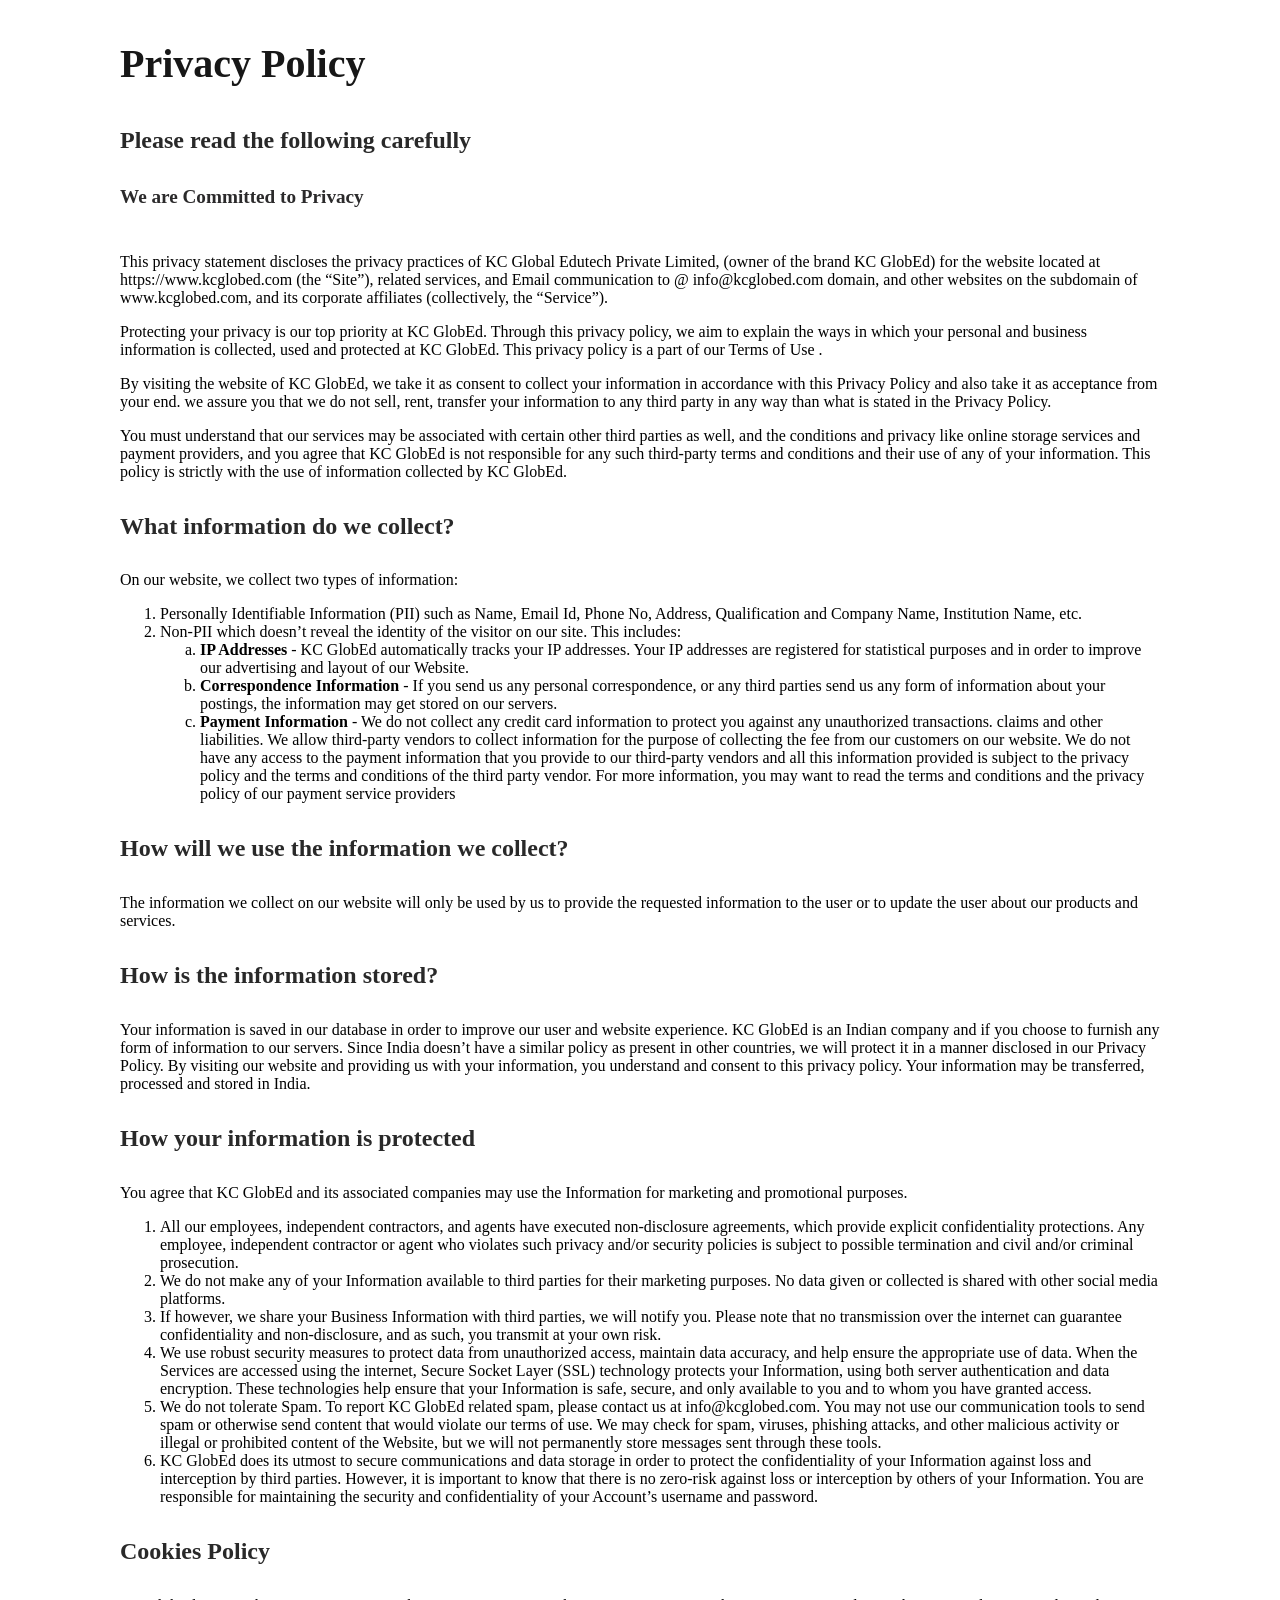
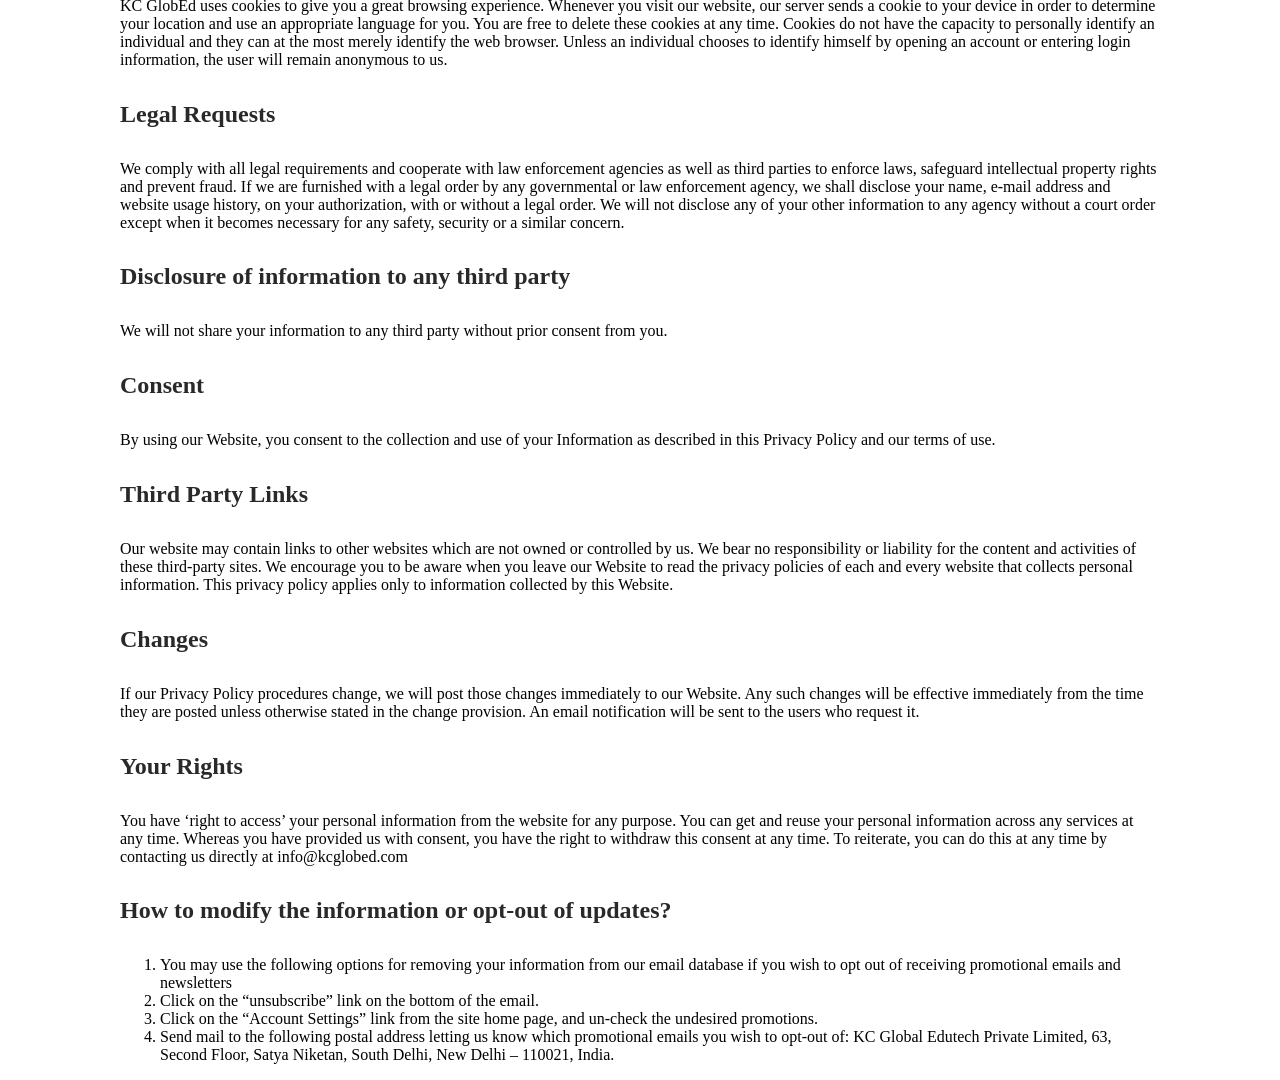
<file: privacy-policy.html>
<!DOCTYPE html>
<html lang="en">

<head>
    <meta charset="UTF-8">
    <link rel="icon" type="image/svg+xml" href="../assets/gccschool.jpeg" />
    <meta name="viewport" content="width=device-width, initial-scale=1.0">
    <title>Privacy Policy</title>
    <style>
        body {
            margin: 2px 120px;
        }

        .privacy-policy-content {
            h3 {
                font-size: 2.5rem;
                color: #171717;
            }

            h4 {
                font-size: 1.5rem;
                color: #292929;
            }

            h6 {
                font-size: 1.2rem;
                color: #2b2a2b;
            }

        }

        @media (min-width: 220px) and (max-width: 680px) {
            body {
                margin: 0px 15px;
            }
        }
    </style>
</head>

<body>
    <div class="privacy-policy-warp ptb-100">
        <div class="container">
            <div class="privacy-policy-content">
                <h3>Privacy Policy</h3>
                <h4>Please read the following carefully</h4>
                <h6 style="margin-top: 1rem;">We are Committed to Privacy</h6>
                <!-- <span>Last Updated: November 29, 2024</span> -->
                <div class="main-content">
                    <p>
                        This privacy statement discloses the privacy practices of KC Global Edutech Private Limited,
                        (owner of the
                        brand KC GlobEd) for the website located at <NuxtLink to="https://www.kcglobed.com"
                            target="_blank">
                            https://www.kcglobed.com
                        </NuxtLink> (the “Site”), related services, and
                        Email communication to @ info@kcglobed.com domain, and other websites on the subdomain of
                        www.kcglobed.com,
                        and its corporate affiliates (collectively, the “Service”).
                    </p>
                    <p>
                        Protecting your privacy is our top priority at KC GlobEd. Through this privacy policy, we aim to
                        explain the
                        ways in which your personal and business information is collected, used and protected at KC
                        GlobEd. This
                        privacy policy is a part of our <NuxtLink target="_blank"
                            to="https://edumontclasses.com/terms-of-use/">
                            Terms
                            of Use
                        </NuxtLink>.
                    </p>
                    <p>
                        By visiting the website of KC GlobEd, we take it as consent to collect your information in
                        accordance with
                        this Privacy Policy and also take it as acceptance from your end. we assure you that we do not
                        sell, rent,
                        transfer your information to any third party in any way than what is stated in the Privacy
                        Policy.
                    </p>
                    <p>
                        You must understand that our services may be associated with certain other third parties as
                        well, and the
                        conditions and privacy like online storage services and payment providers, and you agree that KC
                        GlobEd is
                        not responsible for any such third-party terms and conditions and their use of any of your
                        information. This
                        policy is strictly with the use of information collected by KC GlobEd.
                    </p>
                </div>
                <div class="main-content">
                    <div class="content">
                        <h4>What information do we collect?</h4>
                        <p>
                            On our website, we collect two types of information:
                        </p>

                        <ol class="">
                            <li>
                                Personally Identifiable Information (PII) such as Name, Email Id, Phone No, Address,
                                Qualification and
                                Company Name, Institution Name, etc.
                            </li>
                            <li>Non-PII which doesn’t reveal the identity of the visitor on our site. This includes:
                            </li>
                            <ol type="a">
                                <li>
                                    <b>IP Addresses</b> - KC GlobEd automatically tracks your IP addresses. Your IP
                                    addresses are
                                    registered for
                                    statistical purposes and in order to improve our advertising and layout of our
                                    Website.
                                </li>
                                <li>
                                    <b>Correspondence Information</b> - If you send us any personal correspondence, or
                                    any
                                    third parties send us any form of information about your postings, the information
                                    may get stored on
                                    our servers.
                                </li>
                                <li>
                                    <b>Payment Information</b> - We do not collect any credit card information
                                    to protect you against any unauthorized transactions. claims and other liabilities.
                                    We allow
                                    third-party vendors to collect information for the purpose of collecting the fee
                                    from our customers on
                                    our website. We do not have any access to the payment information that you provide
                                    to our third-party
                                    vendors and all this information provided is subject to the privacy policy and the
                                    terms and
                                    conditions of the third party vendor. For more information, you may want to read the
                                    terms and conditions and the privacy policy of our payment service providers
                                </li>
                            </ol>
                        </ol>
                    </div>
                    <div class="content">
                        <h4>
                            How will we use the information we collect?
                        </h4>
                        <p>
                            The information we collect on our website will only be used by us to provide the requested
                            information to
                            the user or to update the user about our products and services.
                        </p>
                    </div>
                    <div class="content">
                        <h4>
                            How is the information stored?
                        </h4>
                        <p>
                            Your information is saved in our database in order to improve our user and website
                            experience. KC GlobEd
                            is an Indian company and if you choose to furnish any form of information to our servers.
                            Since India
                            doesn’t have a similar policy as present in other countries, we will protect it in a manner
                            disclosed in
                            our Privacy Policy. By visiting our website and providing us with your information, you
                            understand and
                            consent to this privacy policy. Your information may be transferred, processed and stored in
                            India.
                        </p>
                    </div>
                </div>
                <div class="main-content">
                    <div class="content">
                        <h4>How your information is protected</h4>
                        <p>
                            You agree that KC GlobEd and its associated companies may use the Information for marketing
                            and
                            promotional purposes.
                        </p>
                        <ol>
                            <li>
                                All our employees, independent contractors, and agents have executed non-disclosure
                                agreements, which
                                provide explicit confidentiality protections. Any employee, independent contractor or
                                agent who violates
                                such privacy and/or security policies is subject to possible termination and civil
                                and/or criminal
                                prosecution.
                            </li>
                            <li>
                                We do not make any of your Information available to third parties for their marketing
                                purposes. No data
                                given or collected is shared with other social media platforms.
                            </li>
                            <li>
                                If however, we share your Business Information with third parties, we will notify you.
                                Please note that
                                no transmission over the internet can guarantee confidentiality and non-disclosure, and
                                as such, you
                                transmit at your own risk.
                            </li>
                            <li>
                                We use robust security measures to protect data from unauthorized access, maintain data
                                accuracy, and
                                help ensure the appropriate use of data. When the Services are accessed using the
                                internet, Secure
                                Socket Layer (SSL) technology protects your Information, using both server
                                authentication and data
                                encryption. These technologies help ensure that your Information is safe, secure, and
                                only available to
                                you and to whom you have granted access.
                            </li>
                            <li>
                                We do not tolerate Spam. To report KC GlobEd related spam, please contact us at
                                info@kcglobed.com. You
                                may not use our communication tools to send spam or otherwise send content that would
                                violate our terms
                                of use. We may check for spam, viruses, phishing attacks, and other malicious activity
                                or illegal or
                                prohibited content of the Website, but we will not permanently store messages sent
                                through these tools.
                            </li>
                            <li>
                                KC GlobEd does its utmost to secure communications and data storage in order to protect
                                the
                                confidentiality of your Information against loss and interception by third parties.
                                However, it is
                                important to know that there is no zero-risk against loss or interception by others of
                                your Information.
                                You are responsible for maintaining the security and confidentiality of your Account’s
                                username and
                                password.
                            </li>
                        </ol>
                    </div>

                    <div class="content">
                        <h4>
                            Cookies Policy
                        </h4>
                        <p>
                            KC GlobEd uses cookies to give you a great browsing experience. Whenever you visit our
                            website, our server
                            sends a cookie to your device in order to determine your location and use an appropriate
                            language for you.
                            You are free to delete these cookies at any time. Cookies do not have the capacity to
                            personally identify
                            an individual and they can at the most merely identify the web browser. Unless an individual
                            chooses to
                            identify himself by opening an account or entering login information, the user will remain
                            anonymous to
                            us.
                        </p>
                    </div>
                    <div class="content">
                        <h4>
                            Legal Requests
                        </h4>
                        <p>
                            We comply with all legal requirements and cooperate with law enforcement agencies as well as
                            third parties
                            to enforce laws, safeguard intellectual property rights and prevent fraud. If we are
                            furnished with a
                            legal order by any governmental or law enforcement agency, we shall disclose your name,
                            e-mail address and
                            website usage history, on your authorization, with or without a legal order. We will not
                            disclose any of
                            your other information to any agency without a court order except when it becomes necessary
                            for any
                            safety, security or a similar concern.
                        </p>
                    </div>
                    <div class="content">
                        <h4>
                            Disclosure of information to any third party
                        </h4>
                        <p>
                            We will not share your information to any third party without prior consent from you.
                        </p>
                    </div>
                    <div class="content">
                        <h4>
                            Consent
                        </h4>
                        <p>
                            By using our Website, you consent to the collection and use of your Information as described
                            in this
                            Privacy Policy and our <NuxtLink to="https://edumontclasses.com/terms-of-use/"
                                target="_blank">terms of
                                use</NuxtLink>.
                        </p>
                    </div>
                </div>
                <div class="main-content">
                    <div class="content">
                        <h4>Third Party Links</h4>
                        <p>
                            Our website may contain links to other websites which are not owned or controlled by us. We
                            bear no
                            responsibility or liability for the content and activities of these third-party sites. We
                            encourage you to
                            be aware when you leave our Website to read the privacy policies of each and every website
                            that collects
                            personal information. This privacy policy applies only to information collected by this
                            Website.
                        </p>
                    </div>
                    <div class="content">
                        <h4>
                            Changes
                        </h4>
                        <p>
                            If our Privacy Policy procedures change, we will post those changes immediately to our
                            Website. Any such
                            changes will be effective immediately from the time they are posted unless otherwise stated
                            in the change
                            provision. An email notification will be sent to the users who request it.
                        </p>
                    </div>
                    <div class="content">
                        <h4>
                            Your Rights
                        </h4>
                        <p>
                            You have ‘right to access’ your personal information from the website for any purpose. You
                            can get and
                            reuse your personal information across any services at any time. Whereas you have provided
                            us with
                            consent, you have the right to withdraw this consent at any time. To reiterate, you can do
                            this at any
                            time by contacting us directly at info@kcglobed.com
                        </p>
                    </div>
                    <div class="content">
                        <h4>
                            How to modify the information or opt-out of updates?
                        </h4>
                        <p>
                        <ol>
                            <li>
                                You may use the following options for removing your information from our email database
                                if you wish to
                                opt out of receiving promotional emails and newsletters
                            </li>
                            <li>
                                Click on the “unsubscribe” link on the bottom of the email.
                            </li>
                            <li>
                                Click on the “Account Settings” link from the site home page, and un-check the undesired
                                promotions.
                            </li>
                            <li>
                                Send mail to the following postal address letting us know which promotional emails you
                                wish to opt-out
                                of: KC Global Edutech Private Limited, 63, Second Floor, Satya Niketan, South Delhi, New
                                Delhi – 110021,
                                India.
                            </li>
                        </ol>
                        </p>
                    </div>
                </div>
            </div>
        </div>
    </div>
</body>

</html>
</file>
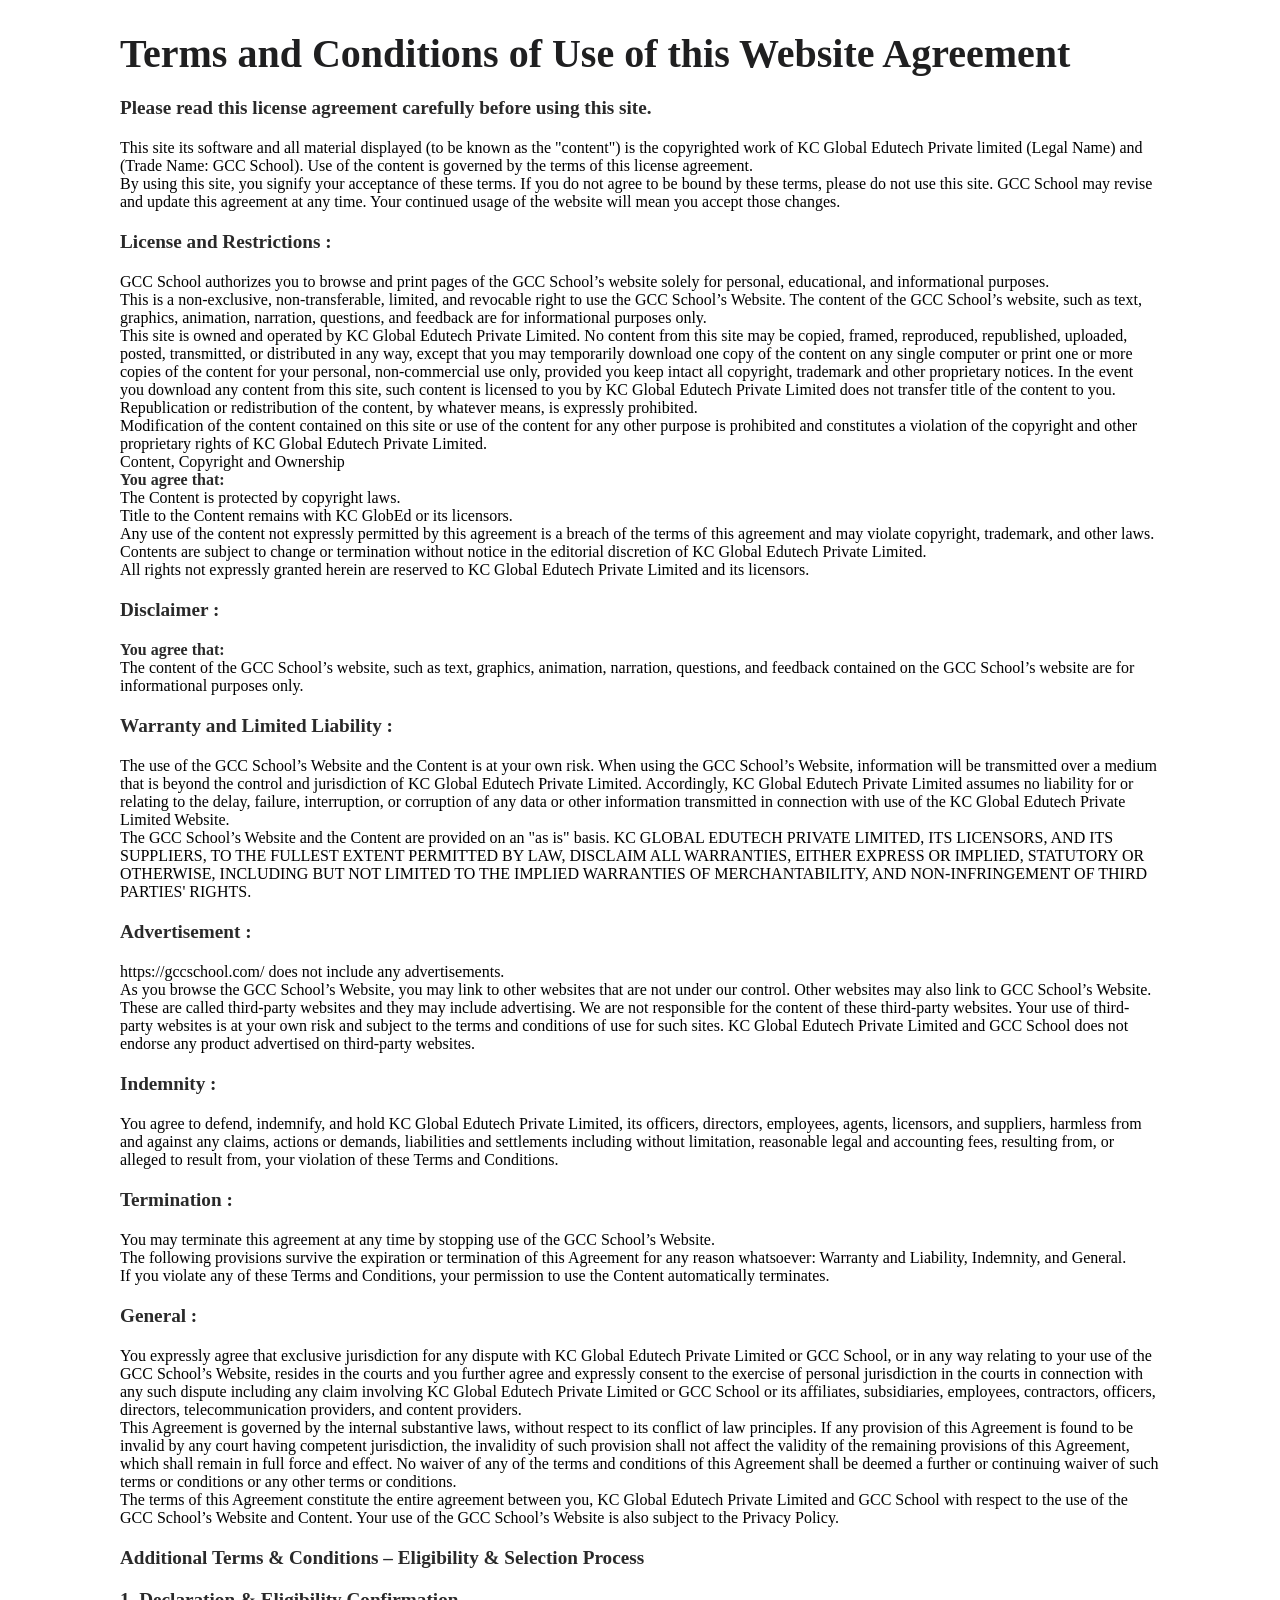
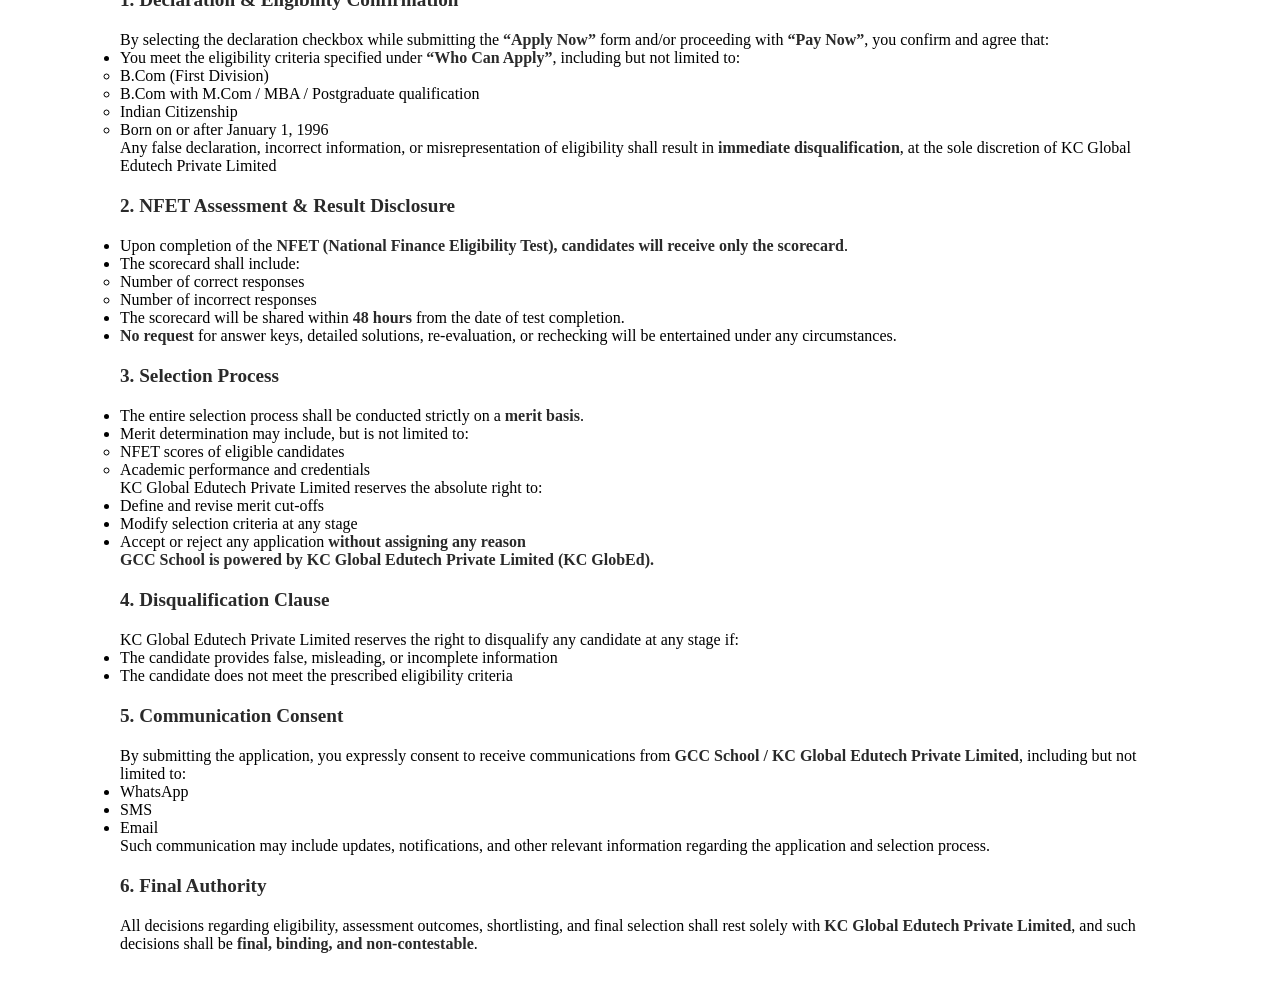
<file: term-condition.html>
<!DOCTYPE html>
<html lang="en">

<head>
    <meta charset="UTF-8">
    <link rel="icon" type="image/svg+xml" href="../assets/gccschool.jpeg" />
    <meta name="viewport" content="width=device-width, initial-scale=1.0">
    <title>Terms and Conditions</title>
    <style>
        * {
            margin: 0;
            padding: 0;
            box-sizing: border-box;
        }

        body {
            margin: 0px 120px;
            padding-bottom: 40px;
        }

        .privacy-policy-content h3 {

            font-size: 2.5rem;
            color: #1f1f20;
            margin-top: 30px;
        }

        .privacy-policy-content h6 {
            font-size: 1.2rem;
            color: #2a2a2a;
            margin: 20px 0px;
        }

        b {
            margin: 5px 0px;
            color: #2a2a2a;
        }


        @media (min-width: 220px) and (max-width: 680px) {
            body {
                margin: 0px 15px;
            }
        }
    </style>
</head>

<body>
    <div class="privacy-policy-warp ptb-100">
        <div class="container">
            <div class="privacy-policy-content">
                <h3>Terms and Conditions of Use of this Website Agreement</h3>
                <h6>Please read this license agreement carefully before using this site.</h6>
                <!-- <span>Last Updated: November 27, 2024</span> -->
                <div class="main-content">
                    <!-- <h4>1. Introduction</h4> -->
                    <p>
                        This site its software and all material displayed (to be known as the "content") is the
                        copyrighted work of
                        KC Global Edutech Private limited (Legal Name) and (Trade Name: GCC School). Use of the content
                        is governed
                        by the terms of this license agreement.
                    </p>
                    <p>
                        By using this site, you signify your acceptance of these terms. If you do not agree to be bound
                        by these
                        terms, please do not use this site. GCC School may revise and update this agreement at any time.
                        Your
                        continued usage of the website will mean you accept those changes.
                    </p>
                    <h6>
                        License and Restrictions :
                    </h6>
                    <p>
                        GCC School authorizes you to browse and print pages of the GCC School’s website solely for
                        personal,
                        educational, and informational purposes.
                    </p>
                    <p>
                        This is a non-exclusive, non-transferable, limited, and revocable right to use the GCC School’s
                        Website. The
                        content of the GCC School’s website, such as text, graphics, animation, narration, questions,
                        and feedback
                        are for informational purposes only.

                    </p>
                    <p>
                        This site is owned and operated by KC Global Edutech Private Limited. No content from this site
                        may be
                        copied, framed, reproduced, republished, uploaded, posted, transmitted, or distributed in any
                        way, except
                        that you may temporarily download one copy of the content on any single computer or print one or
                        more copies
                        of the content for your personal, non-commercial use only, provided you keep intact all
                        copyright, trademark
                        and other proprietary notices. In the event you download any content from this site, such
                        content is
                        licensed to you by KC Global Edutech Private Limited does not transfer title of the content to
                        you.

                    </p>
                    <p>
                        Republication or redistribution of the content, by whatever means, is expressly prohibited.
                    </p>
                    <p>
                        Modification of the content contained on this site or use of the content for any other purpose
                        is prohibited
                        and constitutes a violation of the copyright and other proprietary rights of KC Global Edutech
                        Private
                        Limited.

                    </p>
                    <p>
                        Content, Copyright and Ownership
                    </p>
                    <b>
                        You agree that:
                    </b>
                    <p>
                        The Content is protected by copyright laws.
                    </p>
                    <p>
                        Title to the Content remains with KC GlobEd or its licensors.
                    </p>
                    <p>
                        Any use of the content not expressly permitted by this agreement is a breach of the terms of
                        this agreement
                        and may violate copyright, trademark, and other laws.

                    </p>
                    <p>
                        Contents are subject to change or termination without notice in the editorial discretion of KC
                        Global
                        Edutech Private Limited.

                    </p>
                    <p>
                        All rights not expressly granted herein are reserved to KC Global Edutech Private Limited and
                        its licensors.

                    </p>
                    <h6>Disclaimer :</h6>
                    <p>
                        <b>
                            You agree that: <br>
                        </b>
                        The content of the GCC School’s website, such as text, graphics, animation, narration,
                        questions, and
                        feedback contained on the GCC School’s website are for informational purposes only.

                    </p>
                    <h6>
                        Warranty and Limited Liability :
                    </h6>
                    <p>
                        The use of the GCC School’s Website and the Content is at your own risk. When using the GCC
                        School’s
                        Website, information will be transmitted over a medium that is beyond the control and
                        jurisdiction of KC
                        Global Edutech Private Limited. Accordingly, KC Global Edutech Private Limited assumes no
                        liability for or
                        relating to the delay, failure, interruption, or corruption of any data or other information
                        transmitted in
                        connection with use of the KC Global Edutech Private Limited Website.

                    </p>
                    <p>
                        The GCC School’s Website and the Content are provided on an "as is" basis. KC GLOBAL EDUTECH
                        PRIVATE
                        LIMITED, ITS LICENSORS, AND ITS SUPPLIERS, TO THE FULLEST EXTENT PERMITTED BY LAW, DISCLAIM ALL
                        WARRANTIES,
                        EITHER EXPRESS OR IMPLIED, STATUTORY OR OTHERWISE, INCLUDING BUT NOT LIMITED TO THE IMPLIED
                        WARRANTIES OF
                        MERCHANTABILITY, AND NON-INFRINGEMENT OF THIRD PARTIES' RIGHTS.

                    </p>
                    <h6>
                        Advertisement :
                    </h6>
                    <p>
                        <NuxtLink href="https://gccschool.com" target="_blank"> https://gccschool.com/</NuxtLink> does
                        not include
                        any
                        advertisements.
                    </p>
                    <p>
                        As you browse the GCC School’s Website, you may link to other websites that are not under our
                        control. Other
                        websites may also link to GCC School’s Website. These are called third-party websites and they
                        may include
                        advertising. We are not responsible for the content of these third-party websites. Your use of
                        third-party
                        websites is at your own risk and subject to the terms and conditions of use for such sites. KC
                        Global
                        Edutech Private Limited and GCC School does not endorse any product advertised on third-party
                        websites.

                    </p>
                    <h6>Indemnity :</h6>
                    <p>
                        You agree to defend, indemnify, and hold KC Global Edutech Private Limited, its officers,
                        directors,
                        employees, agents, licensors, and suppliers, harmless from and against any claims, actions or
                        demands,
                        liabilities and settlements including without limitation, reasonable legal and accounting fees,
                        resulting
                        from, or alleged to result from, your violation of these Terms and Conditions.
                    </p>
                    <h6>
                        Termination :
                    </h6>
                    <p>
                        You may terminate this agreement at any time by stopping use of the GCC School’s Website.
                    </p>
                    <p>
                        The following provisions survive the expiration or termination of this Agreement for any reason
                        whatsoever:
                        Warranty and Liability, Indemnity, and General.
                    </p>
                    <p>
                        If you violate any of these Terms and Conditions, your permission to use the Content
                        automatically
                        terminates.
                    </p>
                    <h6>
                        General :
                    </h6>
                    <p>
                        You expressly agree that exclusive jurisdiction for any dispute with KC Global Edutech Private
                        Limited or
                        GCC School, or in any way relating to your use of the GCC School’s Website, resides in the
                        courts and you
                        further agree and expressly consent to the exercise of personal jurisdiction in the courts in
                        connection
                        with any such dispute including any claim involving KC Global Edutech Private Limited or GCC
                        School or its
                        affiliates, subsidiaries, employees, contractors, officers, directors, telecommunication
                        providers, and
                        content providers.

                    </p>
                    <p>
                        This Agreement is governed by the internal substantive laws, without respect to its conflict of
                        law
                        principles. If any provision of this Agreement is found to be invalid by any court having
                        competent
                        jurisdiction, the invalidity of such provision shall not affect the validity of the remaining
                        provisions of
                        this Agreement, which shall remain in full force and effect. No waiver of any of the terms and
                        conditions of
                        this Agreement shall be deemed a further or continuing waiver of such terms or conditions or any
                        other terms
                        or conditions.

                    </p>
                    <p>
                        The terms of this Agreement constitute the entire agreement between you, KC Global Edutech
                        Private Limited
                        and GCC School with respect to the use of the GCC School’s Website and Content. Your use of the
                        GCC School’s
                        Website is also subject to the Privacy Policy.
                    </p>
                    <h6>Additional Terms & Conditions – Eligibility & Selection Process</h6>
                    <h6>
                        1. Declaration & Eligibility Confirmation
                    </h6>
                    <p>
                        By selecting the declaration checkbox while submitting the <b>“Apply Now”</b> form and/or
                        proceeding with
                        <b>“Pay
                            Now”</b>, you confirm and agree that:
                    </p>
                    <ul>
                        <li>
                            You meet the eligibility criteria specified under <b>“Who Can Apply”</b>, including but not
                            limited to:
                            <ul>
                                <li>
                                    B.Com (First Division)
                                </li>
                                <li>
                                    B.Com with M.Com / MBA / Postgraduate qualification
                                </li>
                                <li>
                                    Indian Citizenship
                                </li>
                                <li>
                                    Born on or after January 1, 1996
                                </li>
                            </ul>
                        </li>
                    </ul>
                    <p>
                        Any false declaration, incorrect information, or misrepresentation of eligibility shall result
                        in
                        <b>immediate
                            disqualification</b>, at the sole discretion of KC Global Edutech Private Limited
                    </p>
                    <h6>
                        2. NFET Assessment & Result Disclosure
                    </h6>
                    <ul>
                        <li>
                            Upon completion of the <b> NFET (National Finance Eligibility Test), candidates will receive
                                only the
                                scorecard</b>.
                        </li>
                        <li>
                            The scorecard shall include:
                            <ul>
                                <li>
                                    Number of correct responses
                                </li>
                                <li>
                                    Number of incorrect responses
                                </li>
                            </ul>
                        </li>
                        <li>
                            The scorecard will be shared within <b>48 hours</b> from the date of test completion.
                        </li>
                        <li>
                            <b>No request</b> for answer keys, detailed solutions, re-evaluation, or rechecking will be
                            entertained
                            under any circumstances.
                        </li>
                    </ul>
                    <h6>
                        3. Selection Process
                    </h6>
                    <ul>
                        <li>
                            The entire selection process shall be conducted strictly on a <b>merit basis</b>.
                        </li>
                        <li>
                            Merit determination may include, but is not limited to:
                            <ul>
                                <li>
                                    NFET scores of eligible candidates
                                </li>
                                <li>
                                    Academic performance and credentials
                                </li>
                            </ul>
                        </li>
                    </ul>
                    <p>
                        KC Global Edutech Private Limited reserves the absolute right to:
                    </p>
                    <ul>
                        <li>
                            Define and revise merit cut-offs
                        </li>
                        <li>Modify selection criteria at any stage
                        </li>
                        <li>Accept or reject any application <b>without assigning any reason</b>
                        </li>
                    </ul>
                    <p>
                        <b>
                            GCC School is powered by KC Global Edutech Private Limited (KC GlobEd).
                        </b>
                    </p>
                    <h6>
                        4. Disqualification Clause
                    </h6>
                    <p>
                        KC Global Edutech Private Limited reserves the right to disqualify any candidate at any stage
                        if:
                    </p>
                    <ul>
                        <li>The candidate provides false, misleading, or incomplete information
                        </li>
                        <li>The candidate does not meet the prescribed eligibility criteria
                        </li>
                    </ul>
                    <h6>5. Communication Consent</h6>
                    <p>
                        By submitting the application, you expressly consent to receive communications from <b>GCC
                            School / KC
                            Global
                            Edutech Private Limited</b>, including but not limited to:
                    </p>
                    <ul>
                        <li>WhatsApp</li>
                        <li>SMS</li>
                        <li>Email</li>
                    </ul>
                    <p>
                        Such communication may include updates, notifications, and other relevant information regarding
                        the
                        application and selection process.
                    </p>
                    <h6>6. Final Authority</h6>
                    <p>
                        All decisions regarding eligibility, assessment outcomes, shortlisting, and final selection
                        shall rest
                        solely with <b>KC Global Edutech Private Limited</b>, and such decisions shall be <b>final,
                            binding, and
                            non-contestable</b>.
                    </p>
                </div>
            </div>
        </div>
    </div>
</body>

</html>
</file>
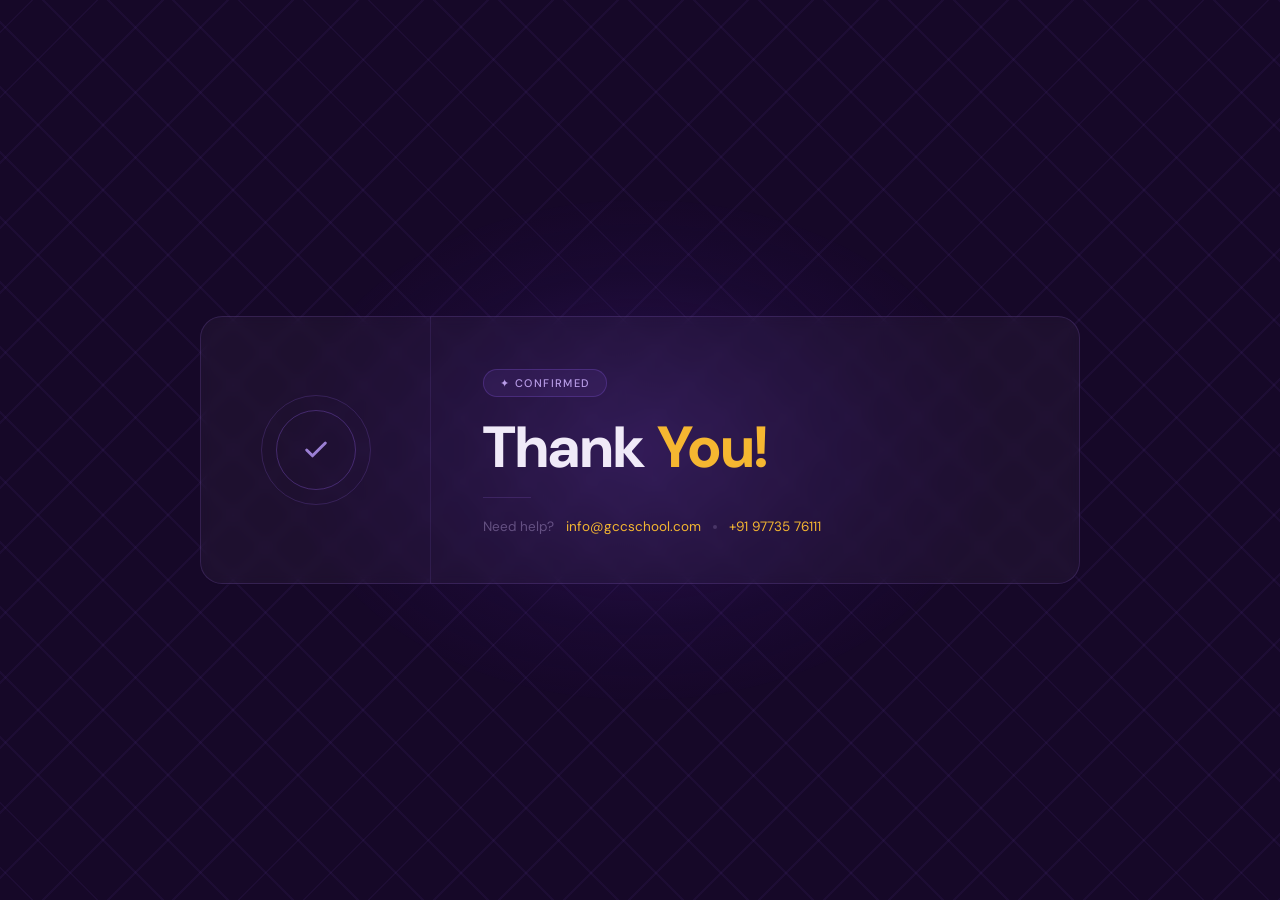
<file: thank-you.html>
<!DOCTYPE html>
<html lang="en">

<head>
  <meta charset="UTF-8" />
  <meta name="viewport" content="width=device-width, initial-scale=1.0" />
  <title>Thank You — GCC School</title>
  <link
    href="https://fonts.googleapis.com/css2?family=Syne:wght@700;800&family=DM+Sans:ital,wght@0,400;0,500;1,400&display=swap"
    rel="stylesheet" />
  <!-- Meta Pixel Code -->
  <script>
    !function (f, b, e, v, n, t, s) {
      if (f.fbq) return; n = f.fbq = function () {
        n.callMethod ?
        n.callMethod.apply(n, arguments) : n.queue.push(arguments)
      };
      if (!f._fbq) f._fbq = n; n.push = n; n.loaded = !0; n.version = '2.0';
      n.queue = []; t = b.createElement(e); t.async = !0;
      t.src = v; s = b.getElementsByTagName(e)[0];
      s.parentNode.insertBefore(t, s)
    }(window, document, 'script',
      'https://connect.facebook.net/en_US/fbevents.js');
    fbq('init', '1308129784468579');
    fbq('track', 'Purchase', { value: 2950.00, currency: 'INR' });
  </script>
  <noscript><img height="1" width="1" style="display:none"
      src="https://www.facebook.com/tr?id=1308129784468579&ev=PageView&noscript=1" /></noscript>
  <!-- End Meta Pixel Code -->

  <style>
    *,
    *::before,
    *::after {
      box-sizing: border-box;
      margin: 0;
      padding: 0;
    }

    :root {
      --bg-deep: #160828;
      --bg-mid: #1f0e38;
      --card-bg: rgba(255, 255, 255, 0.035);
      --card-border: rgba(160, 110, 230, 0.18);
      --purple-dim: rgba(140, 90, 220, 0.4);
      --accent-purple: #9b7fd4;
      --accent-yellow: #f5b731;
      --text-white: #f0eaf8;
      --text-muted: rgba(210, 195, 240, 0.65);
      --text-faint: rgba(200, 180, 235, 0.38);
      --green-dot: #3ecf75;
    }

    html,
    body {
      min-height: 100vh;
      font-family: 'DM Sans', sans-serif;
      background: var(--bg-deep);
      color: var(--text-white);
      overflow-x: hidden;
    }

    /* ── Background ── */
    .bg-layer {
      position: fixed;
      inset: 0;
      z-index: 0;
      pointer-events: none;
    }

    /* Chevron / arrow pattern */
    .bg-layer::before {
      content: '';
      position: absolute;
      inset: 0;
      background-image:
        repeating-linear-gradient(45deg,
          transparent 0px,
          transparent 22px,
          rgba(130, 80, 210, 0.07) 22px,
          rgba(130, 80, 210, 0.07) 24px,
          transparent 24px,
          transparent 46px),
        repeating-linear-gradient(135deg,
          transparent 0px,
          transparent 22px,
          rgba(130, 80, 210, 0.07) 22px,
          rgba(130, 80, 210, 0.07) 24px,
          transparent 24px,
          transparent 46px);
    }

    /* Soft radial glow behind card */
    .bg-layer::after {
      content: '';
      position: absolute;
      top: 50%;
      left: 50%;
      transform: translate(-50%, -50%);
      width: 700px;
      height: 500px;
      border-radius: 50%;
      background: radial-gradient(ellipse at center,
          rgba(100, 50, 190, 0.28) 0%,
          rgba(60, 20, 130, 0.10) 50%,
          transparent 75%);
    }

    /* ── Page layout ── */
    .page {
      position: relative;
      z-index: 1;
      min-height: 100vh;
      display: flex;
      align-items: center;
      justify-content: center;
      padding: 48px 24px;
    }

    /* ── Card ── */
    .card {
      width: 100%;
      max-width: 880px;
      background: var(--card-bg);
      border: 1px solid var(--card-border);
      border-radius: 22px;
      display: flex;
      align-items: stretch;
      overflow: hidden;
      backdrop-filter: blur(6px);
      -webkit-backdrop-filter: blur(6px);
      animation: cardIn 0.65s cubic-bezier(0.22, 1, 0.36, 1) both;
    }

    @keyframes cardIn {
      from {
        opacity: 0;
        transform: translateY(28px) scale(0.98);
      }

      to {
        opacity: 1;
        transform: translateY(0) scale(1);
      }
    }

    /* ── Left panel ── */
    .left {
      flex-shrink: 0;
      width: 230px;
      display: flex;
      flex-direction: column;
      align-items: center;
      justify-content: center;
      gap: 22px;
      padding: 52px 28px;
      border-right: 1px solid rgba(150, 100, 220, 0.13);
    }

    /* Concentric rings */
    .icon-wrap {
      position: relative;
      width: 110px;
      height: 110px;
      display: flex;
      align-items: center;
      justify-content: center;
    }

    .ring {
      position: absolute;
      border-radius: 50%;
      border: 1.5px solid var(--purple-dim);
    }

    .ring-1 {
      width: 110px;
      height: 110px;
      border-color: rgba(140, 90, 220, 0.22);
      animation: pulse 2.8s ease-in-out infinite;
    }

    .ring-2 {
      width: 80px;
      height: 80px;
      border-color: rgba(140, 90, 220, 0.35);
    }

    @keyframes pulse {

      0%,
      100% {
        box-shadow: 0 0 0 0 rgba(140, 90, 220, 0.0);
      }

      50% {
        box-shadow: 0 0 0 10px rgba(140, 90, 220, 0.10);
      }
    }

    .check-circle {
      width: 56px;
      height: 56px;
      border-radius: 50%;
      background: transparent;
      display: flex;
      align-items: center;
      justify-content: center;
      position: relative;
      z-index: 1;
    }

    .check-svg {
      width: 28px;
      height: 28px;
      stroke: var(--accent-purple);
      stroke-width: 2.5;
      stroke-linecap: round;
      stroke-linejoin: round;
      fill: none;
      stroke-dasharray: 38;
      stroke-dashoffset: 38;
      animation: drawCheck 0.7s 0.5s cubic-bezier(0.22, 1, 0.36, 1) forwards;
    }

    @keyframes drawCheck {
      to {
        stroke-dashoffset: 0;
      }
    }

    /* Green online dot */
    .online-row {
      display: flex;
      align-items: center;
      gap: 8px;
    }

    .green-dot {
      width: 9px;
      height: 9px;
      border-radius: 50%;
      background: var(--green-dot);
      box-shadow: 0 0 0 3px rgba(62, 207, 117, 0.18);
      animation: dotPulse 2s ease-in-out infinite;
    }

    @keyframes dotPulse {

      0%,
      100% {
        box-shadow: 0 0 0 3px rgba(62, 207, 117, 0.18);
      }

      50% {
        box-shadow: 0 0 0 6px rgba(62, 207, 117, 0.08);
      }
    }

    .online-label {
      font-size: 13.5px;
      color: var(--text-muted);
      font-weight: 400;
    }

    /* ── Right panel ── */
    .right {
      flex: 1;
      padding: 52px 52px 48px;
      display: flex;
      flex-direction: column;
      gap: 20px;
    }

    /* Badge */
    .badge {
      display: inline-flex;
      align-items: center;
      gap: 7px;
      background: rgba(130, 85, 215, 0.10);
      border: 1px solid rgba(130, 85, 215, 0.30);
      border-radius: 999px;
      padding: 6px 16px;
      width: fit-content;
      font-size: 11px;
      font-weight: 500;
      letter-spacing: 0.13em;
      text-transform: uppercase;
      color: #b99de8;
      animation: fadeUp 0.5s 0.15s both;
    }

    /* Heading */
    .heading {
      /* font-family: 'Syne', sans-serif; */
      font-weight: 800;
      font-size: clamp(40px, 5.5vw, 58px);
      line-height: 1.05;
      color: var(--text-white);
      animation: fadeUp 0.5s 0.25s both;
    }

    .heading .yellow {
      color: var(--accent-yellow);
    }

    /* Description */
    .desc {
      font-size: 16px;
      line-height: 1.7;
      color: var(--text-muted);
      animation: fadeUp 0.5s 0.35s both;
    }

    .desc .hl {
      color: var(--accent-purple);
      font-weight: 500;
    }

    /* Divider */
    .divider {
      width: 48px;
      height: 1px;
      background: rgba(150, 100, 220, 0.20);
      animation: fadeUp 0.5s 0.42s both;
    }

    /* Help row */
    .help {
      display: flex;
      align-items: center;
      gap: 12px;
      flex-wrap: wrap;
      animation: fadeUp 0.5s 0.48s both;
    }

    .help-label {
      font-size: 13.5px;
      color: var(--text-faint);
    }

    .help-sep {
      width: 4px;
      height: 4px;
      border-radius: 50%;
      background: rgba(200, 180, 235, 0.20);
    }

    .help a {
      font-size: 13.5px;
      color: var(--accent-yellow);
      text-decoration: none;
      transition: opacity 0.2s;
    }

    .help a:hover {
      opacity: 0.72;
    }

    /* Shared fade-up */
    @keyframes fadeUp {
      from {
        opacity: 0;
        transform: translateY(14px);
      }

      to {
        opacity: 1;
        transform: translateY(0);
      }
    }

    /* PID Display */
    .payment-id {
      background: rgba(0, 0, 0, 0.15);
      padding: 8px 12px;
      border-radius: 6px;
      border: 1px dashed rgba(150, 100, 220, 0.25);
      font-size: 13.5px;
      color: var(--text-muted);
      font-family: monospace;
      margin-top: -6px;
      display: none;
      width: fit-content;
      animation: fadeUp 0.5s 0.38s both;
    }

    .payment-id .value {
      color: var(--text-white);
      font-weight: 500;
      letter-spacing: 0.5px;
    }

    /* ── Responsive ── */
    @media (max-width: 640px) {
      .card {
        flex-direction: column;
      }

      .left {
        width: 100%;
        border-right: none;
        border-bottom: 1px solid rgba(150, 100, 220, 0.13);
        padding: 40px 24px 32px;
      }

      .right {
        padding: 32px 24px 40px;
      }

      .heading {
        font-size: 38px;
      }
    }
  </style>
</head>

<body>
  <div class="bg-layer" aria-hidden="true"></div>

  <main class="page">
    <div class="card" role="main">

      <!-- Left: icon + status -->
      <div class="left">
        <div class="icon-wrap">
          <div class="ring ring-1"></div>
          <div class="ring ring-2"></div>
          <div class="check-circle">
            <svg class="check-svg" viewBox="0 0 24 24" aria-hidden="true">
              <polyline points="20 6 9 17 4 12"></polyline>
            </svg>
          </div>
        </div>
      </div>

      <!-- Right: content -->
      <div class="right">
        <div class="badge">✦ Confirmed</div>

        <h1 class="heading">Thank <span class="yellow">You!</span></h1>

        <div class="divider"></div>

        <div class="help">
          <span class="help-label">Need help?</span>
          <a href="mailto:info@gccschool.com">info@gccschool.com</a>
          <div class="help-sep"></div>
          <a href="tel:+919773576111">+91 97735 76111</a>
        </div>
      </div>

    </div>
  </main>

  <script>
    document.addEventListener("DOMContentLoaded", function () {
      const params = new URLSearchParams(window.location.search);
      const orderId = params.get("cf_order_id");
      if (orderId) {
        document.getElementById("paymentIdValue").textContent = orderId;
        document.getElementById("paymentIdBox").style.display = "block";
      }
    });
  </script>
</body>

</html>
</file>
<file: gcc_vsl_final.css>
:root {
  --purple-dark: #1a0a3d;
  --purple-mid: #2d1b6e;
  --purple-bright: #5b3fd4;
  --gold: #f5a623;
  --gold-light: #ffc94d;
  --white: #ffffff;
  --off-white: #f0ecff;
  --text-muted: #a89ec9;
  --red-cta: #e8302a;
  --red-hover: #c72420;
  --green-cta: #1a9e5c;
  --green-hover: #15834c;
}

* {
  margin: 0;
  padding: 0;
  box-sizing: border-box;
}

body {
  font-family: 'Manrope', sans-serif;
  background-color: var(--purple-dark);
  color: var(--white);
}

/* URGENCY BAR */

.gcc-form {
  display: flex;
  flex-direction: column;
  gap: 16px;
}

.gcc-row {
  display: grid;
  grid-template-columns: 1fr 1fr;
  gap: 12px;
}

@media (max-width: 600px) {
  .gcc-row {
    grid-template-columns: 1fr;
  }
}

.urgency-bar {
  background: var(--gold);
  color: var(--purple-dark);
  text-align: center;
  padding: 10px 16px;
  font-size: 14px;
  font-weight: 800;
  animation: pulse 1.2s infinite;
}

@keyframes pulse {
  0% {
    transform: scale(1);
  }

  50% {
    transform: scale(1.05);
  }

  100% {
    transform: scale(1);
  }
}

/* HEADER */
.header {
  text-align: center;
  padding: 10px 16px;
  border-bottom: 1px solid rgba(255, 255, 255, 0.07);
}

.logo-area {
  display: inline-flex;
  align-items: center;
  gap: 10px;
}

.logo-icon {
  width: 38px;
  height: 38px;
  background: var(--gold);
  border-radius: 8px;
  display: flex;
  align-items: center;
  justify-content: center;
  font-family: 'Bebas Neue', sans-serif;
  font-size: 24px;
  color: var(--purple-dark);
}

.logo-text {
  font-family: 'Bebas Neue', sans-serif;
  font-size: 26px;
  letter-spacing: 1px;
}

.logo-tag {
  font-size: 9px;
  font-weight: 700;
  color: var(--gold);
  letter-spacing: 1.5px;
  text-transform: uppercase;
  display: block;
  margin-top: -3px;
}

/* HERO */
.hero {
  max-width: 860px;
  margin: 0 auto;
  padding: 30px 20px 16px;
  text-align: center;
}

.pre-label {
  display: inline-block;
  font-size: 12px;
  font-weight: 700;
  text-transform: uppercase;
  letter-spacing: 2px;
  color: var(--gold);
  border: 1px solid rgba(245, 166, 35, 0.3);
  border-radius: 4px;
  padding: 5px 14px;
  background: rgba(245, 166, 35, 0.08);
  margin-bottom: 20px;
}

h1 {
  font-family: 'Manrope', sans-serif;
  font-size: 35px;
  font-weight: 900;
  line-height: 1.2;
  max-width: 850;
  margin: 0 auto 18px;
}

h1 em,
h2 em {
  font-style: normal;
  color: var(--gold);
}

.hero-sub {
  font-size: 16px;
  font-weight: 600;
  color: var(--text-muted);
  max-width: 640px;
  margin: 0 auto 14px;
  line-height: 1.5;
}

.highlight-line {
  font-size: 25px;
  font-weight: 700;
  color: var(--white);
  margin-bottom: 14px;
}

.highlight-line strong {
  color: var(--gold);
}

.guarantee-line {
  font-size: 15px;
  font-weight: 700;
  color: var(--white);
  background: rgba(91, 63, 212, 0.3);
  border: 1px solid rgba(91, 63, 212, 0.5);
  border-radius: 6px;
  padding: 10px 20px;
  display: inline-block;
  margin-bottom: 16px;
}

.deadline {
  font-size: 14px;
  font-weight: 700;
  color: #ff6b6b;
}

/* VIDEO SECTION */
.video-section {
  max-width: 860px;
  margin: 0 auto;
  padding: 0 20px 40px;
}

.video-wrapper {
  position: relative;
  background: #000;
  border-radius: 12px;
  overflow: hidden;
  border: 2px solid rgba(245, 166, 35, 0.3);
  box-shadow: 0 0 60px rgba(91, 63, 212, 0.4);
}

.video-container {
  position: relative;
  padding-bottom: 56.25%;
  height: 0;
  overflow: hidden;
}

/* Placeholder for actual video embed */
.video-placeholder {
  position: absolute;
  top: 0;
  left: 0;
  width: 100%;
  height: 100%;
  background: linear-gradient(135deg, #1a0a3d 0%, #2d1b6e 50%, #1a0a3d 100%);
  display: flex;
  flex-direction: column;
  align-items: center;
  justify-content: center;
  cursor: pointer;
}

.play-btn {
  width: 80px;
  height: 80px;
  background: rgba(245, 166, 35, 0.15);
  border: 3px solid var(--gold);
  border-radius: 50%;
  display: flex;
  align-items: center;
  justify-content: center;
  font-size: 28px;
  margin-bottom: 16px;
  transition: all 0.2s;
}

.play-btn:hover {
  background: var(--gold);
  color: var(--purple-dark);
}

.video-title-text {
  font-size: 16px;
  font-weight: 700;
  color: var(--white);
  text-align: center;
  padding: 0 20px;
}

.video-sub-text {
  font-size: 12px;
  color: var(--text-muted);
  margin-top: 6px;
  text-align: center;
}

.play-pulse {
  position: absolute;
  top: 50%;
  left: 50%;
  transform: translate(-50%, -50%);
}

.video-caption {
  background: rgba(0, 0, 0, 0.4);
  border-top: 1px solid rgba(255, 255, 255, 0.06);
  padding: 12px 20px;
  display: flex;
  align-items: center;
  gap: 10px;
}

.vc-avatar {
  width: 36px;
  height: 36px;
  border-radius: 50%;
  background: var(--purple-bright);
  display: flex;
  align-items: center;
  justify-content: center;
  font-weight: 800;
  font-size: 14px;
  color: var(--gold);
  flex-shrink: 0;
}

.vc-name {
  font-size: 13px;
  font-weight: 700;
}

.vc-title {
  font-size: 11px;
  color: var(--text-muted);
}

/* WATCH PROMPT */
.watch-prompt {
  text-align: center;
  font-size: 18px;
  font-weight: 800;
  color: var(--white);
  margin: 20px 0 8px;
}

.watch-prompt-sub {
  text-align: center;
  font-size: 14px;
  color: var(--text-muted);
  margin-bottom: 28px;
}

/* INITIAL CTA (before video watched) */
.initial-cta {
  text-align: center;
  margin-bottom: 16px;
  display: flex;
  flex-direction: column;
  align-items: center;
}

.cta-btn-primary {
  display: inline-block;
  padding: 18px 40px;
  background: var(--red-cta);
  color: var(--white);
  border: none;
  border-radius: 8px;
  font-family: 'Manrope', sans-serif;
  font-size: 20px;
  font-weight: 800;
  text-align: center;
  cursor: pointer;
  transition: background 0.2s, transform 0.1s, box-shadow 0.2s, color 0.3s;
  text-decoration: none;
  letter-spacing: 0.2px;
  width: 100%;
  max-width: 420px;
}

.cta-btn-primary:hover {
  background: var(--red-hover);
  transform: translateY(-2px);
}

/* LOCKED STATE */
.btn-activate-msg {
  font-size: 14px;
  font-weight: 600;
  color: rgba(255, 255, 255, 0.5);
  margin-bottom: 12px;
  letter-spacing: 0.2px;
}

.btn-activate-msg span {
  color: var(--gold);
  font-weight: 800;
  font-variant-numeric: tabular-nums;
}

.cta-btn-locked {
  background: linear-gradient(135deg, #2e4a8a, #4a2d8a) !important;
  color: rgba(255, 255, 255, 0.4) !important;
  cursor: not-allowed !important;
  box-shadow: none !important;
  pointer-events: none;
  border: none;
}

.cta-btn-locked.cta-btn-active {
  background: var(--red-cta) !important;
  color: var(--white) !important;
  cursor: pointer !important;
  pointer-events: auto;
  box-shadow: 0 8px 28px rgba(232, 48, 42, 0.4) !important;
  animation: btnActivate 0.45s cubic-bezier(0.34, 1.56, 0.64, 1) forwards;
}

.cta-btn-locked.cta-btn-active:hover {
  background: var(--red-hover) !important;
  transform: translateY(-2px) !important;
}

@keyframes btnActivate {
  0% {
    transform: scale(0.97);
    box-shadow: none;
  }

  60% {
    transform: scale(1.03);
  }

  100% {
    transform: scale(1);
    box-shadow: 0 8px 28px rgba(232, 48, 42, 0.4);
  }
}

/* DUAL CTA (hidden, reveals after 5 min) */
.dual-cta {
  display: none;
  max-width: 860px;
  margin: 0 auto;
  padding: 0 20px 48px;
}

.dual-cta.visible {
  display: block;
}

.dual-cta-header {
  text-align: center;
  margin-bottom: 28px;
}

.dual-cta-header h2 {
  font-size: clamp(22px, 4vw, 32px);
  font-weight: 800;
  margin-bottom: 8px;
}

.dual-cta-header p {
  font-size: 15px;
  color: var(--text-muted);
}

.cta-grid {
  display: grid;
  grid-template-columns: 1fr 1fr;
  gap: 20px;
}

.cta-card {
  background: rgba(255, 255, 255, 0.04);
  border: 1px solid rgba(255, 255, 255, 0.1);
  border-radius: 14px;
  padding: 28px 24px;
  text-align: center;
  transition: border-color 0.2s;
}

.cta-card:hover {
  border-color: rgba(245, 166, 35, 0.4);
}

.cta-card.primary {
  border-color: rgba(245, 166, 35, 0.3);
}

.cta-icon {
  font-size: 32px;
  margin-bottom: 14px;
  display: block;
}

.cta-card h3 {
  font-size: 18px;
  font-weight: 800;
  margin-bottom: 10px;
}

.cta-card p {
  font-size: 13px;
  color: var(--text-muted);
  line-height: 1.65;
  margin-bottom: 18px;
}

.cta-card ul {
  list-style: none;
  text-align: left;
  margin-bottom: 20px;
}

.cta-card ul li {
  font-size: 13px;
  color: rgba(255, 255, 255, 0.8);
  margin-bottom: 8px;
  padding-left: 20px;
  position: relative;
}

.cta-card ul li::before {
  content: '✓';
  position: absolute;
  left: 0;
  color: var(--gold);
  font-weight: 800;
}

.btn-gold {
  display: block;
  width: 100%;
  padding: 16px;
  background: var(--gold);
  color: var(--purple-dark);
  border: none;
  border-radius: 8px;
  font-family: 'Manrope', sans-serif;
  font-size: 16px;
  font-weight: 800;
  cursor: pointer;
  transition: background 0.2s;
  text-decoration: none;
}

.btn-gold:hover {
  background: var(--gold-light);
}

.btn-outline {
  display: block;
  width: 100%;
  padding: 16px;
  background: transparent;
  color: var(--white);
  border: 2px solid rgba(255, 255, 255, 0.25);
  border-radius: 8px;
  font-family: 'Manrope', sans-serif;
  font-size: 16px;
  font-weight: 700;
  cursor: pointer;
  transition: border-color 0.2s, background 0.2s;
  text-decoration: none;
}

.btn-outline:hover {
  border-color: var(--white);
  background: rgba(255, 255, 255, 0.06);
}

.btn-note {
  font-size: 11px;
  color: var(--text-muted);
  margin-top: 10px;
  text-align: center;
}

/* DIVIDER */
.divider {
  max-width: 860px;
  margin: 0 auto 48px;
  border: none;
  border-top: 1px solid rgba(255, 255, 255, 0.07);
}

/* WHAT YOU GET */
.section {
  max-width: 860px;
  margin: 0 auto;
  padding: 0 20px 56px;
}

.section-label {
  font-size: 11px;
  font-weight: 700;
  text-transform: uppercase;
  letter-spacing: 2px;
  color: var(--gold);
  margin-bottom: 10px;
}

.section-title {
  font-size: clamp(22px, 4vw, 32px);
  font-weight: 800;
  margin-bottom: 32px;
}

/* STARTER KIT */
.kit-grid {
  display: grid;
  grid-template-columns: repeat(auto-fit, minmax(220px, 1fr));
  gap: 16px;
  margin-bottom: 32px;
}

.kit-item {
  background: rgba(255, 255, 255, 0.04);
  border: 1px solid rgba(255, 255, 255, 0.08);
  border-radius: 10px;
  padding: 20px;
  display: flex;
  gap: 14px;
  align-items: flex-start;
}

.kit-num {
  width: 32px;
  height: 32px;
  background: var(--gold);
  color: var(--purple-dark);
  border-radius: 50%;
  display: flex;
  align-items: center;
  justify-content: center;
  font-weight: 800;
  font-size: 14px;
  flex-shrink: 0;
}

.kit-text h4 {
  font-size: 14px;
  font-weight: 700;
  margin-bottom: 4px;
}

.kit-text p {
  font-size: 12px;
  color: var(--text-muted);
  line-height: 1.5;
}

/* TRIMESTERS */
.trimester-table {
  width: 100%;
  border-collapse: collapse;
  font-size: 13px;
}

.trimester-table th {
  background: rgba(91, 63, 212, 0.3);
  padding: 12px 16px;
  text-align: left;
  font-size: 11px;
  text-transform: uppercase;
  letter-spacing: 1px;
  color: var(--text-muted);
  border-bottom: 1px solid rgba(255, 255, 255, 0.1);
}

.trimester-table td {
  padding: 14px 16px;
  border-bottom: 1px solid rgba(255, 255, 255, 0.06);
  vertical-align: top;
  color: rgba(255, 255, 255, 0.85);
}

.trimester-table tr:last-child td {
  border-bottom: none;
}

.tri-badge {
  display: inline-block;
  font-size: 10px;
  font-weight: 700;
  background: var(--purple-bright);
  color: var(--white);
  border-radius: 4px;
  padding: 3px 8px;
  margin-bottom: 4px;
}

.tri-date {
  font-size: 12px;
  font-weight: 700;
}

.onboard-banner {
  background: linear-gradient(135deg, var(--purple-bright), var(--purple-mid));
  border-radius: 10px;
  padding: 20px 24px;
  text-align: center;
  margin-top: 16px;
}

.onboard-banner strong {
  color: var(--gold);
  font-size: 20px;
}

.onboard-banner p {
  font-size: 14px;
  font-weight: 700;
  margin-top: 4px;
}

/* ── COMPANIES SLIDER ── */
.slider-wrapper {
  position: relative;
  overflow: hidden;
  margin-top: 24px;
  /* fade edges */
  -webkit-mask-image: linear-gradient(to right, transparent 0%, black 8%, black 92%, transparent 100%);
  mask-image: linear-gradient(to right, transparent 0%, black 8%, black 92%, transparent 100%);
}

/* pause on hover */
.slider-wrapper:hover .slider-track {
  animation-play-state: paused;
}

.slider-track {
  display: flex;
  gap: 0;
  width: max-content;
  animation: marquee 30s linear infinite;
}

.slider-set {
  display: flex;
  flex-shrink: 0;
}

@keyframes marquee {
  0% {
    transform: translateX(0);
  }

  100% {
    transform: translateX(-50%);
  }
}

/* ── EACH LOGO SLOT ──
       To add logos: replace the <span> text with an <img> tag.
       Example:
         <div class="logo-slot">
           <img src="your-logo.png" alt="Company Name">
         </div>
    ── */
.logo-slot {
  flex-shrink: 0;
  width: 160px;
  height: 72px;
  display: flex;
  align-items: center;
  justify-content: center;
  margin: 0 12px;
  background: rgba(255, 255, 255, 0.05);
  border: 1px solid rgba(255, 255, 255, 0.09);
  border-radius: 10px;
  padding: 0 20px;
  transition: background 0.2s, border-color 0.2s;
}

.logo-slot:hover {
  background: rgba(255, 255, 255, 0.09);
  border-color: rgba(245, 166, 35, 0.3);
}

/* Text fallback (shown until you swap in real logos) */
.logo-slot span {
  font-size: 13px;
  font-weight: 800;
  color: rgba(255, 255, 255, 0.65);
  white-space: nowrap;
  letter-spacing: 0.3px;
  text-align: center;
}

/* Image logos */
.logo-slot img {
  max-width: 120px;
  max-height: 44px;
  width: auto;
  height: auto;
  object-fit: contain;
  filter: brightness(0) invert(1);
  opacity: 0.65;
  transition: opacity 0.2s;
}

.logo-slot:hover img {
  opacity: 0.9;
}

/* ELIGIBILITY */
.elig-grid {
  display: grid;
  grid-template-columns: repeat(auto-fit, minmax(200px, 1fr));
  gap: 12px;
}

.elig-item {
  display: flex;
  align-items: center;
  gap: 10px;
  background: rgba(255, 255, 255, 0.04);
  border: 1px solid rgba(255, 255, 255, 0.08);
  border-radius: 8px;
  padding: 14px 16px;
  font-size: 13px;
  font-weight: 600;
}

.elig-item .check {
  width: 22px;
  height: 22px;
  background: var(--gold);
  border-radius: 50%;
  display: flex;
  align-items: center;
  justify-content: center;
  font-size: 12px;
  color: var(--purple-dark);
  font-weight: 800;
  flex-shrink: 0;
}

/* FAQ — ACCORDION */
.faq-list {}

.faq-item {
  border-bottom: 1px solid rgba(255, 255, 255, 0.07);
}

.faq-q {
  font-size: 15px;
  font-weight: 700;
  padding: 18px 40px 18px 0;
  cursor: pointer;
  position: relative;
  user-select: none;
  margin: 0;
}

.faq-q::after {
  content: '+';
  position: absolute;
  right: 4px;
  top: 50%;
  transform: translateY(-50%);
  font-size: 22px;
  font-weight: 300;
  color: var(--gold);
  transition: transform 0.25s;
  line-height: 1;
}

.faq-item.open .faq-q::after {
  transform: translateY(-50%) rotate(45deg);
}

.faq-a {
  font-size: 14px;
  color: var(--text-muted);
  line-height: 1.65;
  max-height: 0;
  overflow: hidden;
  transition: max-height 0.35s ease, padding 0.25s ease;
  padding: 0;
  margin: 0;
}

.faq-item.open .faq-a {
  max-height: 300px;
  padding-bottom: 18px;
}

/* REPEATING INLINE CTA */
.inline-cta {
  text-align: center;
  padding: 32px 20px;
}

.inline-cta a {
  display: inline-block;
  padding: 16px 40px;
  background: var(--red-cta);
  color: var(--white);
  border: none;
  border-radius: 8px;
  font-family: 'Manrope', sans-serif;
  font-size: 18px;
  font-weight: 800;
  text-decoration: none;
  transition: background 0.2s, transform 0.15s;
  box-shadow: 0 6px 24px rgba(232, 48, 42, 0.35);
  max-width: 420px;
  width: 100%;
}

.inline-cta a:hover {
  background: var(--red-hover);
  transform: translateY(-2px);
}

.inline-cta-sub {
  font-size: 12px;
  color: var(--text-muted);
  margin-top: 10px;
  font-weight: 600;
}

/* PROOF CARDS */
.proof-grid {
  display: grid;
  grid-template-columns: repeat(auto-fit, minmax(230px, 1fr));
  gap: 16px;
}

.proof-card {
  background: rgba(255, 255, 255, 0.04);
  border: 1px solid rgba(255, 255, 255, 0.08);
  border-radius: 12px;
  padding: 20px;
}

.stars {
  color: var(--gold);
  font-size: 14px;
  margin-bottom: 10px;
}

.proof-text {
  font-size: 13px;
  line-height: 1.6;
  color: rgba(255, 255, 255, 0.75);
  margin-bottom: 12px;
  font-style: italic;
}

.proof-name {
  font-size: 12px;
  font-weight: 700;
  color: var(--gold);
}

.proof-role {
  font-size: 11px;
  color: var(--text-muted);
  margin-top: 2px;
}

/* FINAL CTA */
.final-cta-section {
  max-width: 860px;
  margin: 0 auto;
  padding: 0 20px 64px;
  text-align: center;
}

.final-cta-box {
  background: linear-gradient(135deg, rgba(91, 63, 212, 0.25) 0%, rgba(45, 27, 110, 0.4) 100%);
  border: 1px solid rgba(245, 166, 35, 0.25);
  border-radius: 16px;
  padding: 40px 32px;
}

.final-cta-box h2 {
  font-size: clamp(20px, 4vw, 30px);
  font-weight: 800;
  margin-bottom: 10px;
}

.final-cta-box p {
  font-size: 15px;
  color: var(--text-muted);
  max-width: 560px;
  margin: 0 auto 28px;
  line-height: 1.6;
}

.final-btns {
  display: flex;
  gap: 16px;
  justify-content: center;
  flex-wrap: wrap;
}

.btn-cta-large {
  padding: 18px 36px;
  background: var(--red-cta);
  color: var(--white);
  border: none;
  border-radius: 8px;
  font-family: 'Manrope', sans-serif;
  font-size: 18px;
  font-weight: 800;
  cursor: pointer;
  transition: background 0.2s;
  text-decoration: none;
  display: inline-block;
}

.btn-cta-large:hover {
  background: var(--red-hover);
}

.btn-cta-secondary {
  padding: 18px 36px;
  background: transparent;
  color: var(--white);
  border: 2px solid rgba(255, 255, 255, 0.3);
  border-radius: 8px;
  font-family: 'Manrope', sans-serif;
  font-size: 18px;
  font-weight: 700;
  cursor: pointer;
  transition: all 0.2s;
  text-decoration: none;
  display: inline-block;
}

.btn-cta-secondary:hover {
  border-color: var(--white);
  background: rgba(255, 255, 255, 0.06);
}

.final-deadline {
  font-size: 13px;
  color: var(--gold);
  font-weight: 700;
  margin-top: 16px;
}

/* TRUST FOOTER ROW */
.trust-row {
  max-width: 860px;
  margin: 0 auto;
  padding: 0 20px 40px;
  text-align: center;
}

.trust-row p {
  font-size: 11px;
  text-transform: uppercase;
  letter-spacing: 1.5px;
  color: var(--text-muted);
  margin-bottom: 14px;
  font-weight: 700;
}

.trust-tags {
  display: flex;
  flex-wrap: wrap;
  justify-content: center;
  gap: 10px;
}

.trust-tags span {
  font-size: 12px;
  font-weight: 700;
  color: rgba(255, 255, 255, 0.5);
  background: rgba(255, 255, 255, 0.04);
  border: 1px solid rgba(255, 255, 255, 0.08);
  padding: 5px 12px;
  border-radius: 4px;
}

/* FOOTER */
.footer {
  text-align: center;
  padding: 24px 20px;
  border-top: 1px solid rgba(255, 255, 255, 0.06);
  font-size: 11px;
  color: rgba(255, 255, 255, 0.25);
  line-height: 1.9;
}

.footer a {
  color: rgba(255, 255, 255, 0.35);
}

/* ══════════════════════════════════
       MOBILE — comprehensive
    ══════════════════════════════════ */
@media (max-width: 768px) {

  /* Sections */
  .hero {
    padding: 28px 16px 12px;
  }

  .video-section {
    padding: 0 12px 28px;
  }

  .section {
    padding: 0 16px 40px;
  }

  .dual-cta {
    padding: 0 16px 36px;
  }

  .final-cta-section {
    padding: 0 16px 48px;
  }

  .trust-row {
    padding: 0 16px 32px;
  }

  hr.divider {
    margin-bottom: 32px;
  }

  /* Hero text */
  h1 {
    font-size: clamp(22px, 6vw, 32px);
  }

  .hero-sub {
    font-size: 15px;
  }

  .guarantee-line {
    font-size: 13px;
    padding: 8px 14px;
  }

  /* Logo */
  .logo-text {
    font-size: 22px;
  }

  .logo-tag {
    font-size: 9px;
  }

  .logo-icon {
    width: 34px;
    height: 34px;
    font-size: 20px;
  }

  /* Video */
  .video-caption {
    flex-direction: column;
    gap: 6px;
    text-align: center;
  }

  .vc-name {
    font-size: 12px;
  }

  .vc-title {
    font-size: 10px;
  }

  .watch-prompt {
    font-size: 16px;
  }

  .cta-btn-primary {
    font-size: 16px;
    padding: 16px 24px;
    width: 100%;
    display: block;
  }

  /* Dual CTA */
  .cta-grid {
    grid-template-columns: 1fr;
    gap: 16px;
  }

  .dual-cta-header h2 {
    font-size: 22px;
  }

  .cta-card {
    padding: 22px 18px;
  }

  .btn-gold,
  .btn-outline {
    font-size: 15px;
    padding: 15px;
  }

  /* Tables */
  .trimester-table {
    font-size: 12px;
  }

  .trimester-table th,
  .trimester-table td {
    padding: 10px 10px;
  }

  .tri-date {
    font-size: 11px;
  }

  /* Kit grid */
  .kit-grid {
    grid-template-columns: 1fr;
  }

  /* Elig grid */
  .elig-grid {
    grid-template-columns: 1fr;
  }

  .elig-item {
    font-size: 13px;
  }

  /* Proof */
  .proof-grid {
    grid-template-columns: 1fr;
  }

  /* Companies slider */
  .logo-slot {
    width: 130px;
    height: 60px;
    margin: 0 8px;
  }

  .logo-slot span {
    font-size: 11px;
  }

  /* Onboard banner */
  .onboard-banner strong {
    font-size: 17px;
  }

  .onboard-banner p {
    font-size: 12px;
  }

  /* Final CTA */
  .final-cta-box {
    padding: 28px 18px;
  }

  .final-btns {
    flex-direction: column;
    align-items: stretch;
  }

  .btn-cta-large,
  .btn-cta-secondary {
    width: 100%;
    text-align: center;
    font-size: 16px;
    padding: 16px 20px;
  }

  /* Trust tags */
  .trust-tags {
    gap: 8px;
  }

  .trust-tags span {
    font-size: 11px;
    padding: 4px 10px;
  }

  /* FAQ */
  .faq-q {
    font-size: 14px;
  }

  .faq-a {
    font-size: 13px;
  }

  /* Section titles */
  .section-title {
    font-size: clamp(18px, 5vw, 26px);
  }
}

@media (max-width: 480px) {
  .urgency-bar {
    font-size: 12px;
    padding: 8px 12px;
  }

  .header {
    padding: 18px 12px 0;
  }

  h1 {
    font-size: 22px;
  }

  .hero-sub {
    font-size: 14px;
  }

  .pre-label {
    font-size: 10px;
    letter-spacing: 1.2px;
    padding: 4px 10px;
  }

  .trimester-table {
    display: block;
    overflow-x: auto;
    -webkit-overflow-scrolling: touch;
  }

  .video-wrapper {
    border-radius: 8px;
  }
}

@media (max-width: 360px) {
  .logo-text {
    font-size: 19px;
  }

  h1 {
    font-size: 20px;
  }

  .btn-cta-large {
    font-size: 15px;
  }
}

/* ── STATUS MODAL ── */
.status-modal-overlay {
  position: fixed;
  top: 0;
  left: 0;
  width: 100%;
  height: 100%;
  background: rgba(10, 5, 20, 0.85);
  backdrop-filter: blur(4px);
  z-index: 9999;
  display: none;
  align-items: center;
  justify-content: center;
  padding: 20px;
  opacity: 0;
  transition: opacity 0.3s;
}

.status-modal-overlay.active {
  display: flex;
  opacity: 1;
}

.status-modal {
  background: #1e0a30;
  border: 1px solid rgba(139, 92, 246, 0.15);
  border-radius: 24px;
  padding: 48px;
  display: flex;
  gap: 48px;
  max-width: 760px;
  width: 100%;
  box-shadow: 0 30px 60px rgba(0, 0, 0, 0.6), inset 0 1px 0 rgba(255, 255, 255, 0.02);
  color: white;
  transform: translateY(20px) scale(0.98);
  transition: transform 0.4s cubic-bezier(0.175, 0.885, 0.32, 1.275);
  font-family: inherit;
  position: relative;
}

.status-modal-overlay.active .status-modal {
  transform: translateY(0) scale(1);
}

.status-left {
  display: flex;
  flex-direction: column;
  align-items: center;
  justify-content: center;
  padding-right: 48px;
  border-right: 1px solid rgba(255, 255, 255, 0.06);
}

.status-icon-wrap {
  width: 140px;
  height: 140px;
  position: relative;
  display: flex;
  align-items: center;
  justify-content: center;
  margin-bottom: 24px;
}

.status-icon-outer {
  position: absolute;
  width: 130px;
  height: 130px;
  border-radius: 50%;
  border: 1px solid rgba(139, 92, 246, 0.15);
}

.status-icon-middle {
  position: absolute;
  width: 90px;
  height: 90px;
  border-radius: 50%;
  border: 1px solid rgba(139, 92, 246, 0.35);
}

.status-icon-inner {
  position: relative;
  width: 50px;
  height: 50px;
  border-radius: 50%;
  background: transparent;
  border: 1.5px solid rgba(139, 92, 246, 0.8);
  display: flex;
  align-items: center;
  justify-content: center;
  box-shadow: 0 0 20px rgba(139, 92, 246, 0.2);
}

.status-icon-inner svg {
  width: 22px;
  height: 22px;
  stroke: #D8B4FE;
  stroke-width: 2;
  fill: none;
  stroke-linecap: round;
  stroke-linejoin: round;
}

.status-icon-wrap.failed .status-icon-outer {
  border-color: rgba(239, 68, 68, 0.15);
}

.status-icon-wrap.failed .status-icon-middle {
  border-color: rgba(239, 68, 68, 0.35);
}

.status-icon-wrap.failed .status-icon-inner {
  border-color: rgba(239, 68, 68, 0.8);
  box-shadow: 0 0 20px rgba(239, 68, 68, 0.2);
}

.status-icon-wrap.failed .status-icon-inner svg {
  stroke: #FCA5A5;
}

.status-online {
  font-size: 13px;
  color: #9CA3AF;
  display: flex;
  align-items: center;
  gap: 8px;
}

.green-dot {
  width: 8px;
  height: 8px;
  background: #10B981;
  border-radius: 50%;
  box-shadow: 0 0 8px #10B981;
}

.red-dot {
  background: #EF4444;
  box-shadow: 0 0 8px #EF4444;
}

.status-right {
  flex: 1;
  display: flex;
  flex-direction: column;
  justify-content: center;
}

.status-badge {
  display: inline-flex;
  align-items: center;
  gap: 6px;
  background: rgba(217, 119, 6, 0.15);
  border: 1px solid rgba(217, 119, 6, 0.3);
  color: #FBBF24;
  padding: 6px 14px;
  border-radius: 20px;
  font-size: 11px;
  font-weight: 700;
  letter-spacing: 1px;
  margin-bottom: 24px;
  text-transform: uppercase;
  width: fit-content;
}

.status-badge.failed {
  background: rgba(220, 38, 38, 0.1);
  border: 1px solid rgba(220, 38, 38, 0.3);
  color: #FCA5A5;
}

.status-badge.loading {
  background: rgba(167, 139, 250, 0.1);
  border: 1px solid rgba(167, 139, 250, 0.3);
  color: #a78bfa;
}

.status-title {
  font-size: 48px;
  font-weight: 800;
  margin-bottom: 16px;
  letter-spacing: -1px;
  line-height: 1.1;
  color: white;
}

.text-yellow {
  color: #FBBF24;
}

.text-red {
  color: #FCA5A5;
}

.status-desc {
  font-size: 17px;
  color: #D1D5DB;
  line-height: 1.6;
  margin-bottom: 32px;
  font-weight: 400;
}

.text-highlight {
  color: #C084FC;
  font-weight: 600;
}

.status-pid {
  background: rgba(0, 0, 0, 0.25);
  padding: 10px 16px;
  border-radius: 8px;
  font-size: 13px;
  color: rgba(255, 255, 255, 0.7);
  margin-bottom: 24px;
  font-family: inherit;
  border: 1px dashed rgba(255, 255, 255, 0.1);
  width: fit-content;
}

.status-help {
  font-size: 13px;
  color: #9CA3AF;
  margin-top: 8px;
  display: flex;
  gap: 6px;
  align-items: center;
}

.status-help span.highlight {
  color: #C084FC;
}

.status-retry-btn {
  background: #6D28D9;
  color: white;
  border: none;
  border-radius: 6px;
  padding: 12px 24px;
  font-size: 14px;
  font-weight: 600;
  cursor: pointer;
  transition: background 0.2s;
  margin-bottom: 16px;
  font-family: inherit;
  width: fit-content;
}

.status-retry-btn:hover {
  background: #4C1D95;
}

.status-close-btn {
  position: absolute;
  top: 24px;
  right: 24px;
  background: transparent;
  border: none;
  color: rgba(255, 255, 255, 0.4);
  cursor: pointer;
  padding: 8px;
  border-radius: 50%;
  display: flex;
  align-items: center;
  justify-content: center;
  transition: all 0.2s;
}

.status-close-btn:hover {
  background: rgba(255, 255, 255, 0.1);
  color: white;
}

.status-close-btn svg {
  width: 20px;
  height: 20px;
  stroke: currentColor;
  stroke-width: 2;
  fill: none;
  stroke-linecap: round;
  stroke-linejoin: round;
}

.logo-image {
  height: 70px;
  width: auto;
  display: block;
}

@keyframes spin {
  100% {
    transform: rotate(360deg);
  }
}

@media (max-width: 640px) {
  .status-modal {
    flex-direction: column;
    padding: 32px;
    gap: 32px;
    border-radius: 20px;
  }

  .status-left {
    border-right: none;
    border-bottom: 1px solid rgba(255, 255, 255, 0.06);
    padding-right: 0;
    padding-bottom: 32px;
  }

  .status-title {
    font-size: 36px;
  }

  .h2 {
    font-size: 15px;
  }

  .pre-label {
    margin-bottom: 1;
  }

  .hero {
    padding: 12px 16px 12px;
  }

  .header {
    padding: 2px 2px 0;
  }
  .logo-image {
  height: 50px;
}
.highlight-line{
  font-size: 20px;
  margin-bottom: 0;
}
}
</file>
